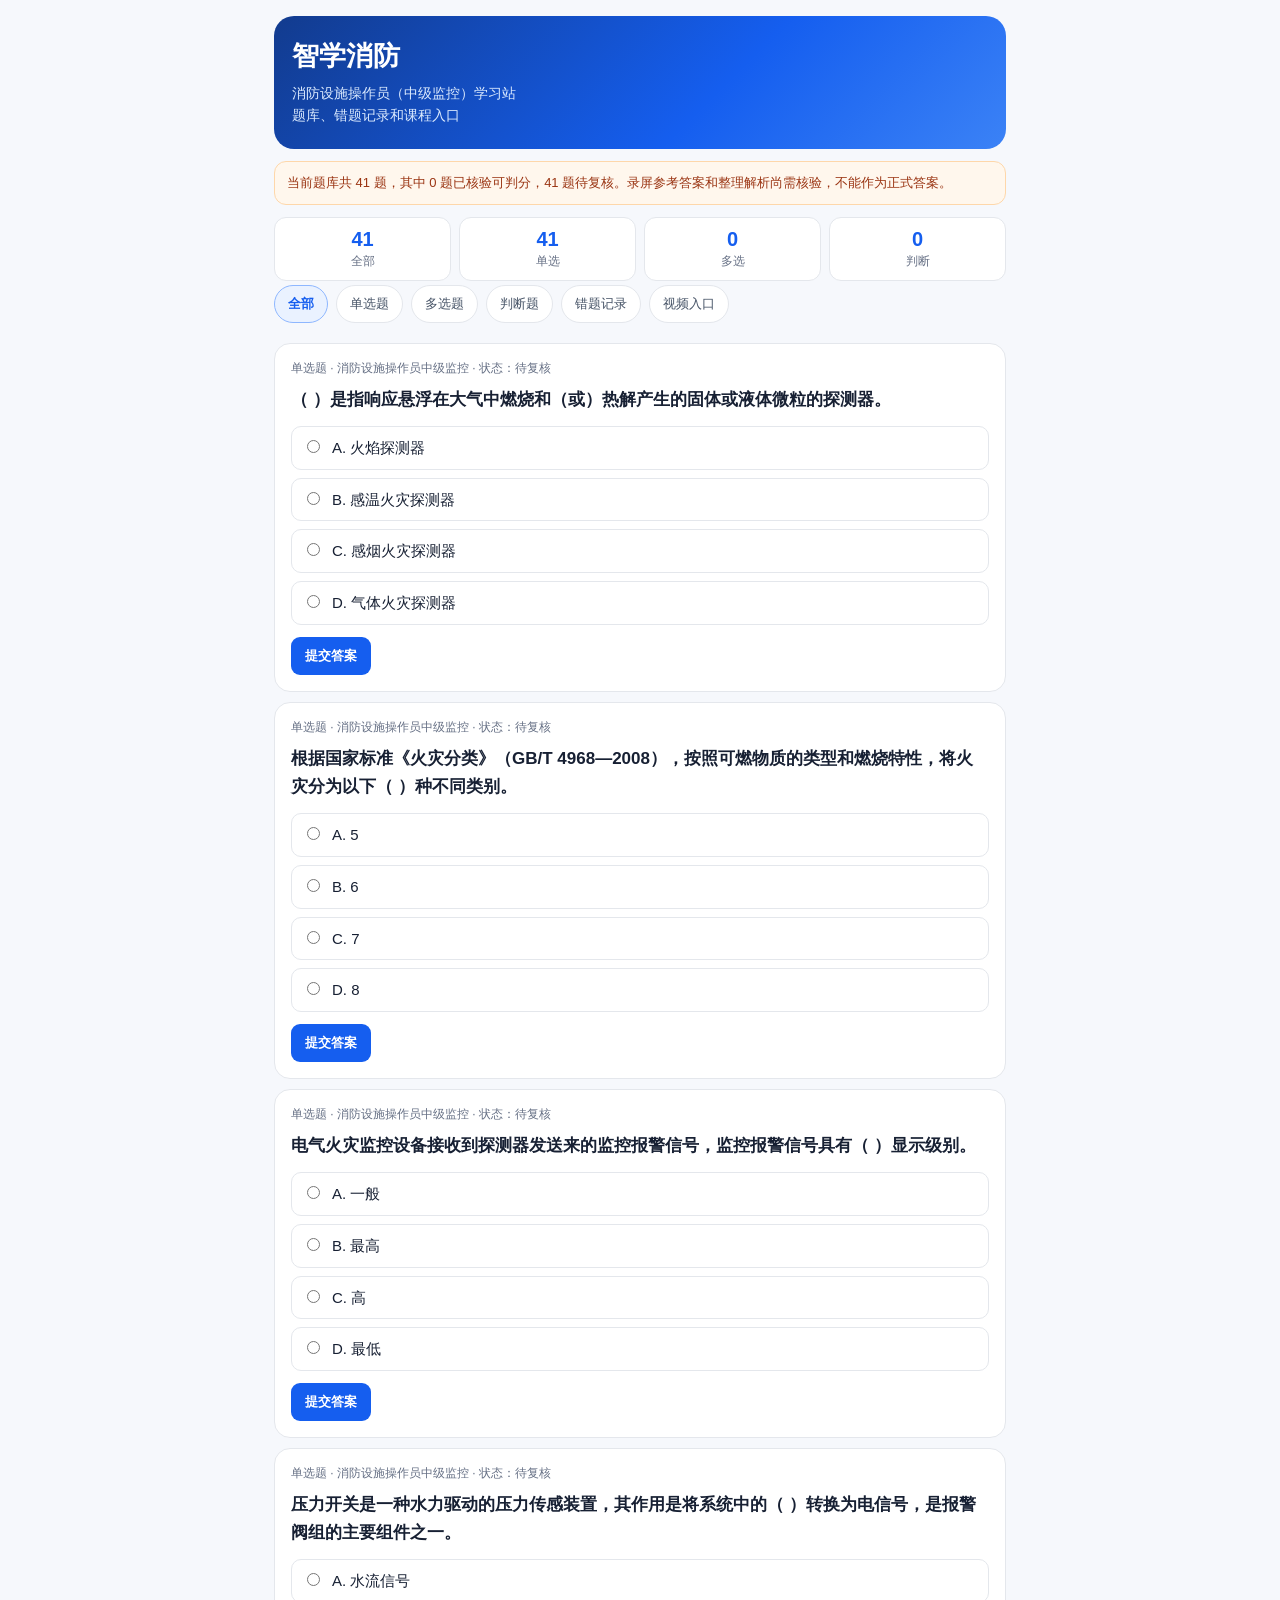
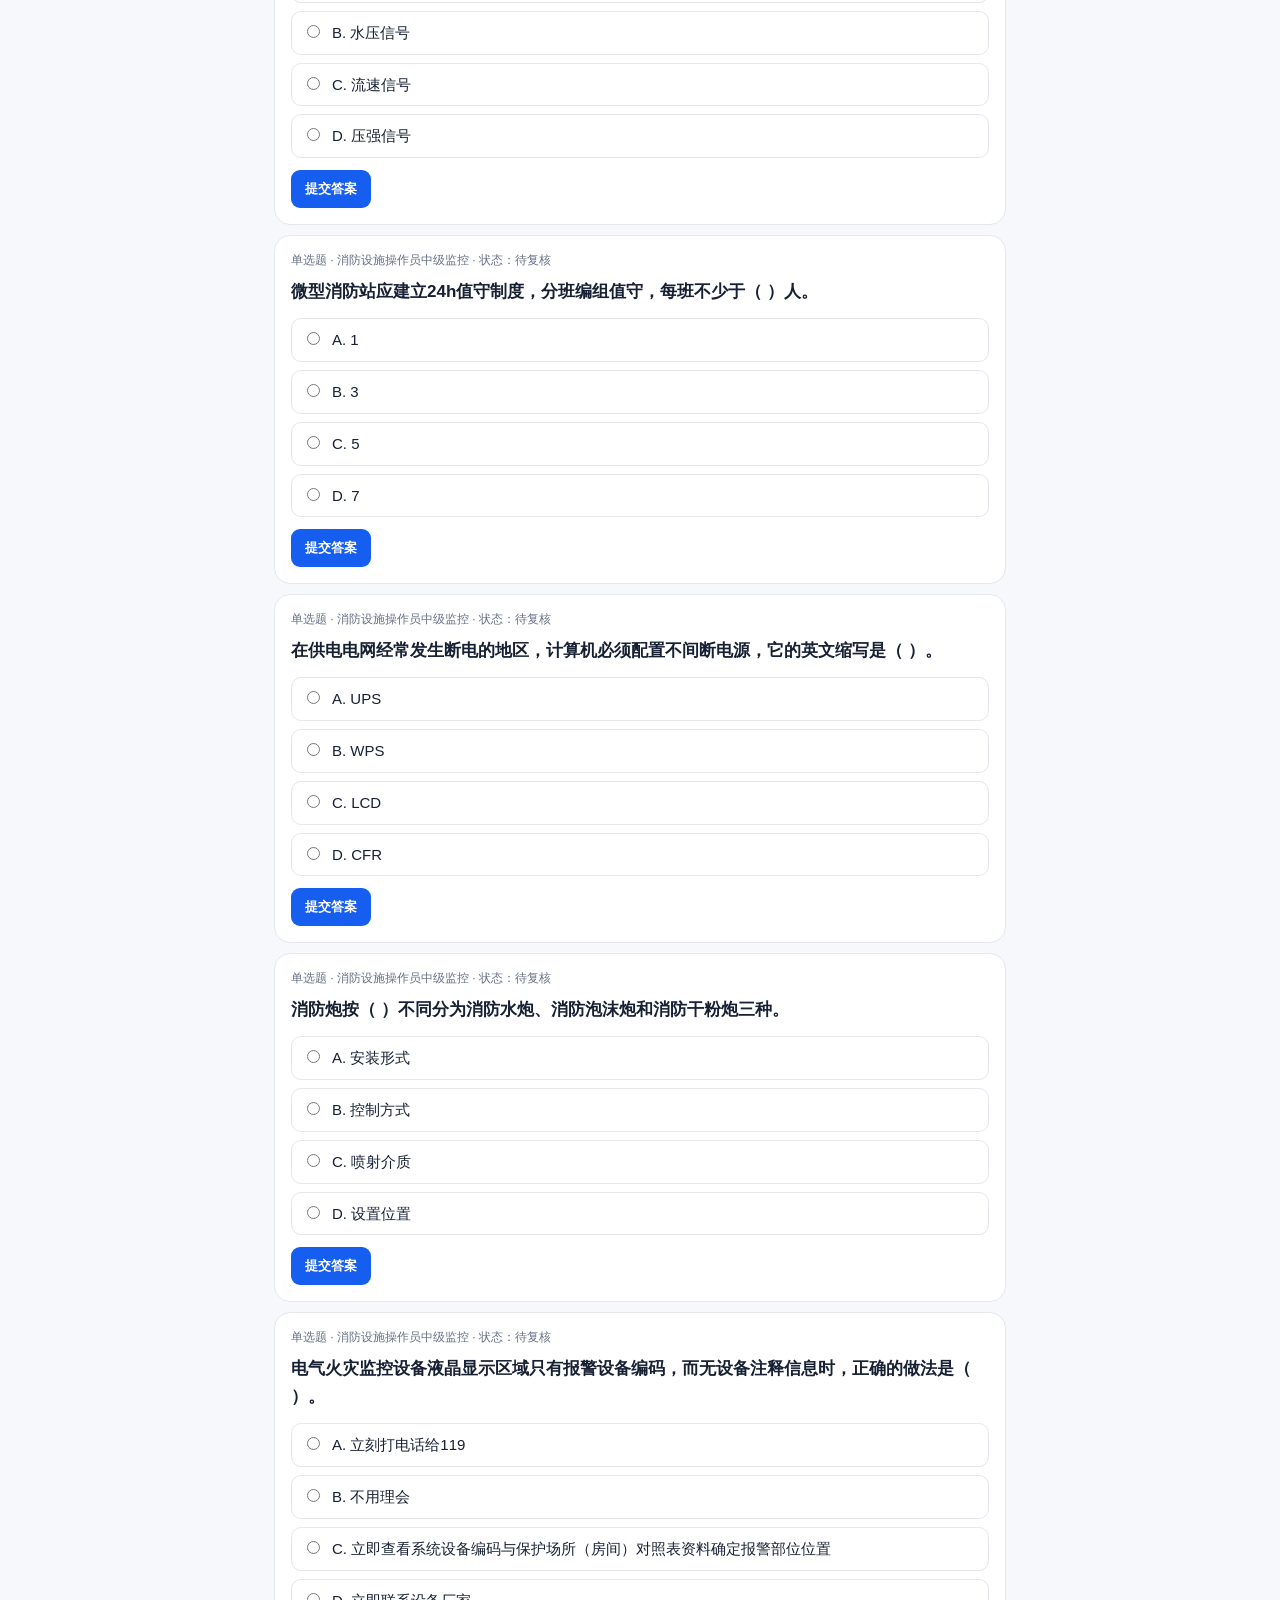
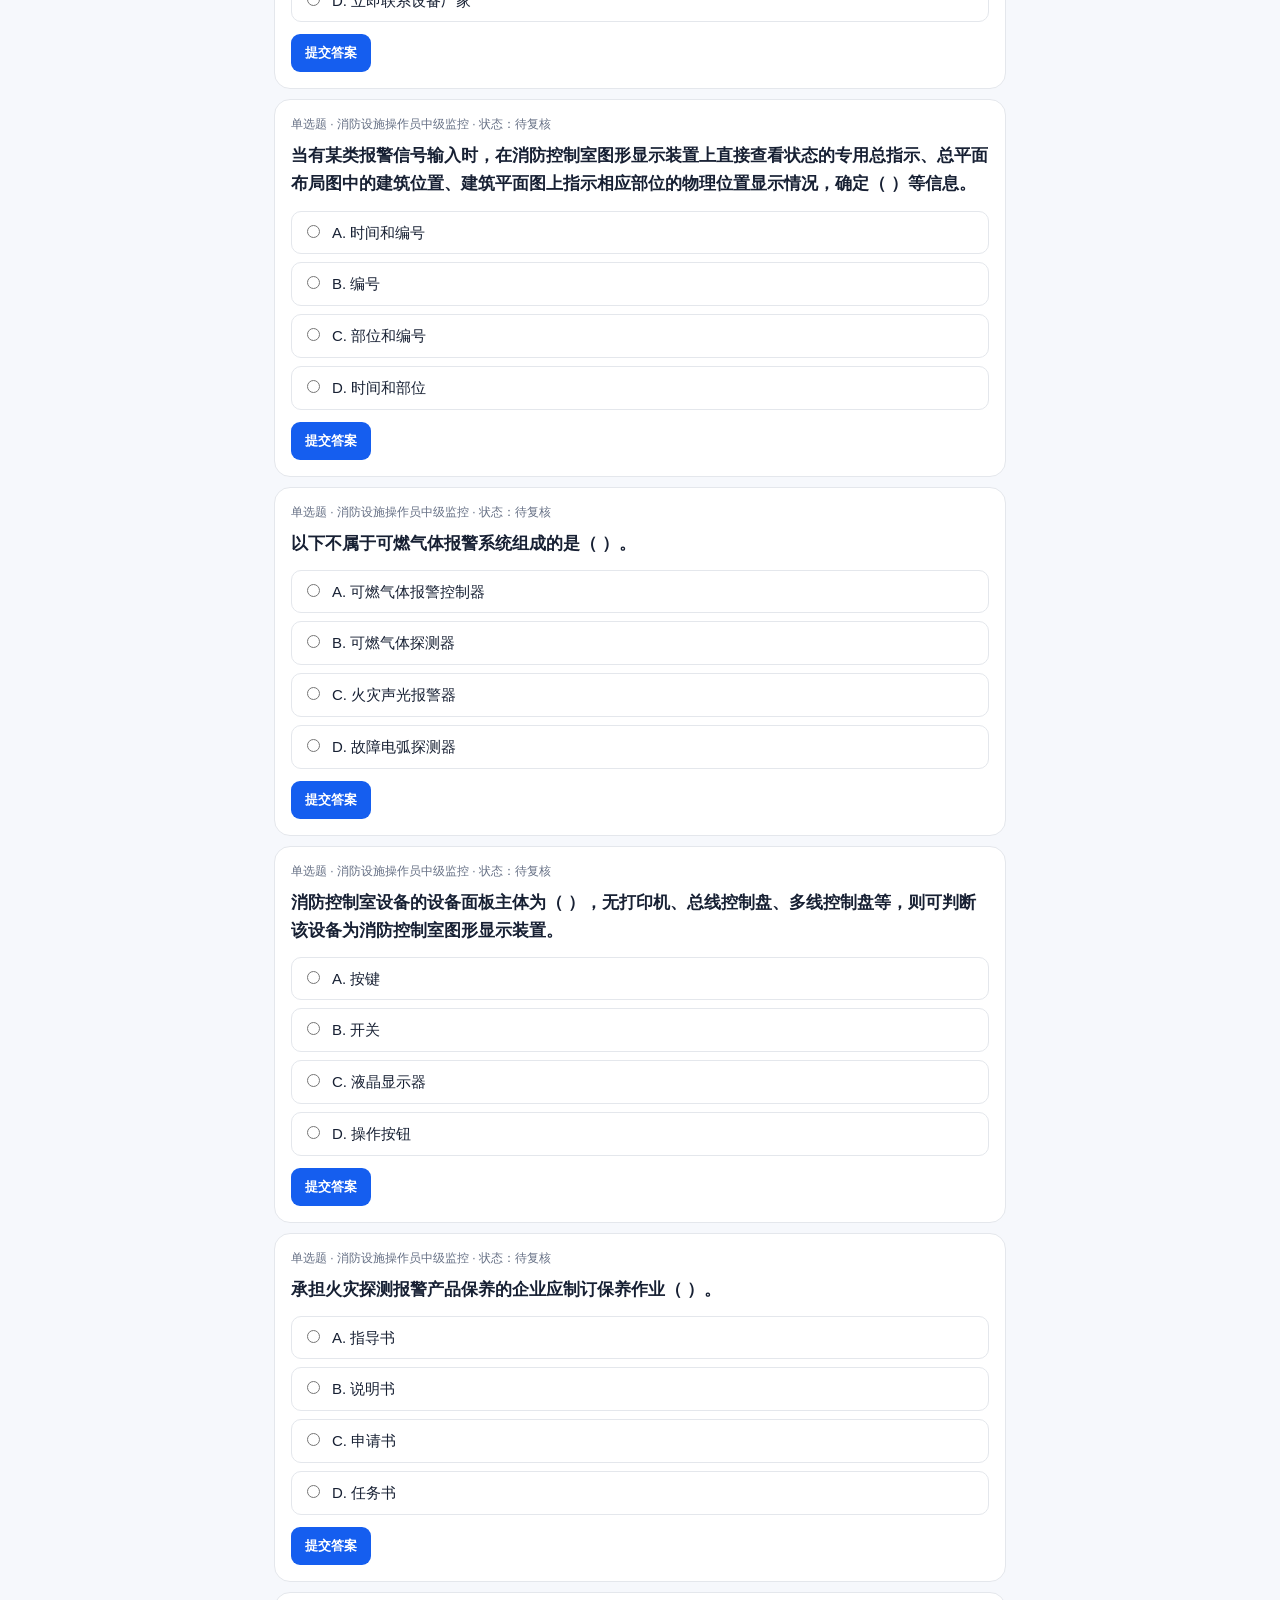
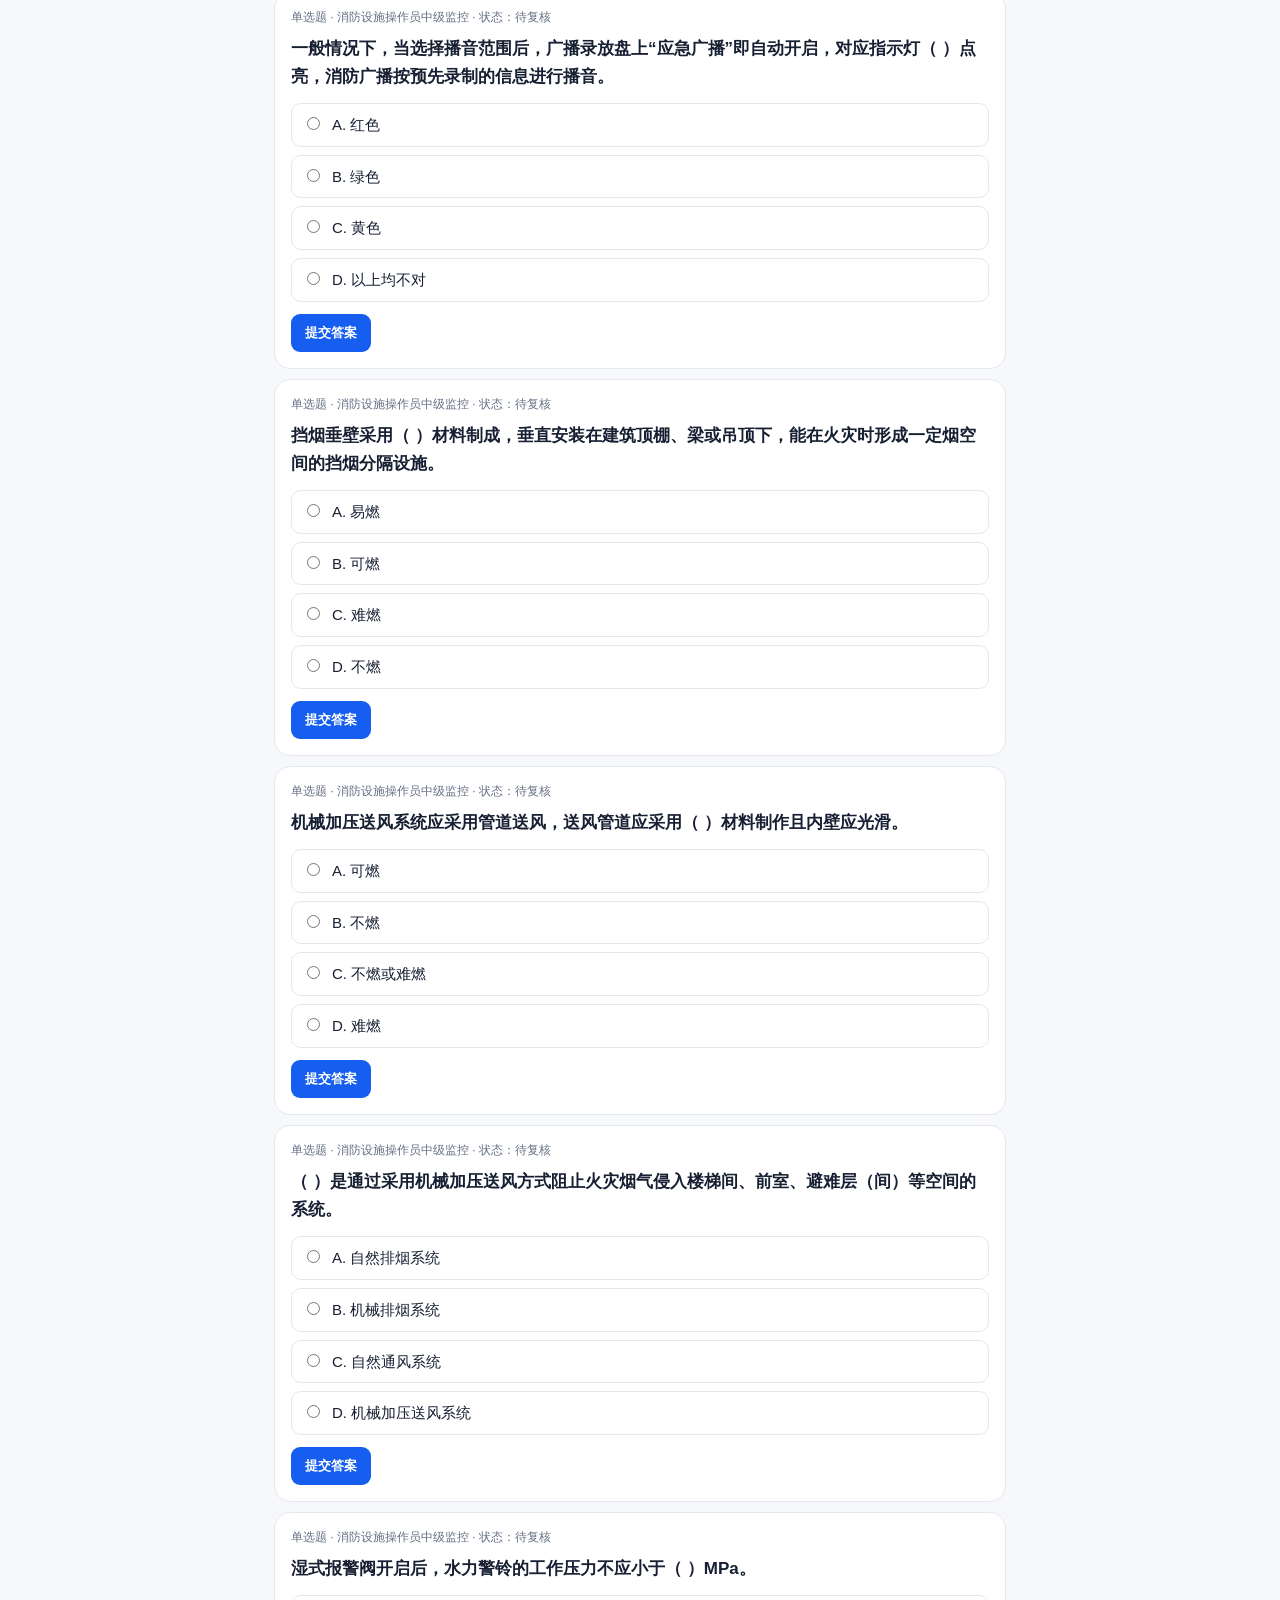
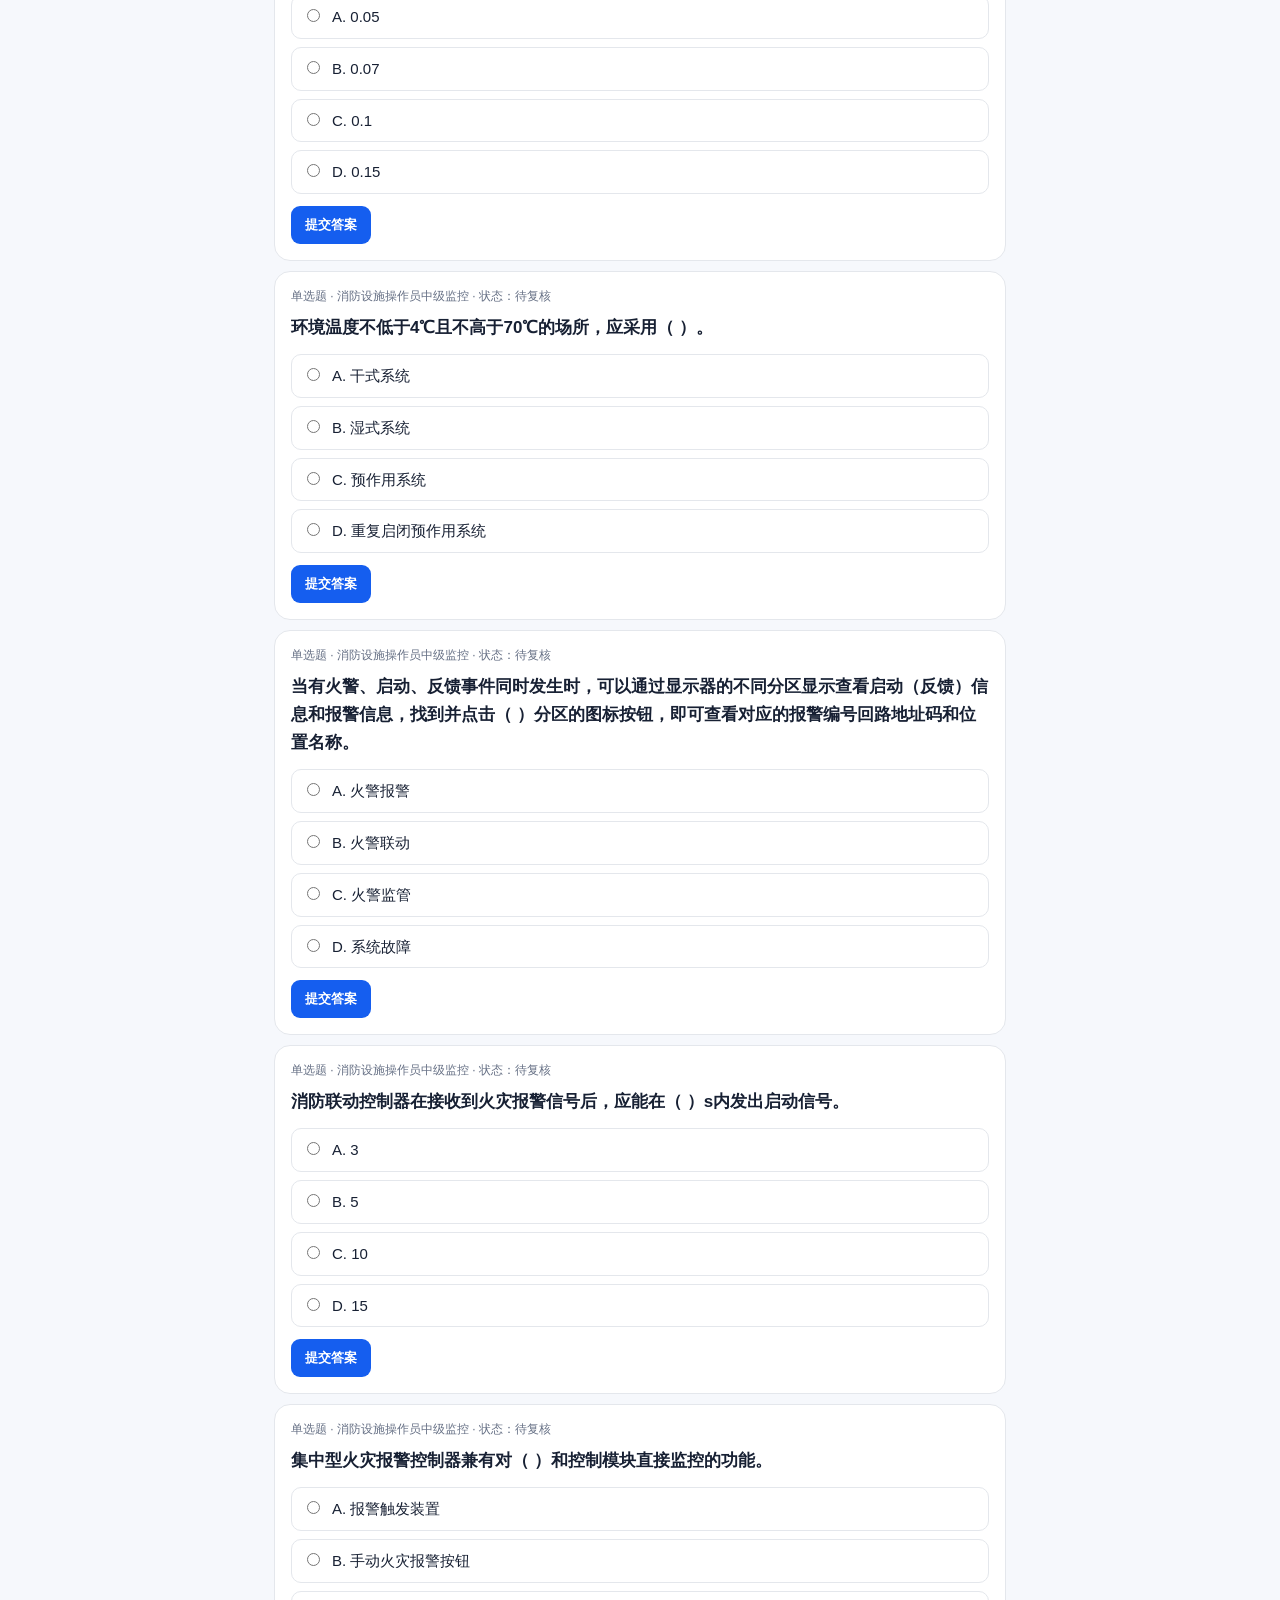
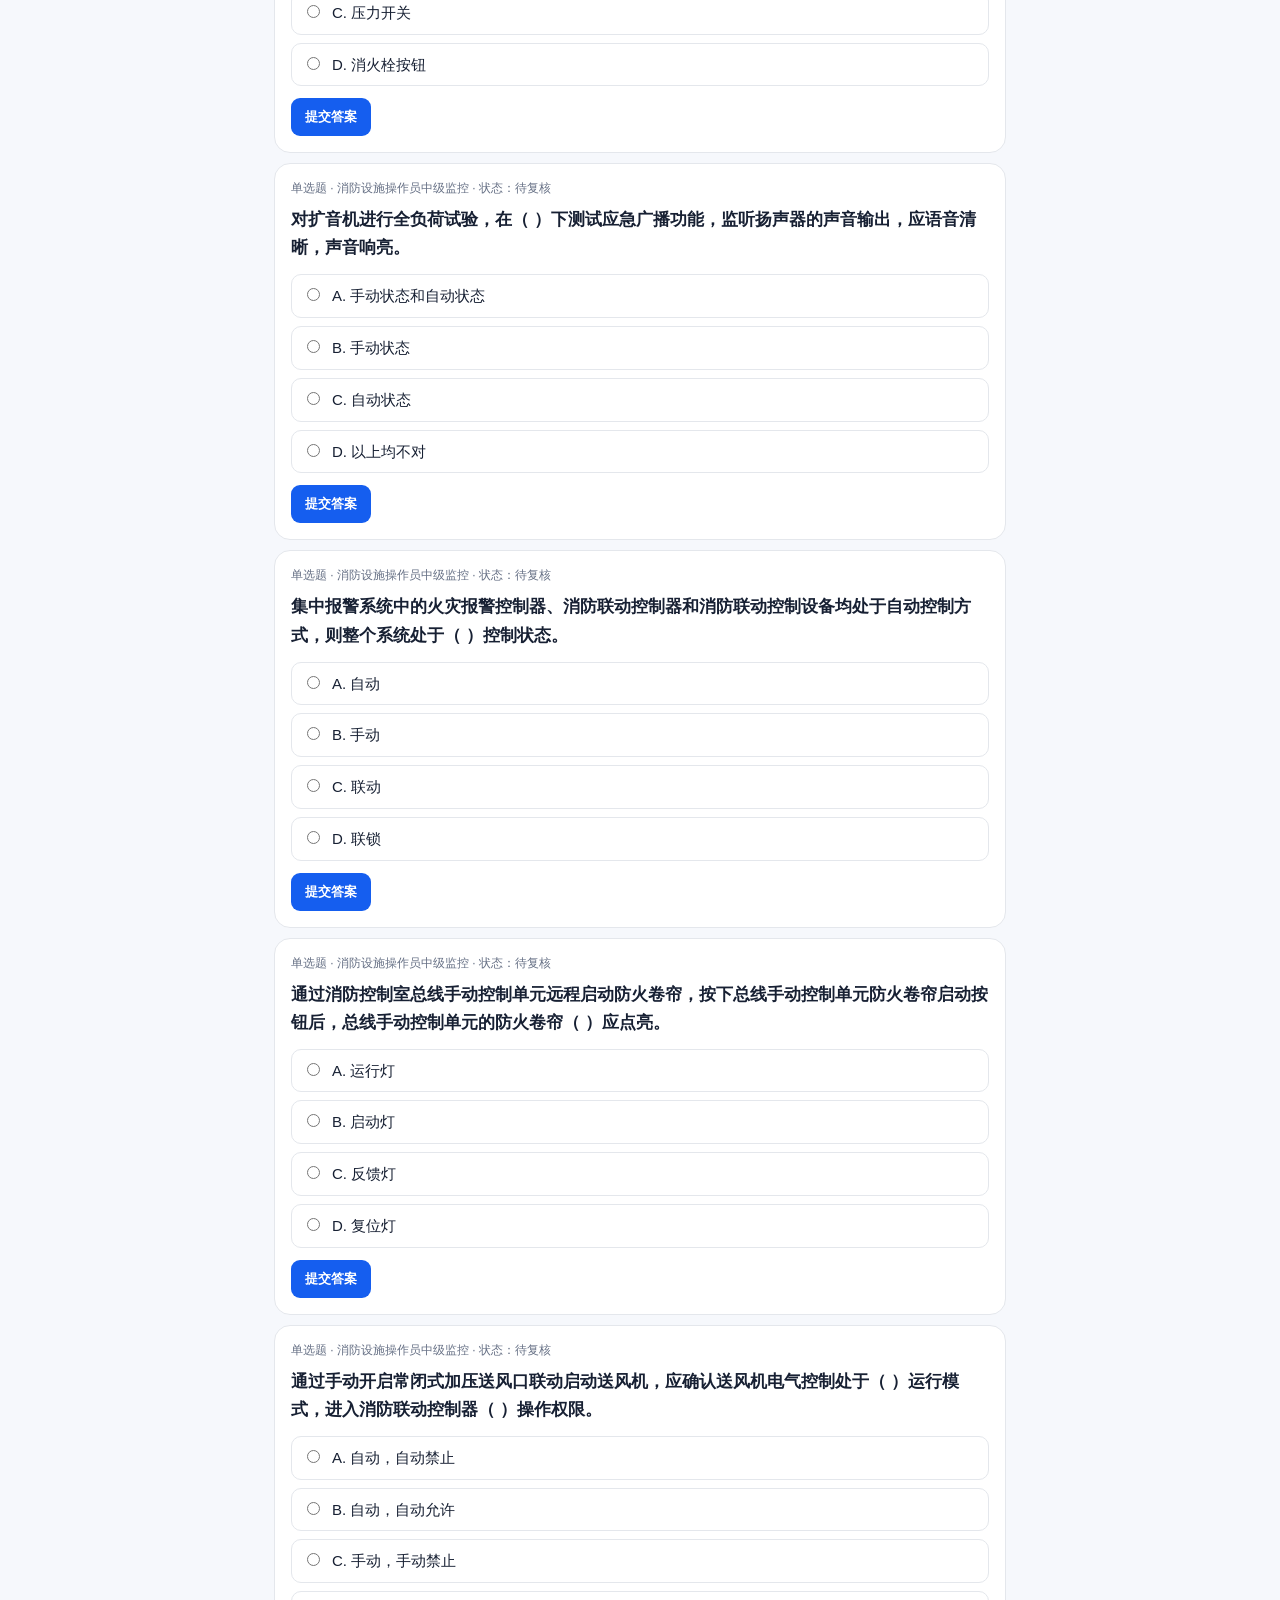
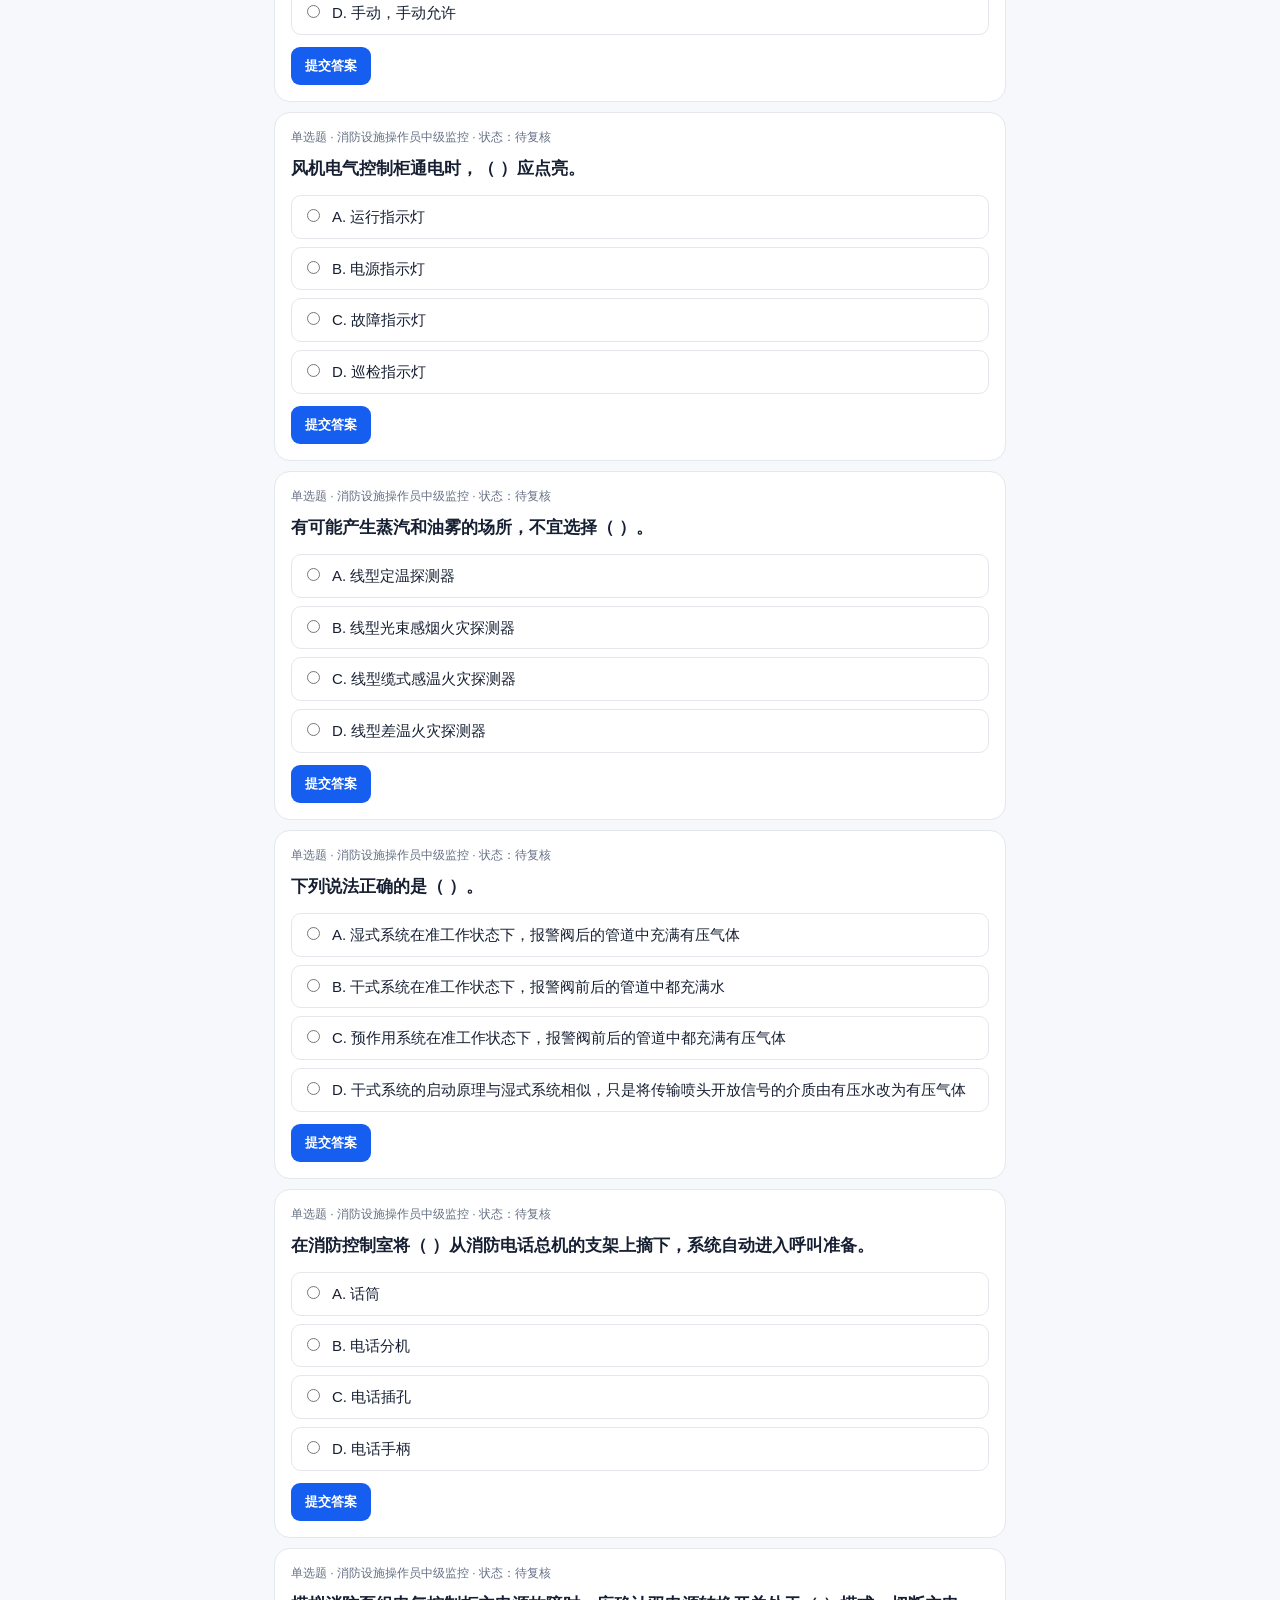
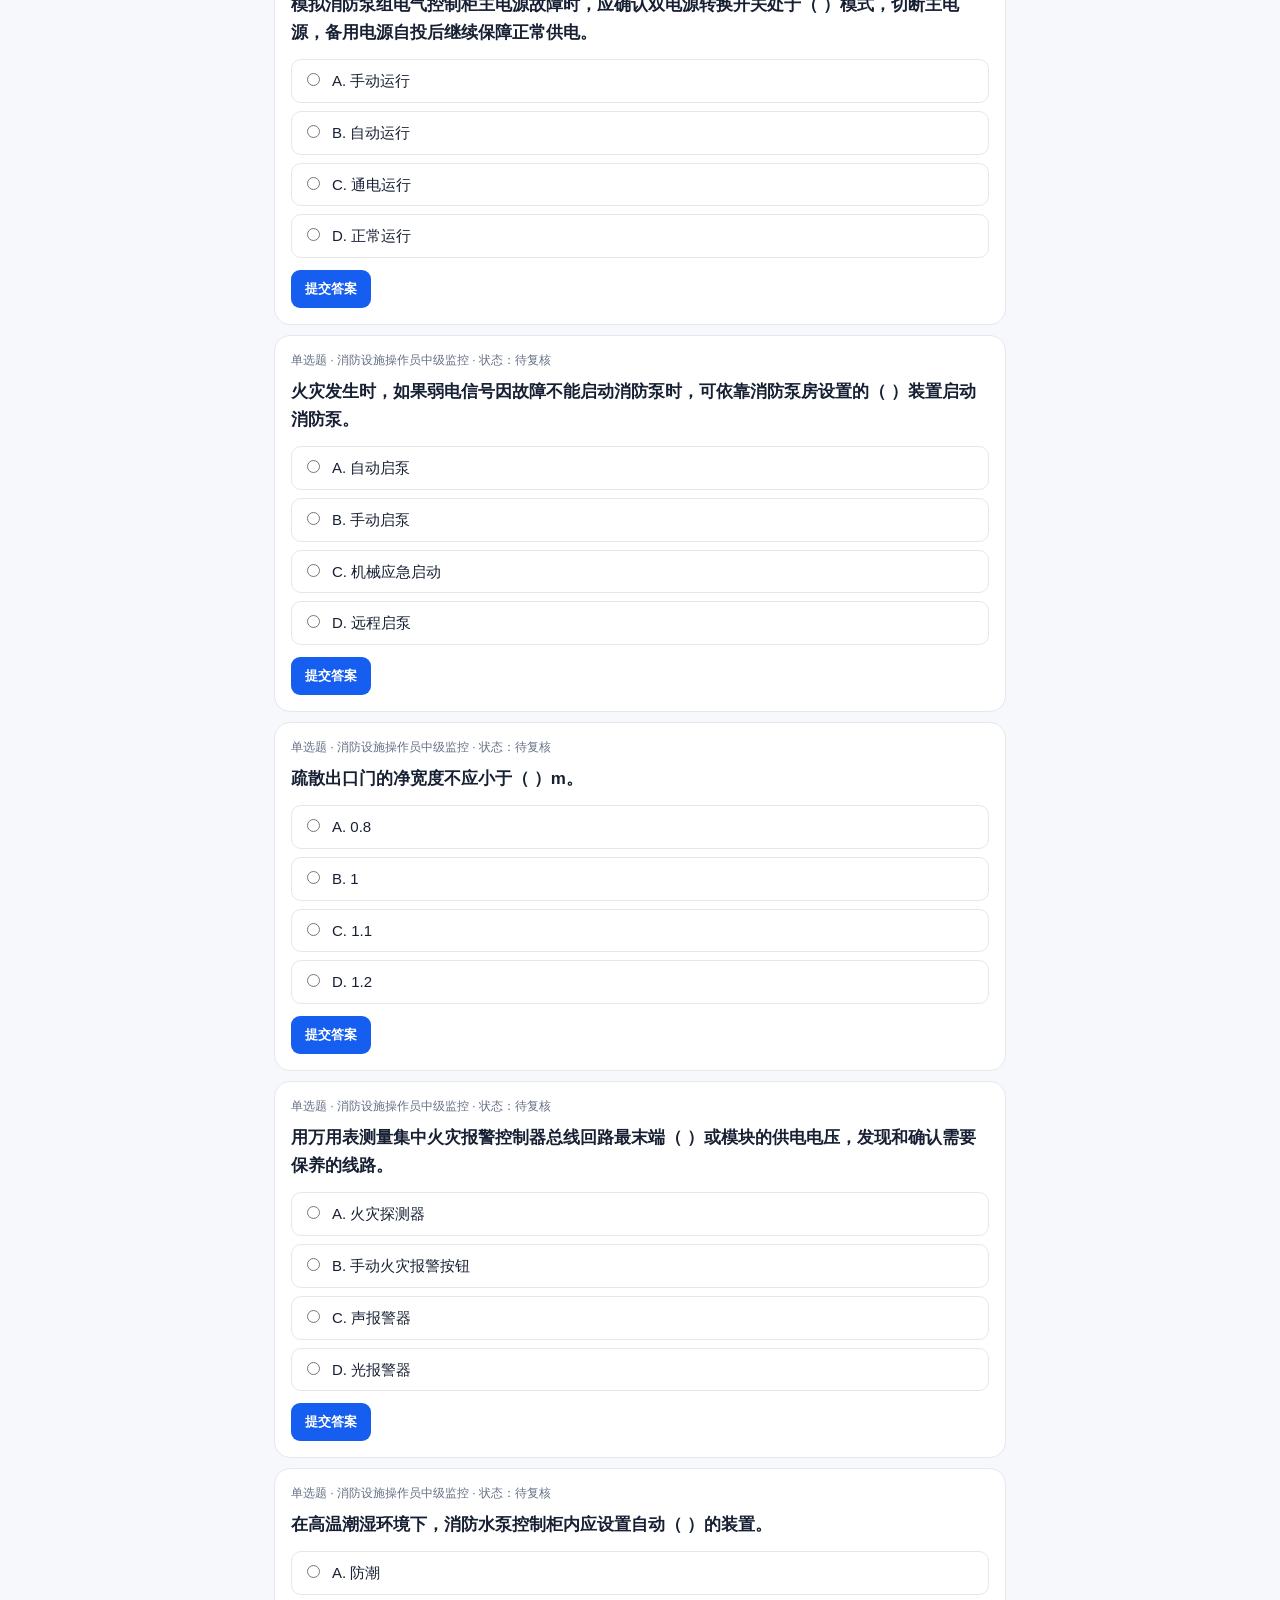
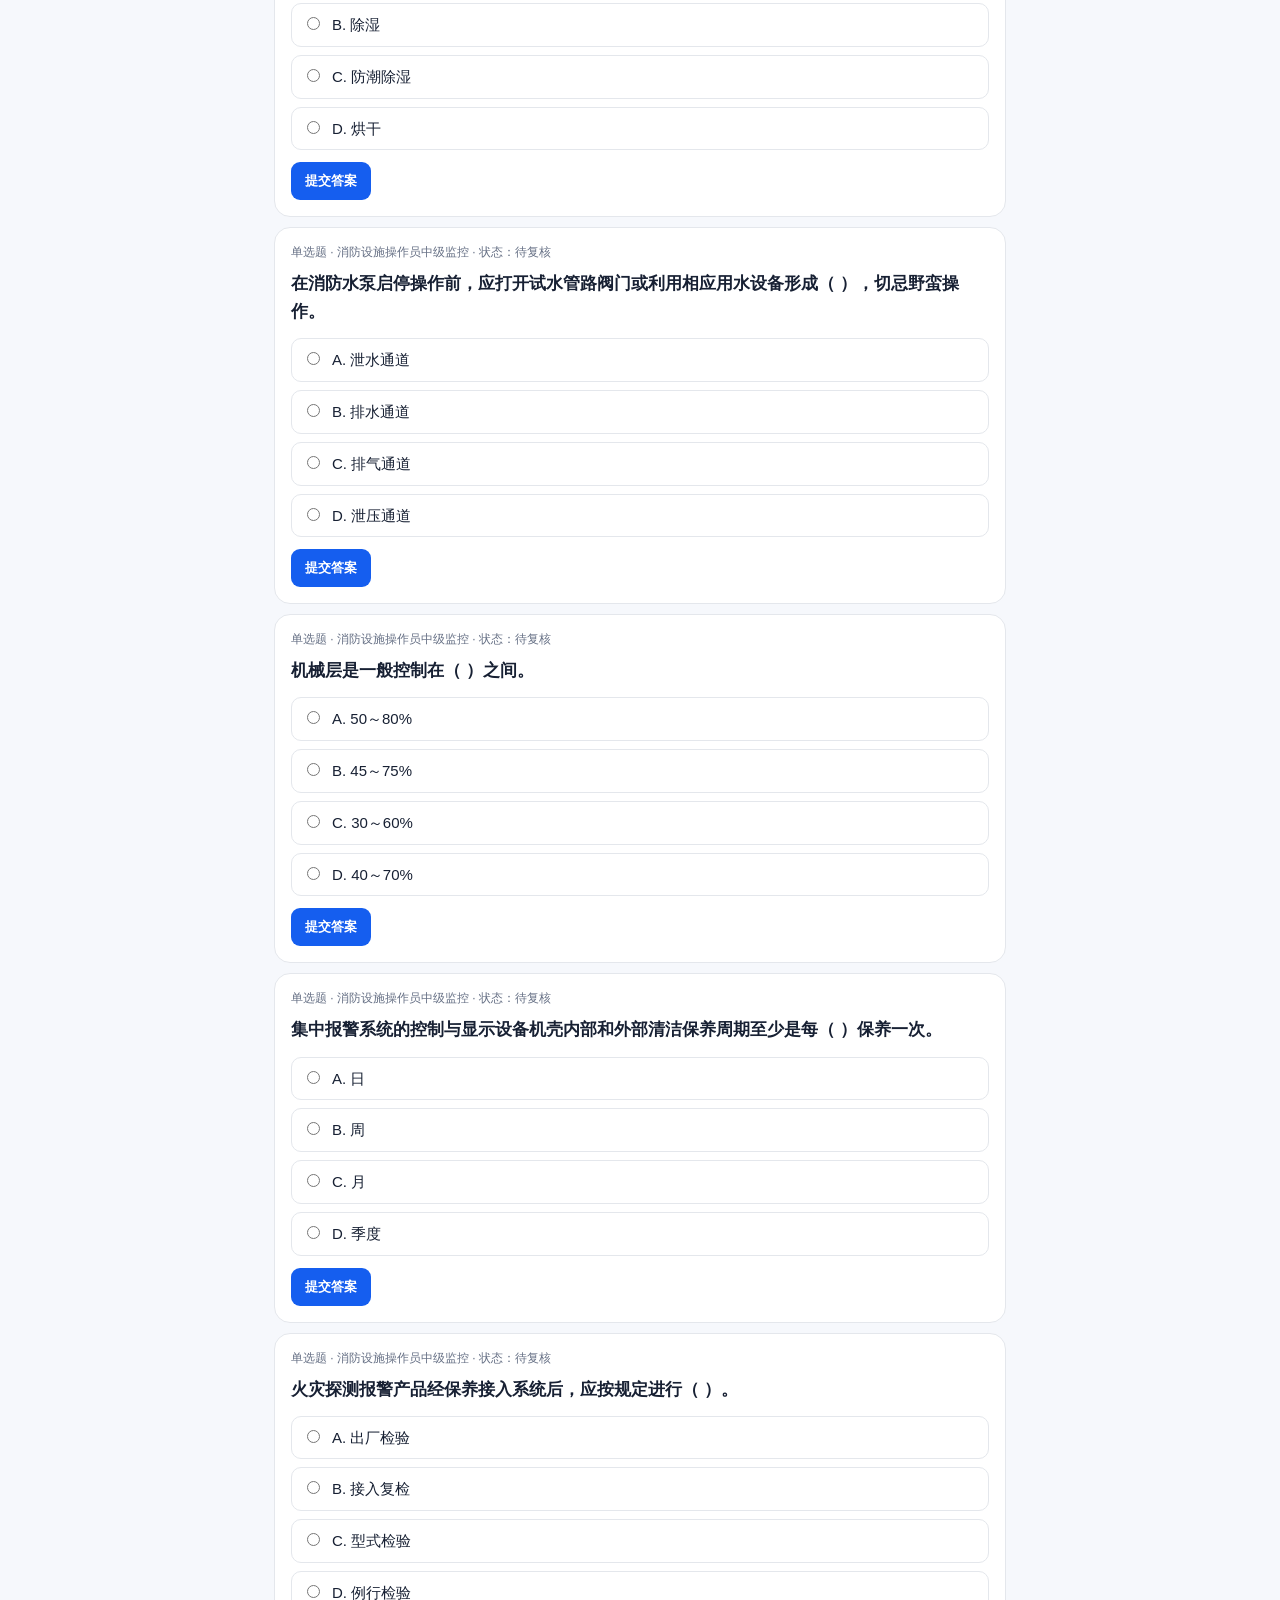
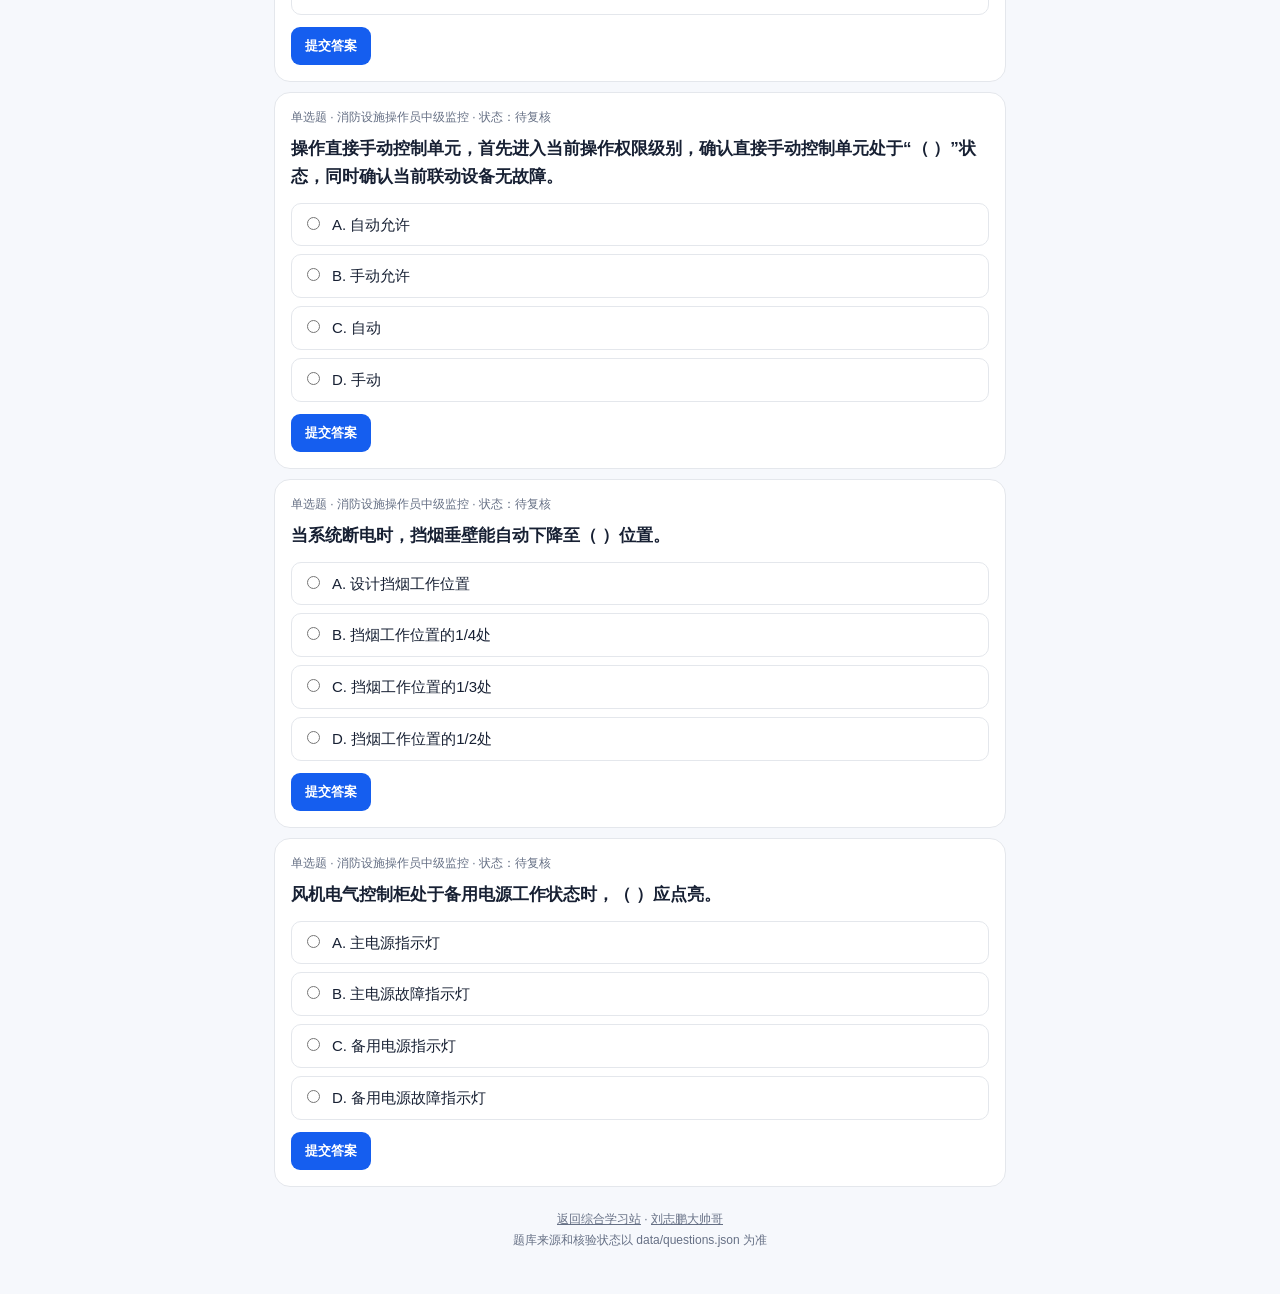
<file: index.html>
<!doctype html>
<html lang="zh-CN">
<head>
<meta charset="utf-8"><meta name="viewport" content="width=device-width,initial-scale=1,viewport-fit=cover">
<title>智学消防｜中级监控题库</title>
<style>
:root{--blue:#155eef;--ink:#172033;--muted:#667085;--line:#e4e7ec;--bg:#f6f8fc;--card:#fff;--warn:#b54708;--ok:#067647}
*{box-sizing:border-box}body{margin:0;background:var(--bg);color:var(--ink);font-family:-apple-system,BlinkMacSystemFont,"PingFang SC","Microsoft YaHei",sans-serif}a{color:inherit}.wrap{max-width:760px;margin:auto;padding:16px 14px 42px}.hero{background:linear-gradient(135deg,#123b8e,#155eef 60%,#3b82f6);color:#fff;border-radius:20px;padding:22px 18px;margin-bottom:12px}.hero h1{font-size:27px;margin:0 0 8px}.hero p{margin:0;color:#dbeafe;font-size:14px;line-height:1.6}.notice{background:#fff7ed;border:1px solid #fed7aa;color:#9a3412;border-radius:12px;padding:11px 12px;font-size:13px;line-height:1.55;margin:12px 0}.tabs{display:flex;gap:8px;overflow:auto;padding:4px 0 10px;position:sticky;top:0;background:var(--bg);z-index:2}.tabs button,.action{border:1px solid var(--line);background:#fff;border-radius:999px;padding:9px 13px;white-space:nowrap;color:#475467}.tabs button.active{background:#eaf2ff;border-color:#8eb7ff;color:#155eef;font-weight:700}.panel,.question,.video{background:var(--card);border:1px solid var(--line);border-radius:16px;padding:16px;margin:10px 0}.stats{display:grid;grid-template-columns:repeat(4,1fr);gap:8px}.stat{background:#fff;border:1px solid var(--line);border-radius:12px;padding:10px 6px;text-align:center}.stat b{display:block;font-size:20px;color:var(--blue)}.stat span{font-size:12px;color:var(--muted)}.meta{font-size:12px;color:var(--muted);margin-bottom:9px}.qtext{font-size:17px;line-height:1.65;font-weight:650;margin:0 0 12px}.options{display:grid;gap:8px}.option{display:flex;gap:9px;align-items:flex-start;border:1px solid var(--line);border-radius:10px;padding:10px;font-size:15px;line-height:1.45}.option input{margin-top:3px;accent-color:var(--blue)}.row{display:flex;gap:8px;flex-wrap:wrap;align-items:center}.primary{border:0;background:var(--blue);color:#fff;border-radius:9px;padding:10px 14px;font-weight:700}.ghost{border:1px solid var(--line);background:#fff;border-radius:9px;padding:9px 12px}.result{margin-top:12px;border-radius:10px;padding:10px;font-size:14px;line-height:1.6}.result.ok{background:#ecfdf3;color:var(--ok)}.result.bad{background:#fff1f2;color:#b42318}.result.pending{background:#fffaeb;color:var(--warn)}.empty{text-align:center;color:var(--muted);padding:26px 10px}.small{font-size:12px;color:var(--muted);line-height:1.6}.video strong{display:block;margin-bottom:6px}.video a{display:inline-block;margin-top:8px;color:var(--blue);font-size:14px}.footer{margin-top:22px;color:var(--muted);font-size:12px;text-align:center;line-height:1.8}
</style>
</head>
<body>
<div class="wrap">
<header class="hero"><h1>智学消防</h1><p>消防设施操作员（中级监控）学习站<br>题库、错题记录和课程入口</p></header>
<div class="notice" id="notice">正在加载题库。待复核内容只能用于整理，不能视为正式标准答案。</div>
<section class="stats" aria-label="题库统计"><div class="stat"><b id="allCount">0</b><span>全部</span></div><div class="stat"><b id="singleCount">0</b><span>单选</span></div><div class="stat"><b id="multipleCount">0</b><span>多选</span></div><div class="stat"><b id="judgeCount">0</b><span>判断</span></div></section>
<nav class="tabs" aria-label="题型导航"><button class="active" data-filter="all">全部</button><button data-filter="single">单选题</button><button data-filter="multiple">多选题</button><button data-filter="judge">判断题</button><button data-filter="wrong">错题记录</button><button data-filter="videos">视频入口</button></nav>
<main id="content"></main>
<footer class="footer"><a href="https://2010153875qq.github.io/zhixue/">返回综合学习站</a> · <a href="liuzhipeng/">刘志鹏大帅哥</a><br>题库来源和核验状态以 data/questions.json 为准</footer>
</div>
<script>
const wrongKey='zhixue-fire-wrong';let db={questions:[],videos:[]};let current='all';let wrong=new Set();
try{const saved=JSON.parse(localStorage.getItem(wrongKey)||'[]');if(Array.isArray(saved))wrong=new Set(saved.filter(id=>typeof id==='string'))}catch(e){/* 保留原有数据，不因损坏记录阻止题库加载 */}
const labels={single:'单选题',multiple:'多选题',judge:'判断题'};
function saveWrong(){try{localStorage.setItem(wrongKey,JSON.stringify([...wrong]));return true}catch(e){return false}}
function esc(v){return String(v??'').replace(/[&<>"']/g,m=>({'&':'&amp;','<':'&lt;','>':'&gt;','"':'&quot;',"'":'&#39;'}[m]))}
function answerText(q){return Array.isArray(q.answer)?q.answer.join('、'):String(q.answer??'')}
function optionsFor(q){return Array.isArray(q.options)&&q.options.length?q.options:q.type==='judge'?['A. 正确','B. 错误']:[]}
function answerFor(q){if(q.type==='multiple'&&!Array.isArray(q.answer))return [];const a=Array.isArray(q.answer)?q.answer:typeof q.answer==='string'?[q.answer]:[];return a.map(x=>typeof x==='string'?x.trim().toUpperCase():'')}
function scoreable(q){const opts=optionsFor(q),a=answerFor(q);return q.answerStatus==='verified'&&['single','multiple','judge'].includes(q.type)&&opts.length>=2&&opts.length<=26&&opts.every(o=>typeof o==='string'&&o.trim())&&a.length>=(q.type==='multiple'?2:1)&&(q.type==='multiple'||a.length===1)&&new Set(a).size===a.length&&a.every(x=>/^[A-Z]$/.test(x)&&x.charCodeAt(0)-65<opts.length)}
function renderStats(){for(const [id,n] of [['allCount',db.questions.length],['singleCount',db.questions.filter(q=>q.type==='single').length],['multipleCount',db.questions.filter(q=>q.type==='multiple').length],['judgeCount',db.questions.filter(q=>q.type==='judge').length]])document.getElementById(id).textContent=n;const verified=db.questions.filter(scoreable).length;document.getElementById('notice').textContent='当前题库共 '+db.questions.length+' 题，其中 '+verified+' 题已核验可判分，'+(db.questions.length-verified)+' 题待复核。录屏参考答案和整理解析尚需核验，不能作为正式答案。'}
function render(){if(current==='videos')return renderVideos();let qs=current==='wrong'?db.questions.filter(q=>wrong.has(q.id)&&scoreable(q)):current==='all'?db.questions:db.questions.filter(q=>q.type===current);const root=document.getElementById('content');if(!qs.length){root.innerHTML='<section class="panel empty"><strong>'+ (current==='wrong'?'暂无错题记录':'暂无可显示题目')+'</strong><p class="small">'+(current==='wrong'?'待复核题不判对错，不会自动加入错题。':'题库数据为空或当前分类还没有题目。导入后刷新页面即可读取。')+'</p></section>';return}root.innerHTML=qs.map(q=>card(q)).join('');root.querySelectorAll('.question').forEach(el=>{const q=db.questions.find(item=>item.id===el.dataset.id);el.querySelector('.submit').onclick=()=>check(el,q);const mark=el.querySelector('.mark');if(mark)mark.onclick=()=>{wrong.has(q.id)?wrong.delete(q.id):wrong.add(q.id);if(!saveWrong()){const box=el.querySelector('.result');box.hidden=false;box.className='result pending';box.textContent='浏览器未能保存错题记录，请检查浏览器设置。';return}if(current==='wrong')render();else mark.textContent=wrong.has(q.id)?'移出错题':'加入错题'}})}
function card(q){const opts=optionsFor(q).map((o,i)=>`<label class="option"><input type="${q.type==='multiple'?'checkbox':'radio'}" name="q-${esc(q.id)}" value="${esc(String.fromCharCode(65+i))}"><span>${esc(o)}</span></label>`).join('');const ready=scoreable(q);const state=ready?'已核验':q.answerStatus==='verified'?'待复核（答案格式异常）':'待复核';return `<article class="question" data-id="${esc(q.id)}"><div class="meta">${esc(labels[q.type]||q.type||'未分类')} · ${esc(q.category||'消防学习')} · 状态：${state}</div><p class="qtext">${esc(q.question||'未填写题干')}</p><div class="options">${opts||'<span class="small">暂无选项</span>'}</div><div class="row" style="margin-top:12px"><button class="primary submit">提交答案</button>${ready?`<button class="ghost mark">${wrong.has(q.id)?'移出错题':'加入错题'}</button>`:''}</div><div class="result" hidden></div></article>`}
function check(el,q){const picked=[...el.querySelectorAll('input:checked')].map(x=>x.value).sort();const box=el.querySelector('.result');box.hidden=false;if(!scoreable(q)){box.className='result pending';const recorded=Array.isArray(q.recordedAnswer)?q.recordedAnswer.join('、'):String(q.recordedAnswer??'');box.innerHTML='本题答案待复核，不能据此判定对错，也不会自动加入错题。'+(recorded?'<br>录屏记录的参考答案（待复核）：'+esc(recorded):'')+(q.reviewNote?'<br>'+esc(q.reviewNote):'')+(q.explanation?'<br>既有整理解析（待核验）：'+esc(q.explanation):'');return}if(!picked.length){box.className='result pending';box.textContent='请先选择答案。';return}const correct=answerFor(q).sort();const ok=JSON.stringify(picked)===JSON.stringify(correct);box.className='result '+(ok?'ok':'bad');box.innerHTML=(ok?'回答正确。':'回答不正确。')+' 已核验答案：'+esc(answerText(q))+(q.explanation?'<br>解析：'+esc(q.explanation):'');if(!ok){wrong.add(q.id);const mark=el.querySelector('.mark');if(mark)mark.textContent='移出错题';if(!saveWrong())box.innerHTML+='<br>浏览器未能保存错题记录，请检查浏览器设置。'}}
function renderVideos(){const root=document.getElementById('content');const vs=db.videos||[];if(!vs.length){root.innerHTML='<section class="panel empty"><strong>暂无视频课程</strong><p class="small">videos/ 目录当前没有 MP4。上传后在 data/questions.json 的 videos 数组填写路径。</p></section>';return}root.innerHTML=vs.map(v=>`<article class="video"><strong>${esc(v.title||'未命名视频')}</strong><span class="small">${v.status==='not_uploaded'?'尚未上传视频文件':'课程入口'}</span>${v.status==='not_uploaded'?'':'<a href="'+esc(v.path||'#')+'">打开视频</a>'}</article>`).join('')}
document.querySelectorAll('.tabs button').forEach(b=>b.onclick=()=>{document.querySelectorAll('.tabs button').forEach(x=>x.classList.remove('active'));b.classList.add('active');current=b.dataset.filter;render()});
fetch('data/questions.json',{cache:'no-store'}).then(r=>r.ok?r.json():Promise.reject()).then(x=>{db=x||{};db.questions=Array.isArray(db.questions)?db.questions:[];db.videos=Array.isArray(db.videos)?db.videos:[];renderStats();render()}).catch(()=>{document.getElementById('notice').textContent='题库文件加载失败，请检查网络和发布状态。';document.getElementById('content').innerHTML='<section class="panel empty"><strong>题库文件加载失败</strong><p class="small">请确认 GitHub Pages 已发布 main 分支根目录，且 data/questions.json 路径存在。</p></section>'});
</script>
</body></html>
</file>
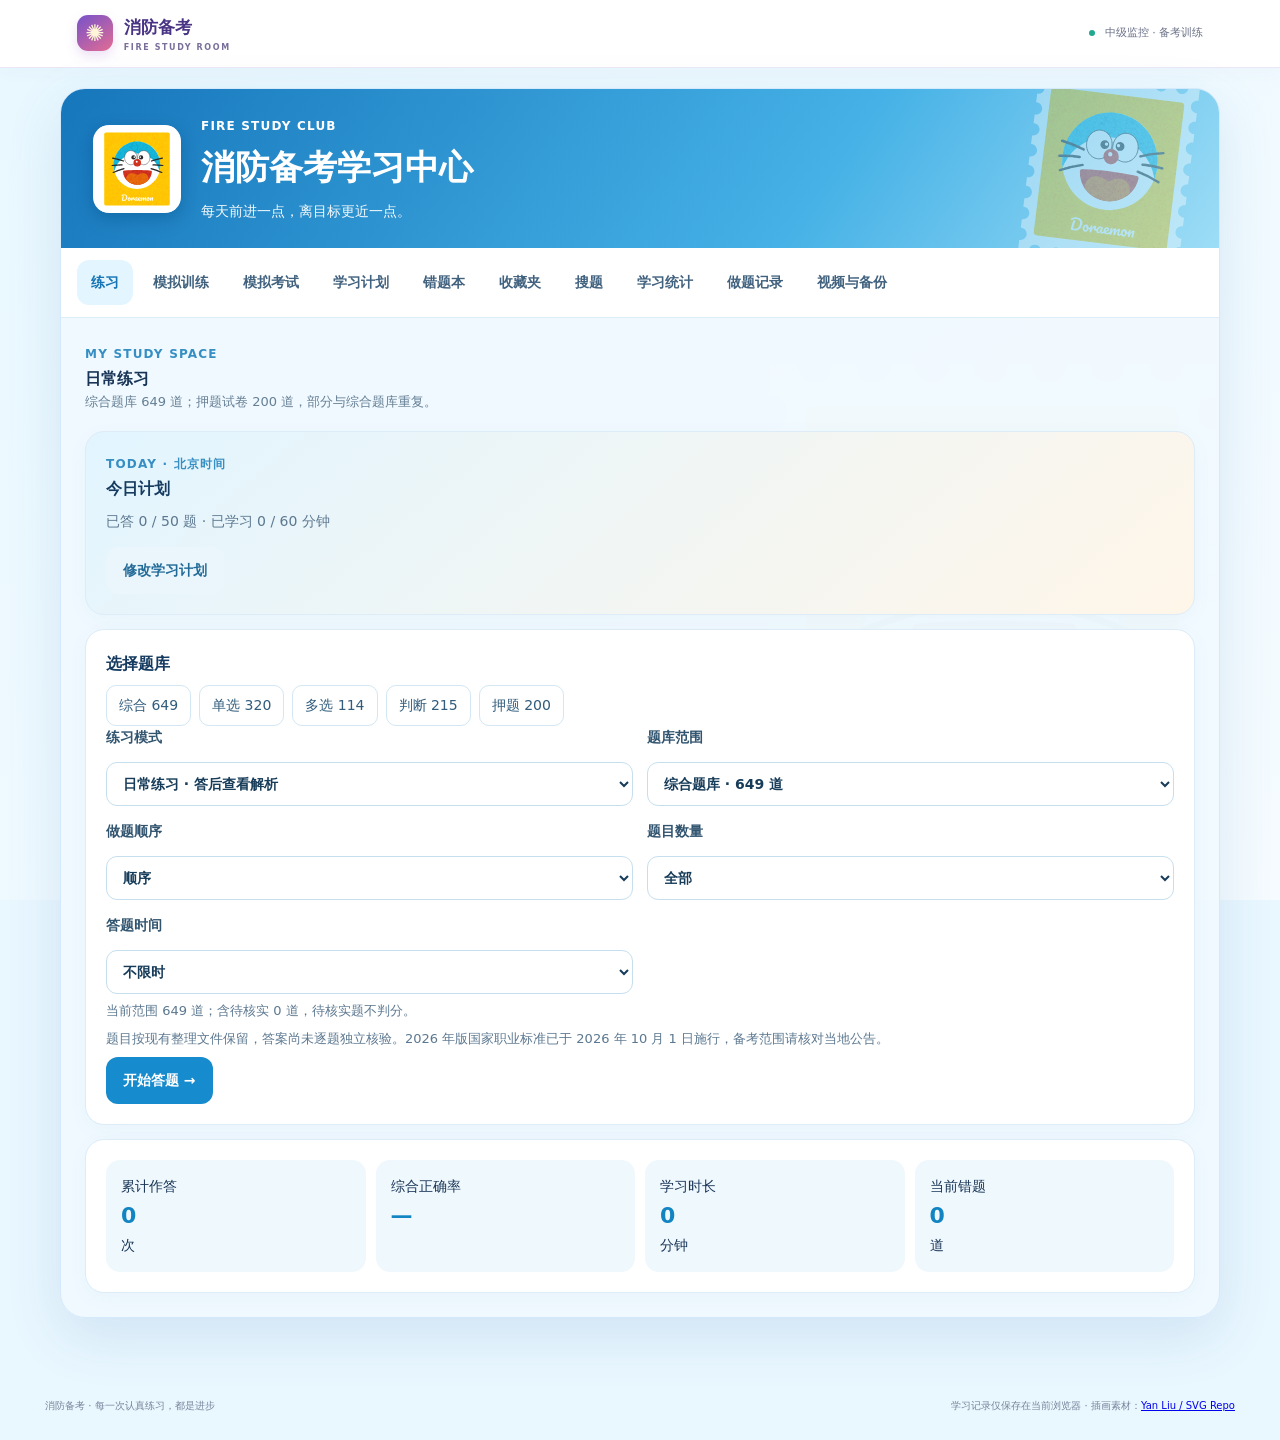
<file: exam/index.html>
<!doctype html><html lang="zh-CN"><head><meta charset="utf-8"><meta name="viewport" content="width=device-width,initial-scale=1"><meta name="theme-color" content="#34265f"><link rel="apple-touch-startup-image" media="(device-width: 428px) and (device-height: 926px) and (-webkit-device-pixel-ratio: 3) and (orientation: portrait) and (prefers-color-scheme: light)" href="startup/1284x2778-light.png"><link rel="apple-touch-startup-image" media="(device-width: 428px) and (device-height: 926px) and (-webkit-device-pixel-ratio: 3) and (orientation: portrait) and (prefers-color-scheme: dark)" href="startup/1284x2778-dark.png"><link rel="apple-touch-startup-image" media="(device-width: 430px) and (device-height: 932px) and (-webkit-device-pixel-ratio: 3) and (orientation: portrait) and (prefers-color-scheme: light)" href="startup/1290x2796-light.png"><link rel="apple-touch-startup-image" media="(device-width: 430px) and (device-height: 932px) and (-webkit-device-pixel-ratio: 3) and (orientation: portrait) and (prefers-color-scheme: dark)" href="startup/1290x2796-dark.png"><link rel="apple-touch-startup-image" media="(device-width: 440px) and (device-height: 956px) and (-webkit-device-pixel-ratio: 3) and (orientation: portrait) and (prefers-color-scheme: light)" href="startup/1320x2868-light.png"><link rel="apple-touch-startup-image" media="(device-width: 440px) and (device-height: 956px) and (-webkit-device-pixel-ratio: 3) and (orientation: portrait) and (prefers-color-scheme: dark)" href="startup/1320x2868-dark.png"><meta name="fire-exam-app" content="offline-v1"><meta name="fire-exam-release" content="study-20261117-v21"><meta name="description" content="消防设施操作员中级监控模拟训练，答题反馈与错题巩固。"><title>消防备考 · 模拟训练</title><style>
:root{--ink:#263b30;--muted:#829184;--green:#264e3d;--line:#e2e8dc;--cream:#f5f6f0;--orange:#c77947}*{box-sizing:border-box}html{scroll-behavior:smooth}body{margin:0;background:#f6f7f2;color:var(--ink);font:14px/1.65 system-ui,-apple-system,'PingFang SC','Microsoft YaHei',sans-serif}button,select{font:inherit}button{cursor:pointer}button:focus-visible,select:focus-visible,a:focus-visible{outline:3px solid #c9985c;outline-offset:3px}[hidden]{display:none!important}.top{height:76px;display:flex;justify-content:space-between;align-items:center;padding:0 max(6vw,calc((100vw - 1250px)/2));background:#fff;border-bottom:1px solid #e8ede5}.brand{display:flex;gap:11px;align-items:center;color:#244638;text-decoration:none;font-size:17px;font-weight:700}.brand-mark{width:39px;height:39px;display:grid;place-items:center;border-radius:11px;background:#234c3d;color:#edd6a5;font-size:27px}.brand small{display:block;font-size:8px;letter-spacing:1.6px;color:#a1ada0}.top-right{font-size:11px;color:#89988a}.online-dot{display:inline-block;width:6px;height:6px;background:#81aa81;border-radius:50%;margin-right:6px}main{max-width:1250px;padding:0 30px;margin:0 auto}.hero{position:relative;display:grid;grid-template-columns:1.15fr .85fr;overflow:hidden;isolation:isolate;background:#1e4639;color:white;border-radius:16px;margin-top:26px;min-height:373px;padding:43px 56px}.hero:before{content:'';position:absolute;inset:0;z-index:-1;background:radial-gradient(circle at 72% 40%,#537a52 0,transparent 35%),radial-gradient(circle at 10% 100%,#3e654b 0,transparent 42%)}.hero-copy{z-index:2;animation:rise .65s both}.kicker,.eyebrow,.micro{font-size:10px;letter-spacing:2px;font-weight:700;color:#9aaf93}.kicker{color:#d0dabd}.kicker span{color:#e8c987;font-size:15px;margin-right:6px}.hero h1{font-family:Georgia,'Songti SC',serif;font-weight:500;font-size:clamp(38px,4.4vw,56px);line-height:1.24;letter-spacing:2px;margin:17px 0}.hero h1 em{font-style:normal;color:#ead3a0}.hero-copy p{color:#c4d5c2;line-height:2;font-size:12px}.light-btn,.primary,.outline,.quiet,.back,.result-actions button,.resume button{border-radius:7px;padding:12px 18px}.light-btn{background:#e8d6af;border:1px solid #e8d6af;color:#284d3e;font-weight:600;margin-top:16px}.light-btn span,.primary span,.outline span{float:right;margin-left:30px}.hero-footer{font-size:10px;color:#aec4ae;margin-top:32px;letter-spacing:1px}.hero-art{position:relative;display:grid;place-items:center}.orbit{position:absolute;width:300px;height:300px;border:1px solid #d4dcb044;border-radius:50%}.orbit.two{width:246px;height:246px;border-style:dashed;animation:spin 38s linear infinite}.paper{width:175px;height:226px;background:#e6d5aa;color:#284f3d;padding:15px;border-radius:8px;transform:rotate(7deg);box-shadow:0 18px 35px #14271e80;animation:float 5s ease-in-out infinite}.paper-head{font-size:8px;letter-spacing:1px;display:flex;justify-content:space-between}.paper-sun{position:absolute;font-size:40px;color:#bb784e;right:18px;top:44px}.paper strong{display:block;font:30px/1.25 Georgia,'Songti SC',serif;letter-spacing:3px;margin-top:39px}.paper-line{margin:14px 0 7px;background:#5e7b60;height:1px}.paper small{font-size:7px;letter-spacing:1px}.art-sticker{position:absolute;right:13%;top:10%;width:76px;height:76px;border-radius:50%;display:grid;place-content:center;text-align:center;background:#edc17b;color:#315440;font-size:9px;line-height:1.1;transform:rotate(12deg)}.art-label{position:absolute;bottom:8%;left:4%;background:#fff8e7;color:#426149;border-radius:8px;padding:9px 12px;font-size:10px;box-shadow:0 7px 22px #17322766}.intro-heading{display:flex;justify-content:space-between;align-items:end;margin:37px 0 18px}.intro-heading h2{font-size:23px;margin:3px 0}.intro-heading p{font-size:12px;color:#9ba89b}.setup-grid{display:grid;grid-template-columns:1.25fr .75fr;gap:18px}.setup-card,.memory-card,.question-card,.quiz-aside,.result-card,.result-review,.resume{background:#fff;border:1px solid var(--line);border-radius:12px;padding:28px}.memory-card{background:#f1f3e8}.card-head{display:flex;align-items:center;gap:13px}.icon{display:grid;place-items:center;width:45px;height:45px;border-radius:12px;font-size:23px}.olive{background:#e7f0e3;color:#5d845c}.orange{background:#f6e8d8;color:#b9794f}.card-head h3{margin:1px 0;font-size:16px}.card-arrow{margin-left:auto;color:#a1b1a1}.setup-card>p,.memory-card>p{color:#8d9a8e;font-size:12px}.form-grid{display:grid;grid-template-columns:1fr 1fr;gap:13px;margin:21px 0 8px}label{font-size:11px;color:#718176;font-weight:600}select{display:block;width:100%;margin-top:6px;padding:11px;border:1px solid #dde5d9;border-radius:6px;background:#fbfcfa;color:#304a39}.helper{min-height:18px}.full{width:100%;text-align:left}.primary{border:1px solid #294f3e;background:#294f3e;color:white;font-weight:600}.primary:hover{background:#38664e}.outline{background:transparent;border:1px solid #a8bca5;color:#31583e;font-weight:600}.fine{color:#9ba99a!important;font-size:10px!important;line-height:1.8}.memory-number{display:flex;gap:10px;align-items:end;margin:18px 0}.memory-number strong{font-size:54px;font-weight:500;line-height:1}.memory-number span{font-size:10px;color:#90a08f}.memory-note{font-size:11px;color:#849681;padding:14px 0 19px;border-top:1px solid #dce5d9}.bottom-info{display:flex;justify-content:space-between;gap:12px;margin:24px 0;color:#9aa79b;font-size:10px}.resume{display:flex;align-items:center;gap:14px;margin:15px 0}.resume div{margin-right:auto}.resume p{font-size:11px;color:#91a093;margin:0}.resume button,.result-actions button{border:1px solid #d9e1d6;background:#fff;color:#315640}.quiet,.back{background:transparent;border:0;color:#748779}.quiz-top{display:flex;align-items:center;gap:12px;margin:28px 0}.quiz-tag,.pill{background:#e6f0e4;color:#527a54;border-radius:4px;padding:4px 9px;font-size:11px}.quiz-top #clock{margin-left:auto;font-variant-numeric:tabular-nums;font-size:13px;color:#6a806c}.quiz-layout{display:grid;grid-template-columns:minmax(0,1fr) 260px;gap:23px}.progress-heading{display:flex;justify-content:space-between;font-size:11px;color:#8b9a8e;margin-bottom:8px}.progress-track{height:5px;background:#e5ebe2;border-radius:4px;overflow:hidden;margin-bottom:18px}.progress-track>div{height:100%;background:#75956c;transition:width .25s}.q-meta{display:flex;gap:10px;align-items:center;color:#9aa89c;font-size:11px}.q-meta #q-counter{margin-left:auto}.question-card h1{font-size:21px;font-weight:600;line-height:1.9;margin:28px 0 8px;white-space:pre-wrap}.hint{font-size:11px;color:#9ba99c}.options{display:grid;gap:10px;margin:20px 0}.option{display:flex;align-items:center;text-align:left;gap:14px;border:1px solid #e1e9df;border-radius:7px;background:#fcfdfb;padding:13px 15px;color:#30463a;line-height:1.7}.option:hover{background:#f1f7ef;border-color:#aec5ac}.option.selected{border-color:#5e8b64;background:#edf5ed}.option.correct{border-color:#6b9c75;background:#edf7ed}.option.incorrect{border-color:#c88674;background:#fcf0ed}.letter{display:grid;place-items:center;flex-shrink:0;width:28px;height:28px;border:1px solid #dbe5d7;border-radius:5px;color:#809280;font-size:11px}.controls{display:flex;gap:12px;align-items:center;color:#b47657;font-size:12px}.controls button{padding:10px 18px}#explanation{margin-top:18px;padding:18px 20px;background:#f6f4e9;border-radius:8px;color:#6d785b}.explanation-title{font-weight:700;color:#a9774f;font-size:12px}#explanation p{font-size:12px}#answer{color:#315940;font-size:14px;margin-left:8px}#analysis{font-size:12px;line-height:1.9;white-space:pre-wrap;margin:14px 0}#next{padding:10px 17px}.quiz-aside{height:fit-content;background:#eff3e9}.quiz-aside h3{font-size:16px;margin:9px 0}.quiz-aside p{color:#92a18f;font-size:11px;line-height:1.9}.aside-line{height:1px;background:#dbe5d7;margin:20px 0}.quiz-aside>div:not(.aside-line){display:flex;justify-content:space-between;color:#819280;font-size:11px;margin:12px 0}.quiz-aside b{font-size:15px;color:#365b41}.result-card{text-align:center;margin-top:32px;padding:37px}.result-badge{display:grid;place-items:center;width:54px;height:54px;border-radius:50%;background:#edf3e8;color:#73936c;font-size:26px;margin:0 auto 14px}.result-card h1{font-family:Georgia,'Songti SC',serif;font-size:30px;font-weight:500;margin:5px 0}.result-card>p{color:#99a79b;font-size:12px}.result-score{display:flex;justify-content:center;align-items:center;gap:11px;margin:22px 0}.result-score strong{font-size:70px;line-height:1;color:#315b40;font-weight:500}.result-score span{font-size:12px;text-align:left;color:#849587}.result-score small{font-size:10px}.result-stats{display:grid;grid-template-columns:repeat(4,1fr);padding:20px 0;border-top:1px solid #edf0e9;border-bottom:1px solid #edf0e9}.result-stats span,.result-stats strong{display:block}.result-stats span{color:#95a497;font-size:11px}.result-stats strong{font-size:19px;font-weight:500}.result-actions{display:flex;justify-content:center;gap:10px;flex-wrap:wrap;margin:22px 0}.result-actions .primary{background:#294f3e;color:white}.result-review{margin-top:20px}.result-review h2{font-size:16px}.result-review h2 span{color:#96a697;font-size:11px}.review-item{border-top:1px solid #e9ede7;padding:12px 0}.review-item summary{cursor:pointer}.review-item p{font-size:12px;color:#748776;white-space:pre-wrap;line-height:1.8}#notice{color:#a55d47;font-size:12px}footer{max-width:1250px;margin:45px auto 25px;padding:0 30px;display:flex;justify-content:space-between;color:#9eaa9c;font-size:10px}@keyframes spin{to{transform:rotate(360deg)}}@keyframes float{0%,100%{transform:rotate(7deg) translateY(0)}50%{transform:rotate(5deg) translateY(-8px)}}@keyframes rise{from{opacity:0;transform:translateY(12px)}to{opacity:1;transform:translateY(0)}}@media(max-width:850px){.hero{padding:38px}.setup-grid{grid-template-columns:1fr 1fr}.quiz-layout{grid-template-columns:1fr}.quiz-aside{display:none}}@media(max-width:600px){.top{height:64px;padding:0 17px}.top-right{font-size:9px}main{padding:0 15px}.hero{margin-top:14px;padding:26px 22px;grid-template-columns:1fr}.hero h1{font-size:37px}.hero-footer{margin-top:20px}.hero-art{min-height:200px;margin-top:8px}.orbit{width:205px;height:205px}.orbit.two{width:170px;height:170px}.paper{width:130px;height:168px;padding:10px}.paper-head{font-size:6px}.paper strong{font-size:22px;margin-top:27px}.paper-sun{font-size:28px;top:30px}.paper-line{margin:8px 0 4px}.paper small{font-size:6px}.art-sticker{width:55px;height:55px;right:20%;font-size:7px}.art-label{bottom:0;left:9%;font-size:9px}.intro-heading{margin:27px 0 14px}.intro-heading h2{font-size:19px}.intro-heading p{display:none}.setup-grid{grid-template-columns:1fr}.setup-card,.memory-card,.question-card,.result-card,.result-review{padding:20px}.bottom-info{display:block}.bottom-info span{display:block;margin:5px 0}.resume{flex-wrap:wrap;padding:15px}.resume div{width:100%}.question-card h1{font-size:17px;margin-top:22px}.quiz-top{margin:16px 0}.result-card h1{font-size:25px}.result-stats span{font-size:10px}.result-stats strong{font-size:15px}.result-actions button{font-size:12px}.result-score strong{font-size:58px}footer{display:block;padding:0 17px}footer span{display:block;margin-top:5px}}@media(prefers-reduced-motion:reduce){*,*::before,*::after{animation-duration:.01ms!important;animation-iteration-count:1!important;scroll-behavior:auto!important;transition-duration:.01ms!important}}
.memory-card label{display:block}.memory-card select{background:#fbfcf7}.history-panel{background:#fff;border:1px solid var(--line);border-radius:12px;padding:23px 28px;margin-top:18px}.history-head{display:flex;align-items:center;justify-content:space-between;gap:12px}.history-head h3{margin:3px 0;font-size:16px}.backup-actions{display:flex;gap:8px;align-items:center}.backup-actions button,.upload-label{font-size:11px;color:#66806c}.upload-label{position:relative;cursor:pointer;padding:9px;overflow:hidden}.upload-label input{position:absolute;inset:0;opacity:0;width:100%;cursor:pointer}.upload-label:focus-within{outline:3px solid #c9985c;outline-offset:2px}.history-row{display:flex;align-items:center;gap:14px;padding:11px 0;border-top:1px solid #e9eee6;color:#94a194;font-size:11px}.history-row strong{color:#315a40;font-size:15px}.history-row span:last-child{margin-left:auto}@media(max-width:600px){.history-panel{padding:19px}.history-head{align-items:flex-start;flex-wrap:wrap}.history-row{flex-wrap:wrap}.history-row span:last-child{width:100%;margin-left:0}}
.result-stats{grid-template-columns:repeat(5,1fr)}@media(max-width:600px){.result-stats{grid-template-columns:repeat(3,1fr);gap:12px 0}.form-grid label:last-child{grid-column:1/-1}}
.diagnostics{border-top:1px solid #e9eee6;margin-top:12px;padding-top:13px}.diagnostics summary{cursor:pointer;color:#66806c;font-size:11px}.diagnostics button{padding:7px 11px;border:1px solid #d9e3d6;border-radius:6px;background:#fff;color:#31583e;font-size:11px}.diagnostics p{margin:8px 0}@media (display-mode:standalone){.hero-copy{animation:none}}
.feedback-timing{display:flex;align-items:center;gap:10px;flex-wrap:wrap;margin:10px 0;color:#899477;font-size:11px}.feedback-timing button{font-size:11px;padding:6px 9px;border:1px solid #dce5d7;border-radius:6px}.feedback-timing button:hover{background:#e9efe3}
.dragon-stage{position:fixed;inset:0;z-index:20;overflow:hidden;pointer-events:none}.dragon-fly{position:absolute;left:50%;top:28%;width:min(70vw,560px);height:auto;opacity:0;animation:dragon-flight 4.4s cubic-bezier(.2,.6,.4,1) both;filter:drop-shadow(0 6px 6px #173d2c33)}@keyframes dragon-flight{0%{opacity:0;transform:translate3d(calc(-50% - 82vw),calc(-50% + 16vh),0) rotate(-8deg)}10%{opacity:1}75%{opacity:1}100%{opacity:0;transform:translate3d(calc(-50% + 90vw),calc(-50% - 14vh),0) rotate(-13deg)}}@media(max-width:600px){.dragon-fly{width:86vw;top:34%}}@media(prefers-reduced-motion:reduce){.dragon-stage{display:none}}
.analysis-control{display:flex;align-items:center;justify-content:space-between;gap:12px;margin-top:14px;font-size:12px}.analysis-control button{font-size:11px;padding:6px 9px;border:1px solid #dce5d7;border-radius:6px}.analysis-control button:hover{background:#e9efe3}
/* Bright, readable colors for the study experience. */
:root{--ink:#26324f;--muted:#68748b;--green:#5146a2;--line:#e3e2f2;--cream:#faf8ff;--orange:#d36a55}
body{background:#f8f7fe;color:var(--ink)}
.top{background:#fff;border-bottom-color:#ece7f7;box-shadow:0 3px 18px #58498208}
.brand{color:#493384}.brand-mark{background:linear-gradient(145deg,#7652ca,#e36c93);color:#fff5d8;box-shadow:0 5px 12px #ae79d43b}.brand small{color:#796f99}.top-right{color:#6b7188}.online-dot{background:#20a990}
.hero{background:#34265f;box-shadow:0 14px 30px #69568b22}.hero:before{background:radial-gradient(circle at 79% 27%,#db718d 0,transparent 29%),radial-gradient(circle at 69% 80%,#5caeb0 0,transparent 30%),radial-gradient(circle at 12% 90%,#7b559b 0,transparent 43%),linear-gradient(120deg,#302554,#51417e 65%,#435e83)}
.kicker{color:#f5e7ff}.kicker span{color:#ffdc88}.hero h1{color:#fff}.hero h1 em{color:#ffe29b}.hero-copy p{color:#f0e9f8}.hero-footer{color:#e1d5ef}.light-btn{background:#ffdb8c;border-color:#ffdb8c;color:#392d56;box-shadow:0 5px 16px #15102a2a}.light-btn:hover{background:#ffe9b5}.orbit{border-color:#fff4d866}.orbit.two{border-color:#ffddac88}.paper{background:#fff0d1;color:#4d396d;box-shadow:0 18px 35px #24143e80}.paper-head,.paper small{color:#6a5383}.paper-sun{color:#db866b}.paper-line{background:#bd9ab5}.art-sticker{background:#ffca75;color:#563b69}.art-label{background:#e2faf5;color:#286c68}
.eyebrow,.micro{color:#7762ab}.intro-heading p{color:#69738c}.setup-card,.question-card,.result-card,.result-review,.history-panel{border-color:#e8e2f4;box-shadow:0 8px 24px #5849820b}.setup-card{background:linear-gradient(150deg,#fff 65%,#f5f2ff)}.memory-card{background:linear-gradient(145deg,#fff1e2,#ffe8ef);border-color:#f7d6cf;box-shadow:0 8px 24px #a55c620d}.olive{background:#eee9ff;color:#7350b6}.orange{background:#ffe0d4;color:#c65c48}.card-head h3{color:#34365d}.card-arrow{color:#a591bc}.setup-card>p,.memory-card>p{color:#66728a}.form-grid label,.memory-card label{color:#596782}select{border-color:#ddd9f0;background:#fff;color:#333c5b}.helper{color:#68748b!important}.fine{color:#68748b!important}
.primary{background:linear-gradient(110deg,#6850ba,#9457b1);border-color:#7250ae;color:#fff;box-shadow:0 5px 14px #7654b829}.primary:hover{background:linear-gradient(110deg,#57419f,#80459c)}.primary:disabled,.outline:disabled{opacity:.5;cursor:not-allowed;box-shadow:none}.outline{background:#fff8fa;border-color:#dea5a0;color:#a0444c}.outline:hover{background:#fff}.memory-number strong{color:#b95655}.memory-number span,.memory-note{color:#866b76}.memory-note{border-color:#efd4d1}.bottom-info{color:#767c94}.history-panel{background:#fff}.history-head h3,.history-row strong{color:#49407b}.backup-actions button,.upload-label{color:#6250a0}.history-row{border-color:#eeeaf6;color:#65718a}.diagnostics summary{color:#6250a0}.diagnostics button{border-color:#dfd8ef;color:#554487}
.quiz-tag,.pill{background:#ebe7ff;color:#594397}.quiz-top #clock,.back,.quiet{color:#62577f}.progress-heading{color:#6b738b}.progress-track{background:#e7e2f5}.progress-track>div{background:linear-gradient(90deg,#8d70db,#e77b99)}.q-meta{color:#737c95}.hint{color:#68748b}.option{border-color:#e4e1f1;background:#fcfbff;color:#26324f}.option:hover{background:#f2efff;border-color:#b7a7e6}.option.selected{border-color:#8267c8;background:#f0eaff}.option.correct{border-color:#5fa680;background:#e9f7ef}.option.incorrect{border-color:#d9807e;background:#fff0ef}.letter{border-color:#dcd7ed;color:#675d91}.option.selected .letter{background:#6b50ac;color:#fff;border-color:#6b50ac}.option.correct .letter{background:#2f8057;color:#fff;border-color:#2f8057}.option.incorrect .letter{background:#b75350;color:#fff;border-color:#b75350}
#explanation{background:linear-gradient(130deg,#f0ecff,#fff3e5);color:#4e5270}.explanation-title{color:#80507f}#answer{color:#4c3a88}.analysis-control button{border-color:#d6cbed;color:#5b498f}.quiz-aside{background:linear-gradient(150deg,#eeeaff,#e5f5f2);border-color:#e2def1}.quiz-aside p,.quiz-aside>div:not(.aside-line){color:#617586}.quiz-aside b{color:#554488}.aside-line{background:#d6dced}.result-badge{background:#f1e9ff;color:#8b5db8}.result-score strong{color:#6950ae}.result-score span,.result-stats span{color:#69758c}.result-card>p{color:#69758c}.result-actions .primary{background:linear-gradient(110deg,#6850ba,#9457b1);color:#fff}.result-review h2 span,.review-item p{color:#69758c}.resume{border-color:#e5d5f6;background:#fbf8ff}footer{color:#78849a}
/* Study dashboard and mobile-first practice refinements */
html{scroll-padding-top:14px}.top{height:68px}.brand-mark{width:36px;height:36px;font-size:23px}.hero{min-height:320px;padding:35px 46px;margin-top:22px}.hero h1{font-size:clamp(34px,4vw,48px);margin:12px 0}.hero-footer{margin-top:20px}.hero-art .orbit{width:265px;height:265px}.hero-art .orbit.two{width:215px;height:215px}.intro-heading{margin:28px 0 15px}.intro-heading h2{font-size:20px}.study-overview{margin-top:26px}.overview-heading{display:flex;align-items:end;justify-content:space-between;margin-bottom:13px}.overview-heading h2{font-size:18px;margin:2px 0}.overview-heading>span{font-size:10px;color:#7c849a}.overview-grid{display:grid;grid-template-columns:repeat(4,1fr);gap:10px}.overview-item{display:flex;align-items:center;gap:11px;min-width:0;padding:15px;background:#fff;border:1px solid #e8e2f4;border-radius:11px;box-shadow:0 8px 24px #5849820b}.overview-icon{display:grid;place-items:center;flex:none;width:38px;height:38px;border-radius:11px;font-size:18px}.overview-icon.violet{background:#eee8ff;color:#7450b8}.overview-icon.coral{background:#ffe9e2;color:#c65c48}.overview-icon.blue{background:#e8f1ff;color:#4978bb}.overview-icon.mint{background:#e3f5ee;color:#31836f}.overview-item small{display:block;color:#69748b;font-size:10px}.overview-item strong{font-size:21px;line-height:1.3;color:#333c5d}.overview-item em{font-style:normal;color:#78839a;font-size:10px;margin-left:4px}.resume{background:#f7f2ff;border-color:#ded1f4;box-shadow:0 8px 24px #5849820b}.resume b{color:#4f3d89}.resume button:not(.quiet){background:#674daa;color:#fff;border-color:#674daa}.quiz-mini{display:none}.mobile-tabbar{display:none}.quiz-top{background:#f8f7fe}.question-card{box-shadow:0 10px 28px #4f3d8110}.question-card h1{letter-spacing:.01em}.option{min-height:54px;transition:border-color .15s,background-color .15s}.option .letter{font-weight:650}.controls .primary,#next{min-height:44px}.result-card,.result-review{box-shadow:0 10px 28px #4f3d8110}
@media(max-width:600px){.top{height:58px}.top-right{font-size:10px}.hero{margin-top:12px;min-height:0;padding:23px 22px 20px}.hero h1{font-size:32px;margin:10px 0;line-height:1.3}.hero-copy p{font-size:11px;line-height:1.8}.hero-footer{margin-top:16px}.light-btn{margin-top:9px;padding:10px 15px}.hero-art{display:none}.study-overview{margin-top:23px}.overview-heading h2{font-size:16px}.overview-grid{grid-template-columns:repeat(2,1fr);gap:8px}.overview-item{padding:12px 10px;gap:8px}.overview-icon{width:32px;height:32px;font-size:15px}.overview-item strong{font-size:18px}.overview-item em{font-size:9px}.intro-heading{margin:24px 0 12px}.intro-heading h2{font-size:18px}.setup-grid{gap:12px}.setup-card,.memory-card{padding:18px}.card-head h3{font-size:15px}.form-grid{margin:15px 0 8px}.resume{margin:14px 0 0}.quiz-top{position:sticky;top:0;z-index:10;margin:0 -15px 15px;padding:10px 15px;background:#f8f7f2f2;backdrop-filter:blur(10px);border-bottom:1px solid #e9e8ef}.quiz-top .back{padding:7px 4px;font-size:12px}.quiz-top .quiz-tag{font-size:10px}.quiz-top #clock{font-size:11px}.quiz-mini{display:inline;color:#6b7189;font-size:10px;white-space:nowrap}.quiz-mini b{font-size:11px;color:#514195}.question-card{padding:20px 16px}.question-card h1{font-size:17px;line-height:1.8}.option{min-height:52px;padding:12px}.controls .primary,#next{min-height:46px}.mobile-tabbar{display:flex;position:fixed;z-index:12;bottom:0;left:0;right:0;background:#ffffffef;border-top:1px solid #e7e2f0;box-shadow:0 -5px 20px #312b4a0a;padding:6px 12px calc(6px + env(safe-area-inset-bottom));backdrop-filter:blur(10px)}.mobile-tabbar a{display:flex;flex:1;align-items:center;justify-content:center;flex-direction:column;gap:1px;padding:3px;color:#6f6690;text-decoration:none;font-size:10px}.mobile-tabbar a span{font-size:18px;line-height:1.2}.mobile-tabbar a:focus-visible{outline:2px solid #8064c4;border-radius:7px}#home{padding-bottom:60px}#setup-heading,#wrong-section,#history-section{scroll-margin-top:12px}.history-panel{margin-bottom:12px}}
@media(prefers-reduced-motion:reduce){.option{transition:none}}
.video-panel{background:#fff;border:1px solid #e8e2f4;border-radius:12px;padding:24px 28px;margin-top:18px;box-shadow:0 8px 24px #5849820b}.video-heading{display:flex;justify-content:space-between;gap:10px;align-items:start}.video-heading h3{font-size:16px;margin:3px 0}.video-heading p{font-size:12px;color:#68748b;margin:4px 0 16px}.video-count{background:#eee9ff;color:#60499d;border-radius:20px;padding:4px 10px;font-size:11px;white-space:nowrap}.video-panel>.outline{padding:9px 15px;font-size:12px}.video-player-wrap{margin:12px 0 20px}.video-player-wrap video{display:block;width:100%;max-height:540px;aspect-ratio:16/9;background:#18211f;border-radius:9px}.video-player-wrap h4{margin:10px 0 4px;font-size:14px}.video-player-wrap a{color:#6750aa;font-size:12px}.video-error{color:#a14b48;font-size:12px}.video-panel label{display:block;max-width:280px}.video-list{max-height:430px;overflow:auto;margin:12px 0}.video-list h4{font-size:12px;color:#78659e;margin:18px 0 8px}.video-lesson{display:flex;align-items:center;gap:12px;width:100%;padding:12px 13px;margin:6px 0;border:1px solid #e9e5f2;border-radius:8px;background:#fcfbff;color:#34405b;text-align:left;line-height:1.6}.video-lesson:hover,.video-lesson.active{background:#f1edff;border-color:#bba9e4}.video-number{display:grid;place-items:center;flex-shrink:0;width:28px;height:28px;background:#eee9ff;border-radius:7px;color:#6a50a3;font-size:11px}.video-arrow{margin-left:auto;color:#7c69ae}@media(max-width:600px){.video-panel{padding:19px}#video-section{scroll-margin-top:12px}.video-list{max-height:360px}}
.offline-panel{display:flex;align-items:center;justify-content:space-between;gap:15px;flex-wrap:wrap;background:linear-gradient(120deg,#f2eeff,#eaf7f5);border:1px solid #dfd9ef;border-radius:12px;padding:20px 25px;margin-top:18px}.offline-panel h3{margin:3px 0;font-size:16px}.offline-panel p{color:#68748b;font-size:11px;margin:4px 0}.offline-actions{text-align:right}.offline-actions button{font-size:12px;padding:9px 13px;background:#fff;border-color:#aa9bd5;color:#51418c}.offline-actions button:disabled{opacity:.6}.offline-foot{width:100%;margin-top:0!important}@media(max-width:600px){.offline-panel{padding:18px}.offline-actions{text-align:left;width:100%}}

#study-studio{max-width:1160px;margin:20px auto 80px;color:#183456}.studio-shell{background:#f1faff;border-radius:25px;overflow:hidden;box-shadow:0 18px 55px #2e6aa222;border:1px solid #d4e9fb}.studio-hero{display:flex;align-items:center;gap:20px;padding:25px 32px;background:linear-gradient(125deg,#1676bb,#45b1e6 65%,#9dddf6);color:white}.studio-hero h2{font-size:clamp(24px,4vw,34px);margin:2px 0 5px;color:white}.studio-hero p{margin:0;opacity:.95}.studio-mascot{width:88px;flex:none;filter:drop-shadow(0 5px 7px #02508035)}.studio-nav{display:flex;gap:6px;overflow:auto;padding:12px 16px;background:#fff;border-bottom:1px solid #dceef8;scrollbar-width:thin}.studio-nav button,.studio-back{border:0;border-radius:12px;background:transparent;color:#41627f;font-weight:700;padding:11px 14px;white-space:nowrap;cursor:pointer}.studio-nav button.active{background:#e3f5ff;color:#1474b4}.studio-body{padding:24px}.studio-grid{display:grid;grid-template-columns:repeat(3,minmax(0,1fr));gap:14px}.studio-card{background:#fff;border:1px solid #ddecf7;border-radius:19px;padding:20px;box-shadow:0 5px 20px #3070a30b}.studio-card h3{margin:0 0 8px;color:#163b60}.studio-card p{margin:7px 0;color:#5c7890;line-height:1.6}.studio-card.wide{grid-column:1/-1}.studio-card.accent{background:linear-gradient(140deg,#e2f5ff,#fff6e9)}.studio-tag{font-size:12px;letter-spacing:.1em;color:#368ec3;font-weight:800}.studio-big{font-size:30px;color:#147dbd;font-weight:800}.studio-btn,.studio-secondary{border:0;border-radius:12px;padding:12px 17px;font-weight:750;cursor:pointer}.studio-btn{background:#168bce;color:#fff}.studio-secondary{background:#eaf6fc;color:#226a98}.studio-btn:disabled,.studio-secondary:disabled{opacity:.5;cursor:not-allowed}.studio-actions{display:flex;gap:10px;flex-wrap:wrap;margin-top:14px}.studio-form{display:grid;grid-template-columns:repeat(2,minmax(0,1fr));gap:14px}.studio-form label,.studio-label{display:flex;flex-direction:column;gap:7px;font-size:14px;color:#31546f;font-weight:700}.studio-form input,.studio-form select,.studio-select,.studio-input{width:100%;padding:12px;border:1px solid #c6dfee;border-radius:11px;background:#fff;color:#173c59;font:inherit}.studio-heading{display:flex;align-items:center;justify-content:space-between;gap:12px;margin-bottom:18px}.studio-heading h3{margin:0}.studio-note{font-size:13px;color:#657f94;line-height:1.6}.studio-question{background:#fff;border:1px solid #dceaf4;border-radius:20px;padding:24px}.studio-question h2{font-size:20px;line-height:1.65;white-space:pre-wrap}.studio-option{display:flex;text-align:left;width:100%;gap:12px;align-items:flex-start;border:1px solid #d8e6ef;border-radius:13px;background:#fff;padding:14px;margin:9px 0;color:#28465d;cursor:pointer;font:inherit;line-height:1.5}.studio-option.chosen{border-color:#168bce;background:#e7f6ff}.studio-option.good{border-color:#4bae88;background:#e8f8ef}.studio-option.bad{border-color:#e68080;background:#fff0ef}.studio-option span:first-child{font-weight:800;color:#1584bd}.studio-feedback{padding:15px;background:#eef8ff;border-radius:14px;line-height:1.6;white-space:pre-wrap;margin-top:15px}.studio-progress{display:flex;justify-content:space-between;flex-wrap:wrap;gap:10px;color:#54758e;font-size:14px;margin-bottom:15px}.studio-answer-grid{display:grid;grid-template-columns:repeat(auto-fill,minmax(38px,1fr));gap:7px;margin-top:10px}.studio-answer-grid button{border:1px solid #cde1ee;background:#fff;border-radius:8px;padding:8px 0;color:#55738b;cursor:pointer}.studio-answer-grid button.answered{background:#d6f1ff;border-color:#72c7e9}.studio-answer-grid button.current{outline:2px solid #1788ca}.studio-list-row{padding:14px 0;border-bottom:1px solid #e5f0f6}.studio-list-row:last-child{border:0}.studio-list-row strong{display:block;line-height:1.6}.studio-list-row p{white-space:pre-wrap}.studio-alert{padding:12px 15px;background:#fff5df;border-radius:12px;color:#815822;font-size:13px;line-height:1.5}.studio-muted{color:#68859b;font-size:13px}.studio-filter{display:flex;gap:8px;flex-wrap:wrap}.studio-filter button{border:1px solid #d2e7f3;background:white;border-radius:10px;padding:8px 12px;color:#315c7c}.studio-filter button.active{background:#168bce;color:white;border-color:#168bce}.studio-cards-small{display:grid;grid-template-columns:repeat(4,1fr);gap:10px}.studio-cards-small>div{padding:15px;border-radius:14px;background:#eff8fd}.studio-cards-small b{display:block;color:#1284c2;font-size:22px}.studio-record{width:100%;text-align:left;cursor:pointer}.studio-title-row{display:flex;align-items:center;justify-content:space-between;gap:8px}.studio-title-row button{flex-shrink:0}@media(max-width:700px){.studio-hero{padding:20px}.studio-mascot{width:64px}.studio-body{padding:16px}.studio-grid{grid-template-columns:1fr 1fr}.studio-card.wide{grid-column:1/-1}.studio-form{grid-template-columns:1fr}.studio-cards-small{grid-template-columns:1fr 1fr}.studio-question{padding:18px}.studio-nav{padding:8px}.studio-hero h2{font-size:24px}}@media(max-width:400px){.studio-grid{grid-template-columns:1fr}.studio-card.wide{grid-column:auto}}
.studio-exam-grid{display:grid;grid-template-columns:minmax(0,1fr) minmax(230px,300px);gap:22px;align-items:start}.studio-exam-grid aside{border:1px solid #d9e8f2;border-radius:15px;padding:14px;background:#f8fcff}.studio-exam-grid summary{cursor:pointer;color:#315c7c;font-weight:700}.studio-exam-grid details[open] summary{margin-bottom:9px}.studio-alert a{color:#185c8c}@media(max-width:700px){.studio-exam-grid{grid-template-columns:1fr}.studio-exam-grid aside{order:2}.studio-title-row>div{display:flex;gap:5px}.studio-title-row button{font-size:13px;padding:8px}}
.study-cheer{position:fixed;inset:0;z-index:10000;display:flex;align-items:center;justify-content:center;min-height:100vh;min-height:100dvh;padding:calc(20px + env(safe-area-inset-top)) 20px calc(20px + env(safe-area-inset-bottom));overflow:auto;background:radial-gradient(circle at 25% 20%,#c6f3ff 0,transparent 35%),radial-gradient(circle at 80% 75%,#ffe8a3 0,transparent 32%),linear-gradient(145deg,#d7f5ff,#edfaff 55%,#fff6dc);color:#174a70;text-align:center}.study-cheer-card{position:relative;width:min(100%,460px);padding:45px 24px 32px;border-radius:30px;background:#ffffffeb;box-shadow:0 24px 65px #0878a92c;animation:cheer-pop .45s cubic-bezier(.2,.8,.2,1) both}.study-cheer-icon{display:grid;place-items:center;width:96px;height:96px;margin:0 auto 20px;border-radius:50%;background:linear-gradient(140deg,#24b5df,#4f8fe6);box-shadow:0 10px 25px #188dc748;color:white;font-size:58px;font-weight:800}.study-cheer-tag{margin:0;color:#1689bc;font-weight:800;letter-spacing:.15em;font-size:12px}.study-cheer-card h2{margin:8px 0;color:#176b9d;font-size:clamp(32px,8vw,48px)}.study-cheer-card p:not(.study-cheer-tag){color:#567b92;line-height:1.7}.study-cheer-close{width:min(100%,300px);margin-top:20px;padding:16px 20px;border:0;border-radius:15px;background:#158fcf;color:white;font-size:16px;font-weight:800;cursor:pointer}.study-cheer-close:focus-visible{outline:3px solid #114976;outline-offset:4px}.study-cheer-stars{position:absolute;inset:10% 10% auto;display:flex;justify-content:space-between;color:#f3bd43;font-size:30px;pointer-events:none;animation:cheer-twinkle 1.8s ease-in-out infinite alternate}.study-cheer-stars span{color:#64bde5;font-size:45px}@keyframes cheer-pop{from{opacity:0;transform:translateY(22px) scale(.92)}to{opacity:1;transform:translateY(0) scale(1)}}@keyframes cheer-twinkle{from{opacity:.5;transform:translateY(4px)}to{opacity:1;transform:translateY(-5px)}}@media(prefers-reduced-motion:reduce){.study-cheer-card,.study-cheer-stars{animation:none}}
/* 柔和的哆啦 A 梦主题：题目卡片保持不透明以便阅读。 */
body{background-color:#e9f7ff;background-image:linear-gradient(145deg,rgba(232,248,255,.82),rgba(247,252,255,.88)),url('assets/doraemon-v1.svg');background-repeat:no-repeat,no-repeat;background-size:cover,min(72vw,500px);background-position:center,right 3vw bottom 4vh;background-attachment:fixed,fixed}.studio-shell{background-color:rgba(241,250,255,.91)}.studio-hero{position:relative;isolation:isolate;overflow:hidden}.studio-hero::after{content:'';position:absolute;z-index:-1;right:20px;top:50%;width:180px;height:180px;transform:translateY(-50%) rotate(7deg);background:url('assets/doraemon-v1.svg') center/contain no-repeat;opacity:.38;pointer-events:none}.studio-hero .studio-mascot{border-radius:16px;object-fit:contain;background:#fff;box-shadow:0 5px 18px #06477d30}.studio-question,.studio-card{background-color:#fff}@media(max-width:700px){body{background-size:cover,65vw;background-position:center,right -8vw bottom 5vh}.studio-hero::after{right:-18px;width:115px;height:115px;opacity:.25}.studio-hero .studio-mascot{width:64px;height:64px}.studio-hero h2{font-size:22px}}

</style></head>
<body><div class="dragon-stage" aria-hidden="true"><svg class="dragon-fly" viewBox="0 0 640 260" xmlns="http://www.w3.org/2000/svg" focusable="false"><defs><linearGradient id="dragon-gold" x1="0" y1="0" x2="1" y2="1"><stop stop-color="#f8dfa1"/><stop offset=".52" stop-color="#d99b42"/><stop offset="1" stop-color="#f6d98d"/></linearGradient></defs><g fill="none" stroke-linecap="round" stroke-linejoin="round"><path d="M28 163 C74 209 134 209 165 157 C196 105 231 71 274 99 C314 125 286 180 333 184 C382 189 384 130 423 110 C449 96 475 96 493 103" stroke="#174737" stroke-width="34"/><path d="M28 163 C74 209 134 209 165 157 C196 105 231 71 274 99 C314 125 286 180 333 184 C382 189 384 130 423 110 C449 96 475 96 493 103" stroke="url(#dragon-gold)" stroke-width="25"/><path d="M31 160 C76 206 132 206 163 155 C195 102 232 68 276 96 C316 122 289 177 334 181 C381 184 384 127 424 107 C449 94 475 94 493 100" stroke="#fff0bd" stroke-width="3" stroke-dasharray="4 14"/><path d="M28 162 Q13 142 8 126 M28 162 Q4 161 2 178 M30 166 Q21 187 7 192" stroke="#d49a43" stroke-width="6"/><path d="M166 154 Q158 174 146 188 L134 188 M151 177 L159 192 M241 87 Q234 70 223 63 M349 183 Q345 208 331 216 L318 213 M337 206 L347 220 M414 112 Q407 93 394 88" stroke="#244c38" stroke-width="9"/><path d="M166 154 Q158 174 146 188 L134 188 M151 177 L159 192 M241 87 Q234 70 223 63 M349 183 Q345 208 331 216 L318 213 M337 206 L347 220 M414 112 Q407 93 394 88" stroke="#e5b75e" stroke-width="5"/><path d="M487 82 Q481 59 460 50 M495 76 Q500 51 516 42 M489 66 L481 48 M507 58 L524 54" stroke="#244c38" stroke-width="10"/><path d="M487 82 Q481 59 460 50 M495 76 Q500 51 516 42 M489 66 L481 48 M507 58 L524 54" stroke="#e4b969" stroke-width="5"/><path d="M538 120 Q570 110 598 123 M541 126 Q574 130 586 151 M522 139 Q520 159 505 166" stroke="#325746" stroke-width="4"/><path d="M554 126 Q593 101 620 103 M554 135 Q596 132 626 154" stroke="#dca858" stroke-width="3"/><path d="M73 58 C83 44 104 47 108 58 C114 45 137 47 140 60 M69 64 H142 M350 42 C359 30 377 32 380 42 C388 30 408 33 411 44 M348 48 H413 M202 221 C209 211 224 212 229 222 M196 227 H237" stroke="#8cab92" stroke-width="3" opacity=".72"/></g><path d="M481 103 Q478 80 492 75 Q501 63 518 75 Q535 72 544 85 L563 91 Q575 94 574 105 Q572 112 562 116 L546 117 Q543 132 531 139 Q514 149 499 135 Q487 128 481 115 Z" fill="url(#dragon-gold)" stroke="#204b38" stroke-width="6" stroke-linejoin="round"/><path d="M495 80 Q497 64 507 62 L513 76 M519 78 Q525 63 537 66 L535 85 M491 119 Q477 123 477 136 Q493 134 498 130" fill="#e3b663" stroke="#204b38" stroke-width="5" stroke-linejoin="round"/><path d="M534 103 Q545 99 551 105 M547 118 Q557 121 563 115" fill="none" stroke="#31523e" stroke-width="3.5" stroke-linecap="round"/><circle cx="534" cy="96" r="3.5" fill="#183e30"/><circle cx="559" cy="100" r="2.2" fill="#183e30"/><path d="M189 88 L194 76 L200 88 L212 93 L200 98 L194 110 L189 98 L177 93 Z M446 35 L449 28 L452 35 L459 38 L452 41 L449 48 L446 41 L439 38 Z" fill="#e1b764" opacity=".85"/></svg></div><header class="top"><a class="brand" href="./"><span class="brand-mark">✺</span><span>消防备考<small>FIRE STUDY ROOM</small></span></a><div class="top-right"><span class="online-dot"></span> 中级监控 · 备考训练</div></header><main><section id="study-studio" hidden></section><section id="home"><div class="hero"><div class="hero-copy"><button id="open-studio" class="light-btn" type="button">← 返回学习中心</button><div class="kicker"><span>✦</span> YOUR NEXT STEP</div><h1>每一次练习，<br><em>都算数。</em></h1><p>一题一题认真做，把不会的变成会的。<br>现在开始，为考试多积累一份底气。</p><button class="light-btn" id="start-scroll">开始一套训练 <span>↗</span></button><div class="hero-footer">消防设施操作员　/　中级监控方向</div></div><div class="hero-art" aria-hidden="true"><div class="orbit one"></div><div class="orbit two"></div><div class="paper"><div class="paper-head">STUDY NOTES <span>✷</span></div><div class="paper-sun">✺</div><strong>温故<br>而知新</strong><div class="paper-line"></div><small>ONE QUESTION AT A TIME.</small></div><div class="art-sticker">✓<br><b>KEEP</b><br>GOING</div><div class="art-label">✦ 每一点进步都值得记录</div></div></div><div class="resume" id="resume" hidden><div><b>继续上次训练</b><p id="resume-info"></p></div><button id="resume-button">继续作答 →</button><button id="discard" class="quiet">放弃</button></div><section class="study-overview" aria-label="学习概览"><div class="overview-heading"><div><span class="eyebrow">STUDY OVERVIEW</span><h2>你的学习概览</h2></div><span>记录保存在本机</span></div><div class="overview-grid"><div class="overview-item"><span class="overview-icon violet">▦</span><span><small>题库收录</small><strong id="overview-total">—</strong><em>条目</em></span></div><div class="overview-item"><span class="overview-icon coral">↺</span><span><small>待巩固错题</small><strong id="overview-wrong">0</strong><em>道</em></span></div><div class="overview-item"><span class="overview-icon blue">◎</span><span><small>最近一次成绩</small><strong id="overview-score">—</strong><em id="overview-score-unit"></em></span></div><div class="overview-item"><span class="overview-icon mint">◷</span><span><small>已保存记录</small><strong id="overview-history">0</strong><em>次 · 最多10次</em></span></div></div></section><div class="intro-heading" id="setup-heading"><div><span class="eyebrow">PRACTICE YOUR WAY</span><h2>今天，想怎么练？</h2></div><p>选择训练范围，准备好了就出发。</p></div><div class="setup-grid"><section class="setup-card"><div class="card-head"><span class="icon olive">✳</span><div><span class="micro">MOCK PRACTICE</span><h3>开始模拟训练</h3></div><span class="card-arrow">↗</span></div><p>随机抽题，每题作答后停留查看答案，你可以自己决定何时继续。</p><div class="form-grid"><label>训练范围<select id="bank"><option value="">全部题库</option><option>单选题库</option><option>多选题库</option><option>判断题库</option><option>押题试卷</option></select></label><label>每套题量<select id="count"><option value="20">20 题</option><option value="50">50 题</option><option value="100" selected>100 题</option><option value="all">所选题库全部题目</option></select></label><label>训练时间<select id="duration"><option value="0">不限时</option><option value="30">30 分钟</option><option value="60">60 分钟</option><option value="90">90 分钟</option><option value="120">120 分钟</option></select></label></div><p class="helper" id="bank-info"></p><button class="primary full" id="start">开始答题 <span>→</span></button><p class="fine">按本题库随机组卷，每题等分，不代表官方考试规则。限时训练离开页面仍计时，到时或返回时自动交卷。</p></section><section class="memory-card" id="wrong-section"><div class="card-head"><span class="icon orange">↺</span><div><span class="micro">MISTAKE MEMORY</span><h3>错题记忆</h3></div><span class="card-arrow">↗</span></div><p>把每个难点再看一遍，下一次就更有把握。</p><div class="memory-number"><strong id="wrong-count">0</strong><span>道题<br>待巩固</span></div><div class="memory-note" id="wrong-rule-info">错题记录保存在当前浏览器。</div><label>错题移出规则<select id="wrong-rule"><option value="1">连续答对 1 次后移出</option><option value="2">连续答对 2 次后移出</option><option value="3">连续答对 3 次后移出</option><option value="4">连续答对 4 次后移出</option><option value="5">连续答对 5 次后移出</option><option value="10">连续答对 10 次后移出</option><option value="keep">一直保留在错题本</option></select></label><p class="fine">答错会重新计算连续答对次数；修改规则不会立即移出已有错题。</p><label>按题型巩固<select id="wrong-type"><option value="">全部错题</option><option>单选题</option><option>多选题</option><option>判断题</option></select></label><p id="wrong-type-info" class="fine"></p><button id="wrong-start" class="outline full">练习错题 <span>↗</span></button></section></div><section class="video-panel" id="video-section" aria-labelledby="video-heading"><div class="video-heading"><div><span class="micro">PRACTICAL TRAINING</span><h3 id="video-heading">实操视频</h3><p>必考与抽考操作讲解，边看边练。</p></div><span class="video-count">33 个视频</span></div><button id="video-load" class="outline" type="button">查看实操视频 →</button><p id="video-status" class="fine" role="status"></p><div id="video-library" hidden><div class="video-player-wrap" id="video-player-wrap" hidden><video id="video-player" controls playsinline preload="none"></video><h4 id="video-current"></h4><p id="video-error" class="video-error" role="status" hidden>视频暂时无法播放，请检查网络或前往原题库观看。</p><a id="video-original" target="_blank" rel="noopener noreferrer">在原题库打开 ↗</a></div><label>视频分类<select id="video-group"><option value="">全部视频</option><option value="必考视频">必考视频 · 12 个</option><option value="抽考视频">抽考视频 · 21 个</option></select></label><div id="video-list" class="video-list"></div><p class="fine">视频由原题库提供，播放需要网络；如无法播放，可通过原题库链接观看。</p></div></section><section class="offline-panel" aria-labelledby="offline-title"><div><span class="micro">STUDY OFFLINE</span><h3 id="offline-title">离线题库</h3><p>联网时下载题库，此后可在当前浏览器无网络打开并练题。视频仍需联网。</p></div><div class="offline-actions"><button id="offline-download" class="outline" type="button">下载离线题库 ↓</button><p id="offline-status" class="fine" role="status">尚未下载</p></div><p class="fine offline-foot">下载到当前浏览器；清理浏览器数据或系统回收缓存后需重新下载。请用实际离线方式测试。</p></section><section class="history-panel" id="history-section"><div class="history-head"><div><span class="micro">YOUR PROGRESS</span><h3>最近训练记录</h3></div><div class="backup-actions"><button id="export-records" class="quiet">导出备份 ↓</button><label class="upload-label">导入备份 ↑<input id="import-records" type="file" accept="application/json,.json"></label></div></div><p id="history-empty" class="fine">完成训练后，这里会显示最近的成绩。</p><div id="history-list"></div><p class="fine">成绩、错题和未完成的训练只保存在当前浏览器；更换设备前请导出备份。</p><details class="diagnostics"><summary>打开速度检测（仅本机）</summary><p class="fine">检测网页开始加载后的耗时；点击图标至网页开始加载前的黑屏时间不包含在内。不会上传信息。</p><button id="measure-startup" type="button">查看本次加载耗时</button><p id="startup-metrics" class="fine" role="status"></p></details></section><div class="bottom-info"><span>✦　答后看解析 · 错题记忆 · 一步步进步</span><span>题目来源：湘安中级监控班　·　题库可能含重复题目</span></div><nav class="mobile-tabbar" aria-label="学习导航"><a href="#setup-heading"><span aria-hidden="true">▦</span>练习</a><a href="#wrong-section"><span aria-hidden="true">↺</span>错题</a><a href="#video-section"><span aria-hidden="true">▷</span>视频</a><a href="#history-section"><span aria-hidden="true">◷</span>记录</a></nav></section>
<section id="quiz" hidden><div class="quiz-top"><button id="exit" class="back">← 返回首页</button><span id="quiz-mode" class="quiz-tag"></span><span class="quiz-mini" aria-label="本次答题情况">对 <b id="mini-correct">0</b> · 错 <b id="mini-wrong">0</b></span><span id="clock">00:00</span></div><div class="quiz-layout"><div><div class="progress-heading"><span>当前进度 <b id="progress-text"></b></span><span id="progress-percent"></span></div><div class="progress-track"><div id="progress-bar"></div></div><div id="question-loading" class="question-card" hidden role="status"><p id="question-loading-text">正在加载题目…</p><button id="question-retry" class="primary" hidden>重新加载</button></div><article class="question-card" id="question-card"><div class="q-meta"><span id="q-type" class="pill"></span><span id="q-source"></span><span id="q-counter"></span></div><h1 id="question"></h1><p class="hint" id="hint"></p><div id="options" class="options"></div><div class="controls"><button id="submit" class="primary" hidden>确认答案 →</button><span id="feedback" role="status"></span></div><section id="explanation" hidden><div class="explanation-title" id="outcome-title">✦　答案与解析</div><p>正确答案 <strong id="answer"></strong></p><div class="analysis-control"><strong>答案解析</strong><button id="analysis-toggle" class="quiet" type="button" aria-expanded="true" aria-controls="analysis">收起解析</button></div><div id="analysis"></div><button id="next" class="primary">继续下一题 →</button></section></article></div><aside class="quiz-aside"><span class="eyebrow">KEEP GOING</span><h3>一次专注一题</h3><p>作答后显示正确答案和解析，由你决定什么时候进入下一题。</p><div class="aside-line"></div><div><span>已答对</span><b id="right-count">0</b></div><div><span>已答错</span><b id="incorrect-count">0</b></div><div><span>错题待巩固</span><b id="quiz-wrong-count">0</b></div></aside></div></section>
<section id="result" hidden><div class="result-card"><div class="result-badge">✦</div><span class="eyebrow">PRACTICE COMPLETE</span><h1>这一套，完成了。</h1><p id="result-message">每一次练习，都是下一次进步的起点。</p><div class="result-score"><strong id="score">0</strong><span>分<br><small>满分 100</small></span></div><div class="result-stats"><div><span>本套题量</span><strong id="result-total"></strong></div><div><span>回答正确</span><strong id="result-correct"></strong></div><div><span>回答错误</span><strong id="result-wrong"></strong></div><div><span>未作答</span><strong id="result-unanswered"></strong></div><div><span>用时</span><strong id="result-time"></strong></div></div><div class="result-actions"><button id="result-again" class="primary">再练一套 →</button><button id="result-memory">巩固错题 ↗</button><button id="result-home" class="quiet">返回首页</button></div><p class="fine">每题等分；错题与进度保存在当前浏览器。计时包含离开页面的时间。</p></div><div class="result-review"><h2>本次错题回顾 <span id="review-count"></span></h2><div id="review-list"></div></div></section><p id="notice" role="status"></p></main><footer>消防备考 · 每一次认真练习，都是进步 <span>学习记录仅保存在当前浏览器 · 插画素材：<a href="https://www.svgrepo.com/svg/436017/doraemon" target="_blank" rel="noopener noreferrer">Yan Liu / SVG Repo</a></span></footer><script>
window.QUESTION_INDEX={"sources":["单选题库","多选题库","判断题库","押题试卷"],"types":["单选题","多选题","判断题"],"rows":[["single-1",0,0,4,0,0],["single-2",0,0,4,1,0],["single-3",0,0,4,2,0],["single-4",0,0,4,3,0],["single-5",0,0,4,4,0],["single-6",0,0,4,5,0],["single-7",0,0,4,6,0],["single-8",0,0,4,7,0],["single-9",0,0,4,8,0],["single-10",0,0,4,9,0],["single-11",0,0,4,10,0],["single-12",0,0,4,11,0],["single-13",0,0,4,12,0],["single-14",0,0,4,13,0],["single-15",0,0,4,14,0],["single-16",0,0,4,15,0],["single-17",0,0,4,16,0],["single-18",0,0,4,17,0],["single-19",0,0,4,18,0],["single-20",0,0,4,19,0],["single-21",0,0,4,20,0],["single-22",0,0,4,21,0],["single-23",0,0,4,22,0],["single-24",0,0,4,23,0],["single-25",0,0,4,24,0],["single-26",0,0,4,25,1],["single-27",0,0,4,26,1],["single-28",0,0,4,27,1],["single-29",0,0,4,28,1],["single-30",0,0,4,29,1],["single-31",0,0,4,30,1],["single-32",0,0,4,31,1],["single-33",0,0,4,32,1],["single-34",0,0,4,33,1],["single-35",0,0,4,34,1],["single-36",0,0,4,35,1],["single-37",0,0,4,36,1],["single-38",0,0,4,37,1],["single-39",0,0,4,38,1],["single-40",0,0,4,39,1],["single-41",0,0,4,40,1],["single-42",0,0,4,41,1],["single-43",0,0,4,42,1],["single-44",0,0,4,43,1],["single-45",0,0,4,44,1],["single-46",0,0,4,45,1],["single-47",0,0,4,46,1],["single-48",0,0,4,47,1],["single-49",0,0,4,48,1],["single-50",0,0,4,49,1],["single-51",0,0,4,50,2],["single-52",0,0,4,51,2],["single-53",0,0,4,52,2],["single-54",0,0,4,53,2],["single-55",0,0,4,54,2],["single-56",0,0,4,55,2],["single-57",0,0,4,56,2],["single-58",0,0,4,57,2],["single-59",0,0,4,58,2],["single-60",0,0,4,59,2],["single-61",0,0,4,60,2],["single-62",0,0,4,61,2],["single-63",0,0,4,62,2],["single-64",0,0,4,63,2],["single-65",0,0,4,64,2],["single-66",0,0,4,65,2],["single-67",0,0,4,66,2],["single-68",0,0,4,67,2],["single-69",0,0,4,68,2],["single-70",0,0,4,69,2],["single-71",0,0,4,70,2],["single-72",0,0,4,71,2],["single-73",0,0,4,72,2],["single-74",0,0,4,73,2],["single-75",0,0,4,74,2],["single-76",0,0,4,75,3],["single-77",0,0,4,76,3],["single-78",0,0,4,77,3],["single-79",0,0,4,78,3],["single-80",0,0,4,79,3],["single-81",0,0,4,80,3],["single-82",0,0,4,81,3],["single-83",0,0,4,82,3],["single-84",0,0,4,83,3],["single-85",0,0,4,84,3],["single-86",0,0,4,85,3],["single-87",0,0,4,86,3],["single-88",0,0,4,87,3],["single-89",0,0,4,88,3],["single-90",0,0,4,89,3],["single-91",0,0,4,90,3],["single-92",0,0,4,91,3],["single-93",0,0,4,92,3],["single-94",0,0,4,93,3],["single-95",0,0,4,94,3],["single-96",0,0,4,95,3],["single-97",0,0,4,96,3],["single-98",0,0,4,97,3],["single-99",0,0,4,98,3],["single-100",0,0,4,99,3],["single-101",0,0,4,100,4],["single-102",0,0,4,101,4],["single-103",0,0,4,102,4],["single-104",0,0,4,103,4],["single-105",0,0,4,104,4],["single-106",0,0,4,105,4],["single-107",0,0,4,106,4],["single-108",0,0,4,107,4],["single-109",0,0,4,108,4],["single-110",0,0,4,109,4],["single-111",0,0,4,110,4],["single-112",0,0,4,111,4],["single-113",0,0,4,112,4],["single-114",0,0,4,113,4],["single-115",0,0,4,114,4],["single-116",0,0,4,115,4],["single-117",0,0,4,116,4],["single-118",0,0,4,117,4],["single-119",0,0,4,118,4],["single-120",0,0,4,119,4],["single-121",0,0,4,120,4],["single-122",0,0,4,121,4],["single-123",0,0,4,122,4],["single-124",0,0,4,123,4],["single-125",0,0,4,124,4],["single-126",0,0,4,125,5],["single-127",0,0,4,126,5],["single-128",0,0,4,127,5],["single-129",0,0,4,128,5],["single-130",0,0,4,129,5],["single-131",0,0,4,130,5],["single-132",0,0,4,131,5],["single-133",0,0,4,132,5],["single-134",0,0,4,133,5],["single-135",0,0,4,134,5],["single-136",0,0,4,135,5],["single-137",0,0,4,136,5],["single-138",0,0,4,137,5],["single-139",0,0,4,138,5],["single-140",0,0,4,139,5],["single-141",0,0,4,140,5],["single-142",0,0,4,141,5],["single-143",0,0,4,142,5],["single-144",0,0,4,143,5],["single-145",0,0,4,144,5],["single-146",0,0,4,145,5],["single-147",0,0,4,146,5],["single-148",0,0,4,147,5],["single-149",0,0,4,148,5],["single-150",0,0,4,149,5],["single-151",0,0,4,150,6],["single-152",0,0,4,151,6],["single-153",0,0,4,152,6],["single-154",0,0,4,153,6],["single-155",0,0,4,154,6],["single-156",0,0,4,155,6],["single-157",0,0,4,156,6],["single-158",0,0,4,157,6],["single-159",0,0,4,158,6],["single-160",0,0,4,159,6],["single-161",0,0,4,160,6],["single-162",0,0,4,161,6],["single-163",0,0,4,162,6],["single-164",0,0,4,163,6],["single-165",0,0,4,164,6],["single-166",0,0,4,165,6],["single-167",0,0,4,166,6],["single-168",0,0,4,167,6],["single-169",0,0,4,168,6],["single-170",0,0,4,169,6],["single-171",0,0,4,170,6],["single-172",0,0,4,171,6],["single-173",0,0,4,172,6],["single-174",0,0,4,173,6],["single-175",0,0,4,174,6],["single-176",0,0,4,175,7],["single-177",0,0,4,176,7],["single-178",0,0,4,177,7],["single-179",0,0,4,178,7],["single-180",0,0,4,179,7],["single-181",0,0,4,180,7],["single-182",0,0,4,181,7],["single-183",0,0,4,182,7],["single-184",0,0,4,183,7],["single-185",0,0,4,184,7],["single-186",0,0,4,185,7],["single-187",0,0,4,186,7],["single-188",0,0,4,187,7],["single-189",0,0,4,188,7],["single-190",0,0,4,189,7],["single-191",0,0,4,190,7],["single-192",0,0,4,191,7],["single-193",0,0,4,192,7],["single-194",0,0,4,193,7],["single-195",0,0,4,194,7],["single-196",0,0,4,195,7],["single-197",0,0,4,196,7],["single-198",0,0,4,197,7],["single-199",0,0,4,198,7],["single-200",0,0,4,199,7],["single-201",0,0,4,200,8],["single-202",0,0,4,201,8],["single-203",0,0,4,202,8],["single-204",0,0,4,203,8],["single-205",0,0,4,204,8],["single-206",0,0,4,205,8],["single-207",0,0,4,206,8],["single-208",0,0,4,207,8],["single-209",0,0,4,208,8],["single-210",0,0,4,209,8],["single-211",0,0,4,210,8],["single-212",0,0,4,211,8],["single-213",0,0,4,212,8],["single-214",0,0,4,213,8],["single-215",0,0,4,214,8],["single-216",0,0,4,215,8],["single-217",0,0,4,216,8],["single-218",0,0,4,217,8],["single-219",0,0,4,218,8],["single-220",0,0,4,219,8],["single-221",0,0,4,220,8],["single-222",0,0,4,221,8],["single-223",0,0,4,222,8],["single-224",0,0,4,223,8],["single-225",0,0,4,224,8],["single-226",0,0,4,225,9],["single-227",0,0,4,226,9],["single-228",0,0,4,227,9],["single-229",0,0,4,228,9],["single-230",0,0,4,229,9],["single-231",0,0,4,230,9],["single-232",0,0,4,231,9],["single-233",0,0,4,232,9],["single-234",0,0,4,233,9],["single-235",0,0,4,234,9],["single-236",0,0,4,235,9],["single-237",0,0,4,236,9],["single-238",0,0,4,237,9],["single-239",0,0,4,238,9],["single-240",0,0,4,239,9],["single-241",0,0,4,240,9],["single-242",0,0,4,241,9],["single-243",0,0,4,242,9],["single-244",0,0,4,243,9],["single-245",0,0,4,244,9],["single-246",0,0,4,245,9],["single-247",0,0,4,246,9],["single-248",0,0,4,247,9],["single-249",0,0,4,248,9],["single-250",0,0,4,249,9],["single-251",0,0,4,250,10],["single-252",0,0,4,251,10],["single-253",0,0,4,252,10],["single-254",0,0,4,253,10],["single-255",0,0,4,254,10],["single-256",0,0,4,255,10],["single-257",0,0,4,256,10],["single-258",0,0,4,257,10],["single-259",0,0,4,258,10],["single-260",0,0,4,259,10],["single-261",0,0,4,260,10],["single-262",0,0,4,261,10],["single-263",0,0,4,262,10],["single-264",0,0,4,263,10],["single-265",0,0,4,264,10],["single-266",0,0,4,265,10],["single-267",0,0,4,266,10],["single-268",0,0,4,267,10],["single-269",0,0,4,268,10],["single-270",0,0,4,269,10],["single-271",0,0,4,270,10],["single-272",0,0,4,271,10],["single-273",0,0,4,272,10],["single-274",0,0,4,273,10],["single-275",0,0,4,274,10],["single-276",0,0,4,275,11],["single-277",0,0,4,276,11],["single-278",0,0,4,277,11],["single-279",0,0,4,278,11],["single-280",0,0,4,279,11],["single-281",0,0,4,280,11],["single-282",0,0,4,281,11],["single-283",0,0,4,282,11],["single-284",0,0,4,283,11],["single-285",0,0,4,284,11],["single-286",0,0,4,285,11],["single-287",0,0,4,286,11],["single-288",0,0,4,287,11],["single-289",0,0,4,288,11],["single-290",0,0,4,289,11],["single-291",0,0,4,290,11],["single-292",0,0,4,291,11],["single-293",0,0,4,292,11],["single-294",0,0,4,293,11],["single-295",0,0,4,294,11],["single-296",0,0,4,295,11],["single-297",0,0,4,296,11],["single-298",0,0,4,297,11],["single-299",0,0,4,298,11],["single-300",0,0,4,299,11],["single-301",0,0,4,300,12],["single-302",0,0,4,301,12],["single-303",0,0,4,302,12],["single-304",0,0,4,303,12],["single-305",0,0,4,304,12],["single-306",0,0,4,305,12],["single-307",0,0,4,306,12],["single-308",0,0,4,307,12],["single-309",0,0,4,308,12],["single-310",0,0,4,309,12],["single-311",0,0,4,310,12],["single-312",0,0,4,311,12],["single-313",0,0,4,312,12],["single-314",0,0,4,313,12],["single-315",0,0,4,314,12],["single-316",0,0,4,315,12],["single-317",0,0,4,316,12],["single-318",0,0,4,317,12],["single-319",0,0,4,318,12],["single-320",0,0,4,319,12],["multi-1",1,1,5,320,12],["multi-2",1,1,5,321,12],["multi-3",1,1,5,322,12],["multi-4",1,1,5,323,12],["multi-5",1,1,5,324,12],["multi-6",1,1,5,325,13],["multi-7",1,1,5,326,13],["multi-8",1,1,6,327,13],["multi-9",1,1,5,328,13],["multi-10",1,1,5,329,13],["multi-11",1,1,5,330,13],["multi-12",1,1,5,331,13],["multi-13",1,1,5,332,13],["multi-14",1,1,5,333,13],["multi-15",1,1,5,334,13],["multi-16",1,1,5,335,13],["multi-17",1,1,5,336,13],["multi-18",1,1,5,337,13],["multi-19",1,1,5,338,13],["multi-20",1,1,5,339,13],["multi-21",1,1,5,340,13],["multi-22",1,1,5,341,13],["multi-23",1,1,5,342,13],["multi-24",1,1,5,343,13],["multi-25",1,1,5,344,13],["multi-26",1,1,4,345,13],["multi-27",1,1,5,346,13],["multi-28",1,1,5,347,13],["multi-29",1,1,5,348,13],["multi-30",1,1,5,349,13],["multi-31",1,1,5,350,14],["multi-32",1,1,5,351,14],["multi-33",1,1,5,352,14],["multi-34",1,1,5,353,14],["multi-35",1,1,5,354,14],["multi-36",1,1,5,355,14],["multi-37",1,1,5,356,14],["multi-38",1,1,5,357,14],["multi-39",1,1,5,358,14],["multi-40",1,1,5,359,14],["multi-41",1,1,5,360,14],["multi-42",1,1,5,361,14],["multi-43",1,1,5,362,14],["multi-44",1,1,5,363,14],["multi-45",1,1,5,364,14],["multi-46",1,1,5,365,14],["multi-47",1,1,5,366,14],["multi-48",1,1,5,367,14],["multi-49",1,1,5,368,14],["multi-50",1,1,5,369,14],["multi-51",1,1,4,370,14],["multi-52",1,1,5,371,14],["multi-53",1,1,5,372,14],["multi-54",1,1,5,373,14],["multi-55",1,1,4,374,14],["multi-56",1,1,5,375,15],["multi-57",1,1,5,376,15],["multi-58",1,1,5,377,15],["multi-59",1,1,5,378,15],["multi-60",1,1,5,379,15],["multi-61",1,1,5,380,15],["multi-62",1,1,5,381,15],["multi-63",1,1,5,382,15],["multi-64",1,1,5,383,15],["multi-65",1,1,5,384,15],["multi-66",1,1,5,385,15],["multi-67",1,1,6,386,15],["multi-68",1,1,5,387,15],["multi-69",1,1,5,388,15],["multi-70",1,1,5,389,15],["multi-71",1,1,5,390,15],["multi-72",1,1,5,391,15],["multi-73",1,1,5,392,15],["multi-74",1,1,5,393,15],["multi-75",1,1,5,394,15],["multi-76",1,1,4,395,15],["multi-77",1,1,5,396,15],["multi-78",1,1,4,397,15],["multi-79",1,1,5,398,15],["multi-80",1,1,5,399,15],["multi-81",1,1,5,400,16],["multi-82",1,1,4,401,16],["multi-83",1,1,5,402,16],["multi-84",1,1,4,403,16],["multi-85",1,1,5,404,16],["multi-86",1,1,5,405,16],["multi-87",1,1,5,406,16],["multi-88",1,1,5,407,16],["multi-89",1,1,5,408,16],["multi-90",1,1,5,409,16],["multi-91",1,1,4,410,16],["multi-92",1,1,5,411,16],["multi-93",1,1,5,412,16],["multi-94",1,1,5,413,16],["multi-95",1,1,5,414,16],["multi-96",1,1,4,415,16],["multi-97",1,1,5,416,16],["multi-98",1,1,5,417,16],["multi-99",1,1,5,418,16],["multi-100",1,1,5,419,16],["multi-101",1,1,5,420,16],["multi-102",1,1,5,421,16],["multi-103",1,1,4,422,16],["multi-104",1,1,5,423,16],["multi-105",1,1,5,424,16],["multi-106",1,1,5,425,17],["multi-107",1,1,5,426,17],["multi-108",1,1,5,427,17],["multi-109",1,1,5,428,17],["multi-110",1,1,5,429,17],["multi-111",1,1,5,430,17],["multi-112",1,1,5,431,17],["multi-113",1,1,5,432,17],["multi-114",1,1,5,433,17],["judge-1",2,2,2,434,17],["judge-2",2,2,2,435,17],["judge-3",2,2,2,436,17],["judge-4",2,2,2,437,17],["judge-5",2,2,2,438,17],["judge-6",2,2,2,439,17],["judge-7",2,2,2,440,17],["judge-8",2,2,2,441,17],["judge-9",2,2,2,442,17],["judge-10",2,2,2,443,17],["judge-11",2,2,2,444,17],["judge-12",2,2,2,445,17],["judge-13",2,2,2,446,17],["judge-14",2,2,2,447,17],["judge-15",2,2,2,448,17],["judge-16",2,2,2,449,17],["judge-17",2,2,2,450,18],["judge-18",2,2,2,451,18],["judge-19",2,2,2,452,18],["judge-20",2,2,2,453,18],["judge-21",2,2,2,454,18],["judge-22",2,2,2,455,18],["judge-23",2,2,2,456,18],["judge-24",2,2,2,457,18],["judge-25",2,2,2,458,18],["judge-26",2,2,2,459,18],["judge-27",2,2,2,460,18],["judge-28",2,2,2,461,18],["judge-29",2,2,2,462,18],["judge-30",2,2,2,463,18],["judge-31",2,2,2,464,18],["judge-32",2,2,2,465,18],["judge-33",2,2,2,466,18],["judge-34",2,2,2,467,18],["judge-35",2,2,2,468,18],["judge-36",2,2,2,469,18],["judge-37",2,2,2,470,18],["judge-38",2,2,2,471,18],["judge-39",2,2,2,472,18],["judge-40",2,2,2,473,18],["judge-41",2,2,2,474,18],["judge-42",2,2,2,475,19],["judge-43",2,2,2,476,19],["judge-44",2,2,2,477,19],["judge-45",2,2,2,478,19],["judge-46",2,2,2,479,19],["judge-47",2,2,2,480,19],["judge-48",2,2,2,481,19],["judge-49",2,2,2,482,19],["judge-50",2,2,2,483,19],["judge-51",2,2,2,484,19],["judge-52",2,2,2,485,19],["judge-53",2,2,2,486,19],["judge-54",2,2,2,487,19],["judge-55",2,2,2,488,19],["judge-56",2,2,2,489,19],["judge-57",2,2,2,490,19],["judge-58",2,2,2,491,19],["judge-59",2,2,2,492,19],["judge-60",2,2,2,493,19],["judge-61",2,2,2,494,19],["judge-62",2,2,2,495,19],["judge-63",2,2,2,496,19],["judge-64",2,2,2,497,19],["judge-65",2,2,2,498,19],["judge-66",2,2,2,499,19],["judge-67",2,2,2,500,20],["judge-68",2,2,2,501,20],["judge-69",2,2,2,502,20],["judge-70",2,2,2,503,20],["judge-71",2,2,2,504,20],["judge-72",2,2,2,505,20],["judge-73",2,2,2,506,20],["judge-74",2,2,2,507,20],["judge-75",2,2,2,508,20],["judge-76",2,2,2,509,20],["judge-77",2,2,2,510,20],["judge-78",2,2,2,511,20],["judge-79",2,2,2,512,20],["judge-80",2,2,2,513,20],["judge-81",2,2,2,514,20],["judge-82",2,2,2,515,20],["judge-83",2,2,2,516,20],["judge-84",2,2,2,517,20],["judge-85",2,2,2,518,20],["judge-86",2,2,2,519,20],["judge-87",2,2,2,520,20],["judge-88",2,2,2,521,20],["judge-89",2,2,2,522,20],["judge-90",2,2,2,523,20],["judge-91",2,2,2,524,20],["judge-92",2,2,2,525,21],["judge-93",2,2,2,526,21],["judge-94",2,2,2,527,21],["judge-95",2,2,2,528,21],["judge-96",2,2,2,529,21],["judge-97",2,2,2,530,21],["judge-98",2,2,2,531,21],["judge-99",2,2,2,532,21],["judge-100",2,2,2,533,21],["judge-101",2,2,2,534,21],["judge-102",2,2,2,535,21],["judge-103",2,2,2,536,21],["judge-104",2,2,2,537,21],["judge-105",2,2,2,538,21],["judge-106",2,2,2,539,21],["judge-107",2,2,2,540,21],["judge-108",2,2,2,541,21],["judge-109",2,2,2,542,21],["judge-110",2,2,2,543,21],["judge-111",2,2,2,544,21],["judge-112",2,2,2,545,21],["judge-113",2,2,2,546,21],["judge-114",2,2,2,547,21],["judge-115",2,2,2,548,21],["judge-116",2,2,2,549,21],["judge-117",2,2,2,550,22],["judge-118",2,2,2,551,22],["judge-119",2,2,2,552,22],["judge-120",2,2,2,553,22],["judge-121",2,2,2,554,22],["judge-122",2,2,2,555,22],["judge-123",2,2,2,556,22],["judge-124",2,2,2,557,22],["judge-125",2,2,2,558,22],["judge-126",2,2,2,559,22],["judge-127",2,2,2,560,22],["judge-128",2,2,2,561,22],["judge-129",2,2,2,562,22],["judge-130",2,2,2,563,22],["judge-131",2,2,2,564,22],["judge-132",2,2,2,565,22],["judge-133",2,2,2,566,22],["judge-134",2,2,2,567,22],["judge-135",2,2,2,568,22],["judge-136",2,2,2,569,22],["judge-137",2,2,2,570,22],["judge-138",2,2,2,571,22],["judge-139",2,2,2,572,22],["judge-140",2,2,2,573,22],["judge-141",2,2,2,574,22],["judge-142",2,2,2,575,23],["judge-143",2,2,2,576,23],["judge-144",2,2,2,577,23],["judge-145",2,2,2,578,23],["judge-146",2,2,2,579,23],["judge-147",2,2,2,580,23],["judge-148",2,2,2,581,23],["judge-149",2,2,2,582,23],["judge-150",2,2,2,583,23],["judge-151",2,2,2,584,23],["judge-152",2,2,2,585,23],["judge-153",2,2,2,586,23],["judge-154",2,2,2,587,23],["judge-155",2,2,2,588,23],["judge-156",2,2,2,589,23],["judge-157",2,2,2,590,23],["judge-158",2,2,2,591,23],["judge-159",2,2,2,592,23],["judge-160",2,2,2,593,23],["judge-161",2,2,2,594,23],["judge-162",2,2,2,595,23],["judge-163",2,2,2,596,23],["judge-164",2,2,2,597,23],["judge-165",2,2,2,598,23],["judge-166",2,2,2,599,23],["judge-167",2,2,2,600,24],["judge-168",2,2,2,601,24],["judge-169",2,2,2,602,24],["judge-170",2,2,2,603,24],["judge-171",2,2,2,604,24],["judge-172",2,2,2,605,24],["judge-173",2,2,2,606,24],["judge-174",2,2,2,607,24],["judge-175",2,2,2,608,24],["judge-176",2,2,2,609,24],["judge-177",2,2,2,610,24],["judge-178",2,2,2,611,24],["judge-179",2,2,2,612,24],["judge-180",2,2,2,613,24],["judge-181",2,2,2,614,24],["judge-182",2,2,2,615,24],["judge-183",2,2,2,616,24],["judge-184",2,2,2,617,24],["judge-185",2,2,2,618,24],["judge-186",2,2,2,619,24],["judge-187",2,2,2,620,24],["judge-188",2,2,2,621,24],["judge-189",2,2,2,622,24],["judge-190",2,2,2,623,24],["judge-191",2,2,2,624,24],["judge-192",2,2,2,625,25],["judge-193",2,2,2,626,25],["judge-194",2,2,2,627,25],["judge-195",2,2,2,628,25],["judge-196",2,2,2,629,25],["judge-197",2,2,2,630,25],["judge-198",2,2,2,631,25],["judge-199",2,2,2,632,25],["judge-200",2,2,2,633,25],["judge-201",2,2,2,634,25],["judge-202",2,2,2,635,25],["judge-203",2,2,2,636,25],["judge-204",2,2,2,637,25],["judge-205",2,2,2,638,25],["judge-206",2,2,2,639,25],["judge-207",2,2,2,640,25],["judge-208",2,2,2,641,25],["judge-209",2,2,2,642,25],["judge-210",2,2,2,643,25],["judge-211",2,2,2,644,25],["judge-212",2,2,2,645,25],["judge-213",2,2,2,646,25],["judge-214",2,2,2,647,25],["judge-215",2,2,2,648,25],["predict-1",3,0,4,649,25],["predict-2",3,0,4,2,26],["predict-3",3,0,4,650,26],["predict-4",3,0,4,651,26],["predict-5",3,0,4,248,26],["predict-6",3,0,4,296,26],["predict-7",3,0,4,104,26],["predict-8",3,0,4,105,26],["predict-9",3,0,4,14,26],["predict-10",3,0,4,254,26],["predict-11",3,0,4,652,26],["predict-12",3,0,4,18,26],["predict-13",3,0,4,23,26],["predict-14",3,0,4,109,26],["predict-15",3,0,4,182,26],["predict-16",3,0,4,653,26],["predict-17",3,0,4,27,26],["predict-18",3,0,4,654,26],["predict-19",3,0,4,655,26],["predict-20",3,0,4,28,26],["predict-21",3,0,4,116,26],["predict-22",3,0,4,656,26],["predict-23",3,0,4,301,26],["predict-24",3,0,4,657,26],["predict-25",3,0,4,658,26],["predict-26",3,0,4,263,26],["predict-27",3,0,4,264,27],["predict-28",3,0,4,121,27],["predict-29",3,0,4,659,27],["predict-30",3,0,4,660,27],["predict-31",3,0,4,36,27],["predict-32",3,0,4,124,27],["predict-33",3,0,4,661,27],["predict-34",3,0,4,662,27],["predict-35",3,0,4,189,27],["predict-36",3,0,4,191,27],["predict-37",3,0,4,663,27],["predict-38",3,0,4,132,27],["predict-39",3,0,4,664,27],["predict-40",3,0,4,58,27],["predict-41",3,0,4,57,27],["predict-42",3,0,4,46,27],["predict-43",3,0,4,273,27],["predict-44",3,0,4,48,27],["predict-45",3,0,4,49,27],["predict-46",3,0,4,665,27],["predict-47",3,0,4,666,27],["predict-48",3,0,4,667,27],["predict-49",3,0,4,137,27],["predict-50",3,0,4,668,27],["predict-51",3,0,4,669,27],["predict-52",3,0,4,195,28],["predict-53",3,0,4,60,28],["predict-54",3,0,4,208,28],["predict-55",3,0,4,670,28],["predict-56",3,0,4,671,28],["predict-57",3,0,4,210,28],["predict-58",3,0,4,62,28],["predict-59",3,0,4,45,28],["predict-60",3,0,4,305,28],["predict-61",3,0,4,672,28],["predict-62",3,0,4,144,28],["predict-63",3,0,4,673,28],["predict-64",3,0,4,76,28],["predict-65",3,0,4,74,28],["predict-66",3,0,4,77,28],["predict-67",3,0,4,227,28],["predict-68",3,0,4,149,28],["predict-69",3,0,4,674,28],["predict-70",3,0,4,284,28],["predict-71",3,0,4,287,28],["predict-72",3,0,4,216,28],["predict-73",3,0,4,150,28],["predict-74",3,0,4,152,28],["predict-75",3,0,4,218,28],["predict-76",3,0,4,82,28],["predict-77",3,0,4,67,29],["predict-78",3,0,4,157,29],["predict-79",3,0,4,225,29],["predict-80",3,0,4,228,29],["predict-81",3,0,4,289,29],["predict-82",3,0,4,675,29],["predict-83",3,0,4,85,29],["predict-84",3,0,4,676,29],["predict-85",3,0,4,87,29],["predict-86",3,0,4,316,29],["predict-87",3,0,4,677,29],["predict-88",3,0,4,235,29],["predict-89",3,0,4,317,29],["predict-90",3,0,4,238,29],["predict-91",3,0,4,678,29],["predict-92",3,0,4,679,29],["predict-93",3,0,4,680,29],["predict-94",3,0,4,290,29],["predict-95",3,0,4,169,29],["predict-96",3,0,4,681,29],["predict-97",3,0,4,94,29],["predict-98",3,0,4,243,29],["predict-99",3,0,4,682,29],["predict-100",3,0,4,683,29],["predict-101",3,1,5,378,29],["predict-102",3,1,5,379,30],["predict-103",3,1,5,405,30],["predict-104",3,1,5,355,30],["predict-105",3,1,5,428,30],["predict-106",3,1,5,382,30],["predict-107",3,1,5,684,30],["predict-108",3,1,5,384,30],["predict-109",3,1,5,358,30],["predict-110",3,1,5,357,30],["predict-111",3,1,5,685,30],["predict-112",3,1,5,686,30],["predict-113",3,1,5,361,30],["predict-114",3,1,5,392,30],["predict-115",3,1,5,365,30],["predict-116",3,1,5,332,30],["predict-117",3,1,5,687,30],["predict-118",3,1,5,418,30],["predict-119",3,1,5,336,30],["predict-120",3,1,5,337,30],["predict-121",3,1,5,688,30],["predict-122",3,1,4,689,30],["predict-123",3,1,5,690,30],["predict-124",3,1,5,368,30],["predict-125",3,1,5,342,30],["predict-126",3,1,5,691,30],["predict-127",3,1,5,692,31],["predict-128",3,1,5,340,31],["predict-129",3,1,5,693,31],["predict-130",3,1,5,376,31],["predict-131",3,1,5,351,31],["predict-132",3,1,5,344,31],["predict-133",3,1,5,694,31],["predict-134",3,1,5,377,31],["predict-135",3,1,5,353,31],["predict-136",3,1,5,409,31],["predict-137",3,1,5,350,31],["predict-138",3,1,5,425,31],["predict-139",3,1,5,386,31],["predict-140",3,1,5,411,31],["predict-141",3,0,2,695,31],["predict-142",3,0,2,696,31],["predict-143",3,0,2,697,31],["predict-144",3,0,2,698,31],["predict-145",3,0,2,699,31],["predict-146",3,0,2,700,31],["predict-147",3,0,2,701,31],["predict-148",3,0,2,702,31],["predict-149",3,0,2,640,31],["predict-150",3,0,2,570,31],["predict-151",3,0,2,703,31],["predict-152",3,0,2,544,32],["predict-153",3,0,2,577,32],["predict-154",3,0,2,704,32],["predict-155",3,0,2,646,32],["predict-156",3,0,2,488,32],["predict-157",3,0,2,705,32],["predict-158",3,0,2,486,32],["predict-159",3,0,2,487,32],["predict-160",3,0,2,706,32],["predict-161",3,0,2,707,32],["predict-162",3,0,2,708,32],["predict-163",3,0,2,496,32],["predict-164",3,0,2,709,32],["predict-165",3,0,2,619,32],["predict-166",3,0,2,710,32],["predict-167",3,0,2,711,32],["predict-168",3,0,2,712,32],["predict-169",3,0,2,622,32],["predict-170",3,0,2,713,32],["predict-171",3,0,2,553,32],["predict-172",3,0,2,499,32],["predict-173",3,0,2,625,32],["predict-174",3,0,2,627,32],["predict-175",3,0,2,628,32],["predict-176",3,0,2,596,32],["predict-177",3,0,2,714,33],["predict-178",3,0,2,715,33],["predict-179",3,0,2,558,33],["predict-180",3,0,2,716,33],["predict-181",3,0,2,717,33],["predict-182",3,0,2,562,33],["predict-183",3,0,2,718,33],["predict-184",3,0,2,719,33],["predict-185",3,0,2,720,33],["predict-186",3,0,2,721,33],["predict-187",3,0,2,722,33],["predict-188",3,0,2,723,33],["predict-189",3,0,2,724,33],["predict-190",3,0,2,725,33],["predict-191",3,0,2,576,33],["predict-192",3,0,2,537,33],["predict-193",3,0,2,726,33],["predict-194",3,0,2,727,33],["predict-195",3,0,2,728,33],["predict-196",3,0,2,729,33],["predict-197",3,0,2,535,33],["predict-198",3,0,2,582,33],["predict-199",3,0,2,730,33],["predict-200",3,0,2,731,33]]};
</script><script>
window.QUESTION_META={"single-1":{"c":"single-1","p":false},"single-2":{"c":"single-2","p":false},"single-3":{"c":"single-3","p":false},"single-4":{"c":"single-4","p":false},"single-5":{"c":"single-5","p":false},"single-6":{"c":"single-6","p":false},"single-7":{"c":"single-7","p":false},"single-8":{"c":"single-8","p":false},"single-9":{"c":"single-9","p":false},"single-10":{"c":"single-10","p":false},"single-11":{"c":"single-11","p":false},"single-12":{"c":"single-12","p":false},"single-13":{"c":"single-13","p":false},"single-14":{"c":"single-14","p":false},"single-15":{"c":"single-15","p":false},"single-16":{"c":"single-16","p":false},"single-17":{"c":"single-17","p":false},"single-18":{"c":"single-18","p":false},"single-19":{"c":"single-19","p":false},"single-20":{"c":"single-20","p":false},"single-21":{"c":"single-21","p":false},"single-22":{"c":"single-22","p":false},"single-23":{"c":"single-23","p":false},"single-24":{"c":"single-24","p":false},"single-25":{"c":"single-25","p":false},"single-26":{"c":"single-26","p":false},"single-27":{"c":"single-27","p":false},"single-28":{"c":"single-28","p":false},"single-29":{"c":"single-29","p":false},"single-30":{"c":"single-30","p":false},"single-31":{"c":"single-31","p":false},"single-32":{"c":"single-32","p":false},"single-33":{"c":"single-33","p":false},"single-34":{"c":"single-34","p":false},"single-35":{"c":"single-35","p":false},"single-36":{"c":"single-36","p":false},"single-37":{"c":"single-37","p":false},"single-38":{"c":"single-38","p":false},"single-39":{"c":"single-39","p":false},"single-40":{"c":"single-40","p":false},"single-41":{"c":"single-41","p":false},"single-42":{"c":"single-42","p":false},"single-43":{"c":"single-43","p":false},"single-44":{"c":"single-44","p":false},"single-45":{"c":"single-45","p":false},"single-46":{"c":"single-46","p":false},"single-47":{"c":"single-47","p":false},"single-48":{"c":"single-48","p":false},"single-49":{"c":"single-49","p":false},"single-50":{"c":"single-50","p":false},"single-51":{"c":"single-51","p":false},"single-52":{"c":"single-52","p":false},"single-53":{"c":"single-53","p":false},"single-54":{"c":"single-54","p":false},"single-55":{"c":"single-55","p":false},"single-56":{"c":"single-56","p":false},"single-57":{"c":"single-57","p":false},"single-58":{"c":"single-58","p":false},"single-59":{"c":"single-59","p":false},"single-60":{"c":"single-60","p":false},"single-61":{"c":"single-61","p":false},"single-62":{"c":"single-62","p":false},"single-63":{"c":"single-63","p":false},"single-64":{"c":"single-64","p":false},"single-65":{"c":"single-65","p":false},"single-66":{"c":"single-66","p":false},"single-67":{"c":"single-67","p":false},"single-68":{"c":"single-68","p":false},"single-69":{"c":"single-69","p":false},"single-70":{"c":"single-70","p":false},"single-71":{"c":"single-71","p":false},"single-72":{"c":"single-72","p":false},"single-73":{"c":"single-73","p":false},"single-74":{"c":"single-74","p":false},"single-75":{"c":"single-75","p":false},"single-76":{"c":"single-76","p":false},"single-77":{"c":"single-77","p":false},"single-78":{"c":"single-78","p":false},"single-79":{"c":"single-79","p":false},"single-80":{"c":"single-80","p":false},"single-81":{"c":"single-81","p":false},"single-82":{"c":"single-82","p":false},"single-83":{"c":"single-83","p":false},"single-84":{"c":"single-84","p":false},"single-85":{"c":"single-85","p":false},"single-86":{"c":"single-86","p":false},"single-87":{"c":"single-87","p":false},"single-88":{"c":"single-88","p":false},"single-89":{"c":"single-89","p":false},"single-90":{"c":"single-90","p":false},"single-91":{"c":"single-91","p":false},"single-92":{"c":"single-92","p":false},"single-93":{"c":"single-93","p":false},"single-94":{"c":"single-94","p":false},"single-95":{"c":"single-95","p":false},"single-96":{"c":"single-96","p":false},"single-97":{"c":"single-97","p":false},"single-98":{"c":"single-98","p":false},"single-99":{"c":"single-99","p":false},"single-100":{"c":"single-100","p":false},"single-101":{"c":"single-101","p":false},"single-102":{"c":"single-102","p":false},"single-103":{"c":"single-103","p":false},"single-104":{"c":"single-104","p":false},"single-105":{"c":"single-105","p":false},"single-106":{"c":"single-106","p":false},"single-107":{"c":"single-107","p":false},"single-108":{"c":"single-108","p":false},"single-109":{"c":"single-109","p":false},"single-110":{"c":"single-110","p":false},"single-111":{"c":"single-111","p":false},"single-112":{"c":"single-112","p":false},"single-113":{"c":"single-113","p":false},"single-114":{"c":"single-114","p":false},"single-115":{"c":"single-115","p":false},"single-116":{"c":"single-116","p":false},"single-117":{"c":"single-117","p":false},"single-118":{"c":"single-118","p":false},"single-119":{"c":"single-119","p":false},"single-120":{"c":"single-120","p":false},"single-121":{"c":"single-121","p":false},"single-122":{"c":"single-122","p":false},"single-123":{"c":"single-123","p":false},"single-124":{"c":"single-124","p":false},"single-125":{"c":"single-125","p":false},"single-126":{"c":"single-126","p":false},"single-127":{"c":"single-127","p":false},"single-128":{"c":"single-128","p":false},"single-129":{"c":"single-129","p":false},"single-130":{"c":"single-130","p":false},"single-131":{"c":"single-131","p":false},"single-132":{"c":"single-132","p":false},"single-133":{"c":"single-133","p":false},"single-134":{"c":"single-134","p":false},"single-135":{"c":"single-135","p":false},"single-136":{"c":"single-136","p":false},"single-137":{"c":"single-137","p":false},"single-138":{"c":"single-138","p":false},"single-139":{"c":"single-139","p":false},"single-140":{"c":"single-140","p":false},"single-141":{"c":"single-141","p":false},"single-142":{"c":"single-142","p":false},"single-143":{"c":"single-143","p":false},"single-144":{"c":"single-144","p":false},"single-145":{"c":"single-145","p":false},"single-146":{"c":"single-146","p":false},"single-147":{"c":"single-147","p":false},"single-148":{"c":"single-148","p":false},"single-149":{"c":"single-149","p":false},"single-150":{"c":"single-150","p":false},"single-151":{"c":"single-151","p":false},"single-152":{"c":"single-152","p":false},"single-153":{"c":"single-153","p":false},"single-154":{"c":"single-154","p":false},"single-155":{"c":"single-155","p":false},"single-156":{"c":"single-156","p":false},"single-157":{"c":"single-157","p":false},"single-158":{"c":"single-158","p":false},"single-159":{"c":"single-159","p":false},"single-160":{"c":"single-160","p":false},"single-161":{"c":"single-161","p":false},"single-162":{"c":"single-162","p":false},"single-163":{"c":"single-163","p":false},"single-164":{"c":"single-164","p":false},"single-165":{"c":"single-165","p":false},"single-166":{"c":"single-166","p":false},"single-167":{"c":"single-167","p":false},"single-168":{"c":"single-168","p":false},"single-169":{"c":"single-169","p":false},"single-170":{"c":"single-170","p":false},"single-171":{"c":"single-171","p":false},"single-172":{"c":"single-172","p":false},"single-173":{"c":"single-173","p":false},"single-174":{"c":"single-174","p":false},"single-175":{"c":"single-175","p":false},"single-176":{"c":"single-176","p":false},"single-177":{"c":"single-177","p":false},"single-178":{"c":"single-178","p":false},"single-179":{"c":"single-179","p":false},"single-180":{"c":"single-180","p":false},"single-181":{"c":"single-181","p":false},"single-182":{"c":"single-182","p":false},"single-183":{"c":"single-183","p":false},"single-184":{"c":"single-184","p":false},"single-185":{"c":"single-185","p":false},"single-186":{"c":"single-186","p":false},"single-187":{"c":"single-187","p":false},"single-188":{"c":"single-188","p":false},"single-189":{"c":"single-189","p":false},"single-190":{"c":"single-190","p":false},"single-191":{"c":"single-191","p":false},"single-192":{"c":"single-192","p":false},"single-193":{"c":"single-193","p":false},"single-194":{"c":"single-194","p":false},"single-195":{"c":"single-195","p":false},"single-196":{"c":"single-196","p":false},"single-197":{"c":"single-197","p":false},"single-198":{"c":"single-198","p":false},"single-199":{"c":"single-199","p":false},"single-200":{"c":"single-200","p":false},"single-201":{"c":"single-201","p":false},"single-202":{"c":"single-202","p":false},"single-203":{"c":"single-203","p":false},"single-204":{"c":"single-204","p":false},"single-205":{"c":"single-205","p":false},"single-206":{"c":"single-206","p":false},"single-207":{"c":"single-207","p":false},"single-208":{"c":"single-208","p":false},"single-209":{"c":"single-209","p":false},"single-210":{"c":"single-210","p":false},"single-211":{"c":"single-211","p":false},"single-212":{"c":"single-212","p":false},"single-213":{"c":"single-213","p":false},"single-214":{"c":"single-214","p":false},"single-215":{"c":"single-215","p":false},"single-216":{"c":"single-216","p":false},"single-217":{"c":"single-217","p":false},"single-218":{"c":"single-218","p":false},"single-219":{"c":"single-219","p":false},"single-220":{"c":"single-220","p":false},"single-221":{"c":"single-221","p":false},"single-222":{"c":"single-222","p":false},"single-223":{"c":"single-223","p":false},"single-224":{"c":"single-224","p":false},"single-225":{"c":"single-225","p":false},"single-226":{"c":"single-226","p":false},"single-227":{"c":"single-227","p":false},"single-228":{"c":"single-228","p":false},"single-229":{"c":"single-229","p":false},"single-230":{"c":"single-230","p":false},"single-231":{"c":"single-231","p":false},"single-232":{"c":"single-232","p":false},"single-233":{"c":"single-233","p":false},"single-234":{"c":"single-234","p":false},"single-235":{"c":"single-235","p":false},"single-236":{"c":"single-236","p":false},"single-237":{"c":"single-237","p":false},"single-238":{"c":"single-238","p":false},"single-239":{"c":"single-239","p":false},"single-240":{"c":"single-240","p":false},"single-241":{"c":"single-241","p":false},"single-242":{"c":"single-242","p":false},"single-243":{"c":"single-243","p":false},"single-244":{"c":"single-244","p":false},"single-245":{"c":"single-245","p":false},"single-246":{"c":"single-246","p":false},"single-247":{"c":"single-247","p":false},"single-248":{"c":"single-248","p":false},"single-249":{"c":"single-249","p":false},"single-250":{"c":"single-250","p":false},"single-251":{"c":"single-251","p":false},"single-252":{"c":"single-252","p":false},"single-253":{"c":"single-253","p":false},"single-254":{"c":"single-254","p":false},"single-255":{"c":"single-255","p":false},"single-256":{"c":"single-256","p":false},"single-257":{"c":"single-257","p":false},"single-258":{"c":"single-258","p":false},"single-259":{"c":"single-259","p":false},"single-260":{"c":"single-260","p":false},"single-261":{"c":"single-261","p":false},"single-262":{"c":"single-262","p":false},"single-263":{"c":"single-263","p":false},"single-264":{"c":"single-264","p":false},"single-265":{"c":"single-265","p":false},"single-266":{"c":"single-266","p":false},"single-267":{"c":"single-267","p":false},"single-268":{"c":"single-268","p":false},"single-269":{"c":"single-269","p":false},"single-270":{"c":"single-270","p":false},"single-271":{"c":"single-271","p":false},"single-272":{"c":"single-272","p":false},"single-273":{"c":"single-273","p":false},"single-274":{"c":"single-274","p":false},"single-275":{"c":"single-275","p":false},"single-276":{"c":"single-276","p":false},"single-277":{"c":"single-277","p":false},"single-278":{"c":"single-278","p":false},"single-279":{"c":"single-279","p":false},"single-280":{"c":"single-280","p":false},"single-281":{"c":"single-281","p":false},"single-282":{"c":"single-282","p":false},"single-283":{"c":"single-283","p":false},"single-284":{"c":"single-284","p":false},"single-285":{"c":"single-285","p":false},"single-286":{"c":"single-286","p":false},"single-287":{"c":"single-287","p":false},"single-288":{"c":"single-288","p":false},"single-289":{"c":"single-289","p":false},"single-290":{"c":"single-290","p":false},"single-291":{"c":"single-291","p":false},"single-292":{"c":"single-292","p":false},"single-293":{"c":"single-293","p":false},"single-294":{"c":"single-294","p":false},"single-295":{"c":"single-295","p":false},"single-296":{"c":"single-296","p":false},"single-297":{"c":"single-297","p":false},"single-298":{"c":"single-298","p":false},"single-299":{"c":"single-299","p":false},"single-300":{"c":"single-300","p":false},"single-301":{"c":"single-301","p":false},"single-302":{"c":"single-302","p":false},"single-303":{"c":"single-303","p":false},"single-304":{"c":"single-304","p":false},"single-305":{"c":"single-305","p":false},"single-306":{"c":"single-306","p":false},"single-307":{"c":"single-307","p":false},"single-308":{"c":"single-308","p":false},"single-309":{"c":"single-309","p":false},"single-310":{"c":"single-310","p":false},"single-311":{"c":"single-311","p":false},"single-312":{"c":"single-312","p":false},"single-313":{"c":"single-313","p":false},"single-314":{"c":"single-314","p":false},"single-315":{"c":"single-315","p":false},"single-316":{"c":"single-316","p":false},"single-317":{"c":"single-317","p":false},"single-318":{"c":"single-318","p":false},"single-319":{"c":"single-319","p":false},"single-320":{"c":"single-320","p":false},"multi-1":{"c":"multi-1","p":false},"multi-2":{"c":"multi-2","p":false},"multi-3":{"c":"multi-3","p":false},"multi-4":{"c":"multi-4","p":false},"multi-5":{"c":"multi-5","p":false},"multi-6":{"c":"multi-6","p":false},"multi-7":{"c":"multi-7","p":false},"multi-8":{"c":"multi-8","p":false},"multi-9":{"c":"multi-9","p":false},"multi-10":{"c":"multi-10","p":false},"multi-11":{"c":"multi-11","p":false},"multi-12":{"c":"multi-12","p":false},"multi-13":{"c":"multi-13","p":false},"multi-14":{"c":"multi-14","p":false},"multi-15":{"c":"multi-15","p":false},"multi-16":{"c":"multi-16","p":false},"multi-17":{"c":"multi-17","p":false},"multi-18":{"c":"multi-18","p":false},"multi-19":{"c":"multi-19","p":false},"multi-20":{"c":"multi-20","p":false},"multi-21":{"c":"multi-21","p":false},"multi-22":{"c":"multi-22","p":false},"multi-23":{"c":"multi-23","p":false},"multi-24":{"c":"multi-24","p":false},"multi-25":{"c":"multi-25","p":false},"multi-26":{"c":"multi-26","p":false},"multi-27":{"c":"multi-27","p":false},"multi-28":{"c":"multi-28","p":false},"multi-29":{"c":"multi-29","p":false},"multi-30":{"c":"multi-30","p":false},"multi-31":{"c":"multi-31","p":false},"multi-32":{"c":"multi-32","p":false},"multi-33":{"c":"multi-33","p":false},"multi-34":{"c":"multi-34","p":false},"multi-35":{"c":"multi-35","p":false},"multi-36":{"c":"multi-36","p":false},"multi-37":{"c":"multi-37","p":false},"multi-38":{"c":"multi-38","p":false},"multi-39":{"c":"multi-39","p":false},"multi-40":{"c":"multi-40","p":false},"multi-41":{"c":"multi-41","p":false},"multi-42":{"c":"multi-42","p":false},"multi-43":{"c":"multi-43","p":false},"multi-44":{"c":"multi-44","p":false},"multi-45":{"c":"multi-45","p":false},"multi-46":{"c":"multi-46","p":false},"multi-47":{"c":"multi-47","p":false},"multi-48":{"c":"multi-48","p":false},"multi-49":{"c":"multi-49","p":false},"multi-50":{"c":"multi-50","p":false},"multi-51":{"c":"multi-51","p":false},"multi-52":{"c":"multi-52","p":false},"multi-53":{"c":"multi-53","p":false},"multi-54":{"c":"multi-54","p":false},"multi-55":{"c":"multi-55","p":false},"multi-56":{"c":"multi-56","p":false},"multi-57":{"c":"multi-57","p":false},"multi-58":{"c":"multi-58","p":false},"multi-59":{"c":"multi-59","p":false},"multi-60":{"c":"multi-60","p":false},"multi-61":{"c":"multi-61","p":false},"multi-62":{"c":"multi-62","p":false},"multi-63":{"c":"multi-63","p":false},"multi-64":{"c":"multi-64","p":false},"multi-65":{"c":"multi-65","p":false},"multi-66":{"c":"multi-66","p":false},"multi-67":{"c":"multi-67","p":false},"multi-68":{"c":"multi-68","p":false},"multi-69":{"c":"multi-69","p":false},"multi-70":{"c":"multi-70","p":false},"multi-71":{"c":"multi-71","p":false},"multi-72":{"c":"multi-72","p":false},"multi-73":{"c":"multi-73","p":false},"multi-74":{"c":"multi-74","p":false},"multi-75":{"c":"multi-75","p":false},"multi-76":{"c":"multi-76","p":false},"multi-77":{"c":"multi-77","p":false},"multi-78":{"c":"multi-78","p":false},"multi-79":{"c":"multi-79","p":false},"multi-80":{"c":"multi-80","p":false},"multi-81":{"c":"multi-81","p":false},"multi-82":{"c":"multi-82","p":false},"multi-83":{"c":"multi-83","p":false},"multi-84":{"c":"multi-84","p":false},"multi-85":{"c":"multi-85","p":false},"multi-86":{"c":"multi-86","p":false},"multi-87":{"c":"multi-87","p":false},"multi-88":{"c":"multi-88","p":false},"multi-89":{"c":"multi-89","p":false},"multi-90":{"c":"multi-90","p":false},"multi-91":{"c":"multi-91","p":false},"multi-92":{"c":"multi-92","p":false},"multi-93":{"c":"multi-93","p":false},"multi-94":{"c":"multi-94","p":false},"multi-95":{"c":"multi-95","p":false},"multi-96":{"c":"multi-96","p":false},"multi-97":{"c":"multi-97","p":false},"multi-98":{"c":"multi-98","p":false},"multi-99":{"c":"multi-99","p":false},"multi-100":{"c":"multi-100","p":false},"multi-101":{"c":"multi-101","p":false},"multi-102":{"c":"multi-102","p":false},"multi-103":{"c":"multi-103","p":false},"multi-104":{"c":"multi-104","p":false},"multi-105":{"c":"multi-105","p":false},"multi-106":{"c":"multi-106","p":false},"multi-107":{"c":"multi-107","p":false},"multi-108":{"c":"multi-108","p":false},"multi-109":{"c":"multi-109","p":false},"multi-110":{"c":"multi-110","p":false},"multi-111":{"c":"multi-111","p":false},"multi-112":{"c":"multi-112","p":false},"multi-113":{"c":"multi-113","p":false},"multi-114":{"c":"multi-114","p":false},"judge-1":{"c":"judge-1","p":false},"judge-2":{"c":"judge-2","p":false},"judge-3":{"c":"judge-3","p":false},"judge-4":{"c":"judge-4","p":false},"judge-5":{"c":"judge-5","p":false},"judge-6":{"c":"judge-6","p":false},"judge-7":{"c":"judge-7","p":false},"judge-8":{"c":"judge-8","p":false},"judge-9":{"c":"judge-9","p":false},"judge-10":{"c":"judge-10","p":false},"judge-11":{"c":"judge-11","p":false},"judge-12":{"c":"judge-12","p":false},"judge-13":{"c":"judge-13","p":false},"judge-14":{"c":"judge-14","p":false},"judge-15":{"c":"judge-15","p":false},"judge-16":{"c":"judge-16","p":false},"judge-17":{"c":"judge-17","p":false},"judge-18":{"c":"judge-18","p":false},"judge-19":{"c":"judge-19","p":false},"judge-20":{"c":"judge-20","p":false},"judge-21":{"c":"judge-21","p":false},"judge-22":{"c":"judge-22","p":false},"judge-23":{"c":"judge-23","p":false},"judge-24":{"c":"judge-24","p":false},"judge-25":{"c":"judge-25","p":false},"judge-26":{"c":"judge-26","p":false},"judge-27":{"c":"judge-27","p":false},"judge-28":{"c":"judge-28","p":false},"judge-29":{"c":"judge-29","p":false},"judge-30":{"c":"judge-30","p":false},"judge-31":{"c":"judge-31","p":false},"judge-32":{"c":"judge-32","p":false},"judge-33":{"c":"judge-33","p":false},"judge-34":{"c":"judge-34","p":false},"judge-35":{"c":"judge-35","p":false},"judge-36":{"c":"judge-36","p":false},"judge-37":{"c":"judge-37","p":false},"judge-38":{"c":"judge-38","p":false},"judge-39":{"c":"judge-39","p":false},"judge-40":{"c":"judge-40","p":false},"judge-41":{"c":"judge-41","p":false},"judge-42":{"c":"judge-42","p":false},"judge-43":{"c":"judge-43","p":false},"judge-44":{"c":"judge-44","p":false},"judge-45":{"c":"judge-45","p":false},"judge-46":{"c":"judge-46","p":false},"judge-47":{"c":"judge-47","p":false},"judge-48":{"c":"judge-48","p":false},"judge-49":{"c":"judge-49","p":false},"judge-50":{"c":"judge-50","p":false},"judge-51":{"c":"judge-51","p":false},"judge-52":{"c":"judge-52","p":false},"judge-53":{"c":"judge-53","p":false},"judge-54":{"c":"judge-54","p":false},"judge-55":{"c":"judge-55","p":false},"judge-56":{"c":"judge-56","p":false},"judge-57":{"c":"judge-57","p":false},"judge-58":{"c":"judge-58","p":false},"judge-59":{"c":"judge-59","p":false},"judge-60":{"c":"judge-60","p":false},"judge-61":{"c":"judge-61","p":false},"judge-62":{"c":"judge-62","p":false},"judge-63":{"c":"judge-63","p":false},"judge-64":{"c":"judge-64","p":false},"judge-65":{"c":"judge-65","p":false},"judge-66":{"c":"judge-66","p":false},"judge-67":{"c":"judge-67","p":false},"judge-68":{"c":"judge-68","p":false},"judge-69":{"c":"judge-69","p":false},"judge-70":{"c":"judge-70","p":false},"judge-71":{"c":"judge-71","p":false},"judge-72":{"c":"judge-72","p":false},"judge-73":{"c":"judge-73","p":false},"judge-74":{"c":"judge-74","p":false},"judge-75":{"c":"judge-75","p":false},"judge-76":{"c":"judge-76","p":false},"judge-77":{"c":"judge-77","p":false},"judge-78":{"c":"judge-78","p":false},"judge-79":{"c":"judge-79","p":false},"judge-80":{"c":"judge-80","p":false},"judge-81":{"c":"judge-81","p":false},"judge-82":{"c":"judge-82","p":false},"judge-83":{"c":"judge-83","p":false},"judge-84":{"c":"judge-84","p":false},"judge-85":{"c":"judge-85","p":false},"judge-86":{"c":"judge-86","p":false},"judge-87":{"c":"judge-87","p":false},"judge-88":{"c":"judge-88","p":false},"judge-89":{"c":"judge-89","p":false},"judge-90":{"c":"judge-90","p":false},"judge-91":{"c":"judge-91","p":false},"judge-92":{"c":"judge-92","p":false},"judge-93":{"c":"judge-93","p":false},"judge-94":{"c":"judge-94","p":false},"judge-95":{"c":"judge-95","p":false},"judge-96":{"c":"judge-96","p":false},"judge-97":{"c":"judge-97","p":false},"judge-98":{"c":"judge-98","p":false},"judge-99":{"c":"judge-99","p":false},"judge-100":{"c":"judge-100","p":false},"judge-101":{"c":"judge-101","p":false},"judge-102":{"c":"judge-102","p":false},"judge-103":{"c":"judge-103","p":false},"judge-104":{"c":"judge-104","p":false},"judge-105":{"c":"judge-105","p":false},"judge-106":{"c":"judge-106","p":false},"judge-107":{"c":"judge-107","p":false},"judge-108":{"c":"judge-108","p":false},"judge-109":{"c":"judge-109","p":false},"judge-110":{"c":"judge-110","p":false},"judge-111":{"c":"judge-111","p":false},"judge-112":{"c":"judge-112","p":false},"judge-113":{"c":"judge-113","p":false},"judge-114":{"c":"judge-114","p":false},"judge-115":{"c":"judge-115","p":false},"judge-116":{"c":"judge-116","p":false},"judge-117":{"c":"judge-117","p":false},"judge-118":{"c":"judge-118","p":false},"judge-119":{"c":"judge-119","p":false},"judge-120":{"c":"judge-120","p":false},"judge-121":{"c":"judge-121","p":false},"judge-122":{"c":"judge-122","p":false},"judge-123":{"c":"judge-123","p":false},"judge-124":{"c":"judge-124","p":false},"judge-125":{"c":"judge-125","p":false},"judge-126":{"c":"judge-126","p":false},"judge-127":{"c":"judge-127","p":false},"judge-128":{"c":"judge-128","p":false},"judge-129":{"c":"judge-129","p":false},"judge-130":{"c":"judge-130","p":false},"judge-131":{"c":"judge-131","p":false},"judge-132":{"c":"judge-132","p":false},"judge-133":{"c":"judge-133","p":false},"judge-134":{"c":"judge-134","p":false},"judge-135":{"c":"judge-135","p":false},"judge-136":{"c":"judge-136","p":false},"judge-137":{"c":"judge-137","p":false},"judge-138":{"c":"judge-138","p":false},"judge-139":{"c":"judge-139","p":false},"judge-140":{"c":"judge-140","p":false},"judge-141":{"c":"judge-141","p":false},"judge-142":{"c":"judge-142","p":false},"judge-143":{"c":"judge-143","p":false},"judge-144":{"c":"judge-144","p":false},"judge-145":{"c":"judge-145","p":false},"judge-146":{"c":"judge-146","p":false},"judge-147":{"c":"judge-147","p":false},"judge-148":{"c":"judge-148","p":false},"judge-149":{"c":"judge-149","p":false},"judge-150":{"c":"judge-150","p":false},"judge-151":{"c":"judge-151","p":false},"judge-152":{"c":"judge-152","p":false},"judge-153":{"c":"judge-153","p":false},"judge-154":{"c":"judge-154","p":false},"judge-155":{"c":"judge-155","p":false},"judge-156":{"c":"judge-156","p":false},"judge-157":{"c":"judge-157","p":false},"judge-158":{"c":"judge-158","p":false},"judge-159":{"c":"judge-159","p":false},"judge-160":{"c":"judge-160","p":false},"judge-161":{"c":"judge-161","p":false},"judge-162":{"c":"judge-162","p":false},"judge-163":{"c":"judge-163","p":false},"judge-164":{"c":"judge-164","p":false},"judge-165":{"c":"judge-165","p":false},"judge-166":{"c":"judge-166","p":false},"judge-167":{"c":"judge-167","p":false},"judge-168":{"c":"judge-168","p":false},"judge-169":{"c":"judge-169","p":false},"judge-170":{"c":"judge-170","p":false},"judge-171":{"c":"judge-171","p":false},"judge-172":{"c":"judge-172","p":false},"judge-173":{"c":"judge-173","p":false},"judge-174":{"c":"judge-174","p":false},"judge-175":{"c":"judge-175","p":false},"judge-176":{"c":"judge-176","p":false},"judge-177":{"c":"judge-177","p":false},"judge-178":{"c":"judge-178","p":false},"judge-179":{"c":"judge-179","p":false},"judge-180":{"c":"judge-180","p":false},"judge-181":{"c":"judge-181","p":false},"judge-182":{"c":"judge-182","p":false},"judge-183":{"c":"judge-183","p":false},"judge-184":{"c":"judge-184","p":false},"judge-185":{"c":"judge-185","p":false},"judge-186":{"c":"judge-186","p":false},"judge-187":{"c":"judge-187","p":false},"judge-188":{"c":"judge-188","p":false},"judge-189":{"c":"judge-189","p":false},"judge-190":{"c":"judge-190","p":false},"judge-191":{"c":"judge-191","p":false},"judge-192":{"c":"judge-192","p":false},"judge-193":{"c":"judge-193","p":false},"judge-194":{"c":"judge-194","p":false},"judge-195":{"c":"judge-195","p":false},"judge-196":{"c":"judge-196","p":false},"judge-197":{"c":"judge-197","p":false},"judge-198":{"c":"judge-198","p":false},"judge-199":{"c":"judge-199","p":false},"judge-200":{"c":"judge-200","p":false},"judge-201":{"c":"judge-201","p":false},"judge-202":{"c":"judge-202","p":false},"judge-203":{"c":"judge-203","p":false},"judge-204":{"c":"judge-204","p":false},"judge-205":{"c":"judge-205","p":false},"judge-206":{"c":"judge-206","p":false},"judge-207":{"c":"judge-207","p":false},"judge-208":{"c":"judge-208","p":false},"judge-209":{"c":"judge-209","p":false},"judge-210":{"c":"judge-210","p":false},"judge-211":{"c":"judge-211","p":false},"judge-212":{"c":"judge-212","p":false},"judge-213":{"c":"judge-213","p":false},"judge-214":{"c":"judge-214","p":false},"judge-215":{"c":"judge-215","p":false},"predict-1":{"c":"single-98","p":false},"predict-2":{"c":"single-3","p":false},"predict-3":{"c":"predict-3","p":false},"predict-4":{"c":"predict-4","p":false},"predict-5":{"c":"single-249","p":false},"predict-6":{"c":"single-297","p":false},"predict-7":{"c":"single-105","p":false},"predict-8":{"c":"single-106","p":false},"predict-9":{"c":"single-15","p":false},"predict-10":{"c":"single-255","p":false},"predict-11":{"c":"predict-11","p":false},"predict-12":{"c":"single-19","p":false},"predict-13":{"c":"single-24","p":false},"predict-14":{"c":"single-110","p":false},"predict-15":{"c":"predict-15","p":false},"predict-16":{"c":"predict-16","p":false},"predict-17":{"c":"single-28","p":false},"predict-18":{"c":"predict-18","p":false},"predict-19":{"c":"predict-19","p":false},"predict-20":{"c":"single-29","p":false},"predict-21":{"c":"single-117","p":false},"predict-22":{"c":"predict-22","p":false},"predict-23":{"c":"single-302","p":false},"predict-24":{"c":"predict-24","p":false},"predict-25":{"c":"predict-25","p":false},"predict-26":{"c":"predict-26","p":false},"predict-27":{"c":"single-265","p":false},"predict-28":{"c":"single-122","p":false},"predict-29":{"c":"predict-29","p":false},"predict-30":{"c":"predict-30","p":false},"predict-31":{"c":"single-37","p":false},"predict-32":{"c":"single-125","p":false},"predict-33":{"c":"predict-33","p":false},"predict-34":{"c":"predict-34","p":false},"predict-35":{"c":"single-190","p":false},"predict-36":{"c":"single-192","p":false},"predict-37":{"c":"predict-37","p":false},"predict-38":{"c":"single-133","p":false},"predict-39":{"c":"predict-39","p":false},"predict-40":{"c":"single-59","p":false},"predict-41":{"c":"single-58","p":false},"predict-42":{"c":"single-47","p":false},"predict-43":{"c":"single-274","p":false},"predict-44":{"c":"single-49","p":false},"predict-45":{"c":"single-50","p":false},"predict-46":{"c":"predict-46","p":false},"predict-47":{"c":"predict-47","p":false},"predict-48":{"c":"predict-48","p":false},"predict-49":{"c":"single-138","p":false},"predict-50":{"c":"predict-50","p":false},"predict-51":{"c":"predict-51","p":false},"predict-52":{"c":"single-196","p":false},"predict-53":{"c":"predict-53","p":false},"predict-54":{"c":"single-209","p":false},"predict-55":{"c":"predict-55","p":false},"predict-56":{"c":"single-312","p":false},"predict-57":{"c":"single-211","p":false},"predict-58":{"c":"single-63","p":false},"predict-59":{"c":"single-46","p":false},"predict-60":{"c":"single-306","p":false},"predict-61":{"c":"predict-61","p":false},"predict-62":{"c":"single-145","p":false},"predict-63":{"c":"single-316","p":false},"predict-64":{"c":"predict-64","p":false},"predict-65":{"c":"single-75","p":false},"predict-66":{"c":"single-78","p":false},"predict-67":{"c":"single-228","p":false},"predict-68":{"c":"single-150","p":false},"predict-69":{"c":"predict-69","p":false},"predict-70":{"c":"single-285","p":false},"predict-71":{"c":"single-288","p":false},"predict-72":{"c":"single-217","p":false},"predict-73":{"c":"predict-73","p":false},"predict-74":{"c":"predict-74","p":false},"predict-75":{"c":"single-219","p":false},"predict-76":{"c":"single-83","p":false},"predict-77":{"c":"single-68","p":false},"predict-78":{"c":"single-158","p":false},"predict-79":{"c":"single-226","p":false},"predict-80":{"c":"single-229","p":false},"predict-81":{"c":"single-290","p":false},"predict-82":{"c":"predict-82","p":false},"predict-83":{"c":"single-86","p":false},"predict-84":{"c":"predict-84","p":false},"predict-85":{"c":"predict-85","p":false},"predict-86":{"c":"single-317","p":false},"predict-87":{"c":"predict-87","p":false},"predict-88":{"c":"single-236","p":false},"predict-89":{"c":"single-318","p":false},"predict-90":{"c":"single-239","p":false},"predict-91":{"c":"predict-91","p":false},"predict-92":{"c":"predict-92","p":false},"predict-93":{"c":"predict-93","p":false},"predict-94":{"c":"single-291","p":false},"predict-95":{"c":"single-170","p":false},"predict-96":{"c":"predict-96","p":false},"predict-97":{"c":"single-95","p":false},"predict-98":{"c":"single-244","p":false},"predict-99":{"c":"predict-99","p":false},"predict-100":{"c":"predict-100","p":false},"predict-101":{"c":"multi-59","p":false},"predict-102":{"c":"multi-60","p":false},"predict-103":{"c":"multi-86","p":false},"predict-104":{"c":"multi-36","p":false},"predict-105":{"c":"multi-109","p":false},"predict-106":{"c":"multi-63","p":false},"predict-107":{"c":"predict-107","p":false},"predict-108":{"c":"multi-65","p":false},"predict-109":{"c":"predict-109","p":false},"predict-110":{"c":"multi-38","p":false},"predict-111":{"c":"predict-111","p":false},"predict-112":{"c":"predict-112","p":false},"predict-113":{"c":"multi-42","p":false},"predict-114":{"c":"multi-73","p":false},"predict-115":{"c":"predict-115","p":false},"predict-116":{"c":"multi-13","p":false},"predict-117":{"c":"predict-117","p":false},"predict-118":{"c":"predict-118","p":false},"predict-119":{"c":"multi-17","p":false},"predict-120":{"c":"predict-120","p":false},"predict-121":{"c":"predict-121","p":false},"predict-122":{"c":"predict-122","p":false},"predict-123":{"c":"predict-123","p":false},"predict-124":{"c":"multi-49","p":false},"predict-125":{"c":"multi-23","p":false},"predict-126":{"c":"predict-126","p":false},"predict-127":{"c":"predict-127","p":false},"predict-128":{"c":"multi-21","p":false},"predict-129":{"c":"predict-129","p":false},"predict-130":{"c":"multi-57","p":false},"predict-131":{"c":"multi-32","p":false},"predict-132":{"c":"multi-25","p":false},"predict-133":{"c":"predict-133","p":false},"predict-134":{"c":"multi-58","p":false},"predict-135":{"c":"multi-34","p":false},"predict-136":{"c":"multi-90","p":false},"predict-137":{"c":"multi-31","p":false},"predict-138":{"c":"multi-106","p":false},"predict-139":{"c":"predict-139","p":false},"predict-140":{"c":"multi-92","p":false},"predict-141":{"c":"predict-141","p":false},"predict-142":{"c":"predict-142","p":false},"predict-143":{"c":"predict-143","p":false},"predict-144":{"c":"predict-144","p":false},"predict-145":{"c":"predict-145","p":false},"predict-146":{"c":"predict-146","p":false},"predict-147":{"c":"predict-147","p":false},"predict-148":{"c":"predict-148","p":false},"predict-149":{"c":"predict-149","p":false},"predict-150":{"c":"predict-150","p":false},"predict-151":{"c":"predict-151","p":false},"predict-152":{"c":"predict-152","p":false},"predict-153":{"c":"predict-153","p":false},"predict-154":{"c":"predict-154","p":false},"predict-155":{"c":"predict-155","p":false},"predict-156":{"c":"predict-156","p":false},"predict-157":{"c":"predict-157","p":false},"predict-158":{"c":"predict-158","p":false},"predict-159":{"c":"predict-159","p":false},"predict-160":{"c":"predict-160","p":false},"predict-161":{"c":"predict-161","p":false},"predict-162":{"c":"predict-162","p":false},"predict-163":{"c":"predict-163","p":false},"predict-164":{"c":"predict-164","p":false},"predict-165":{"c":"predict-165","p":false},"predict-166":{"c":"predict-166","p":false},"predict-167":{"c":"predict-167","p":false},"predict-168":{"c":"predict-168","p":false},"predict-169":{"c":"predict-169","p":false},"predict-170":{"c":"predict-170","p":false},"predict-171":{"c":"predict-171","p":false},"predict-172":{"c":"predict-172","p":false},"predict-173":{"c":"predict-173","p":false},"predict-174":{"c":"predict-174","p":false},"predict-175":{"c":"predict-175","p":false},"predict-176":{"c":"predict-176","p":false},"predict-177":{"c":"predict-177","p":false},"predict-178":{"c":"predict-178","p":false},"predict-179":{"c":"predict-179","p":false},"predict-180":{"c":"predict-180","p":false},"predict-181":{"c":"predict-181","p":false},"predict-182":{"c":"predict-182","p":false},"predict-183":{"c":"predict-183","p":false},"predict-184":{"c":"predict-184","p":false},"predict-185":{"c":"predict-185","p":false},"predict-186":{"c":"predict-186","p":false},"predict-187":{"c":"predict-187","p":false},"predict-188":{"c":"predict-188","p":false},"predict-189":{"c":"predict-189","p":false},"predict-190":{"c":"predict-190","p":false},"predict-191":{"c":"predict-191","p":false},"predict-192":{"c":"predict-192","p":false},"predict-193":{"c":"predict-193","p":false},"predict-194":{"c":"predict-194","p":false},"predict-195":{"c":"predict-195","p":false},"predict-196":{"c":"predict-196","p":false},"predict-197":{"c":"predict-197","p":false},"predict-198":{"c":"predict-198","p":false},"predict-199":{"c":"predict-199","p":false},"predict-200":{"c":"predict-200","p":false}};

</script><script>
'use strict';
const $=id=>document.getElementById(id),indexData=window.QUESTION_INDEX,bank=indexData.rows.map(r=>({id:r[0],source:indexData.sources[r[1]],type:indexData.types[r[2]],options:{length:r[3]},uniqueKey:r[4],chunk:r[5],pending:!!window.QUESTION_META?.[r[0]]?.p,canonical:window.QUESTION_META?.[r[0]]?.c||r[0],loaded:false})),byId=new Map(bank.map(q=>[q.id,q]));
const pendingChunks=new Map();let renderTicket=0,reviewTicket=0;
function loadChunk(chunk){if(pendingChunks.has(chunk))return pendingChunks.get(chunk);const promise=new Promise((resolve,reject)=>{const script=document.createElement('script');let settled=false;const timeout=setTimeout(()=>fail(Error('timeout')),12000);function fail(error){if(settled)return;settled=true;clearTimeout(timeout);if(window.FIRE_QUESTION_CHUNKS)delete window.FIRE_QUESTION_CHUNKS[chunk];script.remove();pendingChunks.delete(chunk);reject(error)}script.src='questions/q'+chunk+'-v1.js';script.async=true;script.onload=()=>{if(settled)return;try{const data=window.FIRE_QUESTION_CHUNKS?.[chunk],metas=bank.filter(q=>q.chunk===chunk);if(!Array.isArray(data)||data.length!==metas.length)throw Error('invalid');const full=new Map(data.map(q=>[q.id,q]));if(full.size!==metas.length)throw Error('invalid');for(const meta of metas){const q=full.get(meta.id);if(!q||q.source!==meta.source||q.type!==meta.type||typeof q.question!=='string'||!Array.isArray(q.options)||q.options.length!==meta.options.length||(!meta.pending&&(!Array.isArray(q.answers)||!q.answers.length||!q.answers.every(i=>Number.isInteger(i)&&i>=0&&i<q.options.length)))||!Array.isArray(q.analysis))throw Error('invalid')}for(const meta of metas){const q=full.get(meta.id);q.uniqueKey=meta.uniqueKey;q.canonical=meta.canonical;q.pending=meta.pending;q.chunk=meta.chunk;q.loaded=true;byId.set(q.id,q);bank[bank.indexOf(meta)]=q}settled=true;clearTimeout(timeout);delete window.FIRE_QUESTION_CHUNKS[chunk];script.remove();resolve()}catch(e){fail(e)}};script.onerror=()=>fail(Error('load'));document.head.append(script)});pendingChunks.set(chunk,promise);return promise}
function ensureQuestion(id){const q=byId.get(id);return q.loaded?Promise.resolve():loadChunk(q.chunk)}
function prefetchNext(){if(!session)return;const chunks=new Set();for(const id of session.ids.slice(session.index+1,session.index+4)){const q=byId.get(id);if(q&&!q.loaded)chunks.add(q.chunk)}for(const n of chunks)loadChunk(n).catch(()=>{})}
const wrongKey='fire-exam-wrong-v1',sessionKey='fire-exam-session-v1',historyKey='fire-exam-history-v1',wrongProgressKey='fire-exam-wrong-progress-v1',wrongRuleKey='fire-exam-wrong-rule-v1';let wrong={},wrongProgress={},wrongRule='1',session=null,tick=null;
const analysisKey='fire-exam-analysis-visibility-v1';let analysisVisible=true;try{analysisVisible=localStorage.getItem(analysisKey)!=='hidden'}catch(e){}
function load(key,fallback){try{const x=JSON.parse(localStorage.getItem(key)||'null');return x&&typeof x==='object'&&!Array.isArray(x)?x:fallback}catch(e){return fallback}}
function persist(key,value){try{localStorage.setItem(key,JSON.stringify(value));return true}catch(e){$('notice').textContent='浏览器未允许保存记录，刷新后进度和错题可能丢失。';return false}}
function remove(key){try{localStorage.removeItem(key)}catch(e){$('notice').textContent='无法更新浏览器存储。'}}
const wrongRuleOptions=['1','2','3','4','5','10','keep'];
wrong=load(wrongKey,{});for(const id of Object.keys(wrong))if(!byId.has(id))delete wrong[id];
wrongProgress=load(wrongProgressKey,{});for(const id of Object.keys(wrongProgress))if(!Object.prototype.hasOwnProperty.call(wrong,id)||!Number.isSafeInteger(wrongProgress[id])||wrongProgress[id]<0)delete wrongProgress[id];
const storedRule=load(wrongRuleKey,{}).value;if(wrongRuleOptions.includes(storedRule))wrongRule=storedRule;
function updateWrongRuleInfo(){$('wrong-rule').value=wrongRule;$('wrong-rule-info').textContent=wrongRule==='keep'?'错题会一直保留，答对后也不会自动移出。':'错题连续答对 '+wrongRule+' 次后移出。模拟训练和错题练习均计入。'}
function setWrong(id,value,defer=false){if(value){wrong[id]=true;delete wrongProgress[id]}else{if(!Object.prototype.hasOwnProperty.call(wrong,id))return;wrongProgress[id]=(wrongProgress[id]||0)+1;if(wrongRule!=='keep'&&wrongProgress[id]>=Number(wrongRule)){delete wrong[id];delete wrongProgress[id]}}if(!defer){persist(wrongKey,wrong);persist(wrongProgressKey,wrongProgress)}}
function shuffle(arr){for(let i=arr.length-1;i>0;i--){let j=Math.floor(Math.random()*(i+1));[arr[i],arr[j]]=[arr[j],arr[i]]}return arr}
function cleanQuestions(source){const seen=new Set();return bank.filter(q=>{if(q.pending||(source&&q.source!==source))return false;const key=q.canonical;if(seen.has(key))return false;seen.add(key);return true})}
let preparedExam=null;
function prepareExam(source){if(preparedExam&&preparedExam.source===source)return preparedExam;preparedExam={source,ids:shuffle(cleanQuestions(source).map(q=>q.id))};return preparedExam}
function warmFirstQuestion(){const connection=window.navigator?.connection;if(connection&&(connection.saveData||/^(slow-2g|2g)$/.test(connection.effectiveType||'')))return;const schedule=window.requestIdleCallback||(window.setTimeout?fn=>window.setTimeout(fn,1200):null);if(!schedule)return;schedule(()=>{if(document.hidden||$('home').hidden)return;const draft=load(sessionKey,null),id=validSession(draft)?draft.ids[draft.index]:prepareExam($('bank').value).ids[0];if(id){const q=byId.get(id);if(q&&!q.loaded)ensureQuestion(id).catch(()=>{})}})}

function timeText(ms){const s=Math.floor(Math.max(0,ms)/1000);return String(Math.floor(s/60)).padStart(2,'0')+':'+String(s%60).padStart(2,'0')}
function validSession(x){if(!x||x.version!==1||!['exam','review'].includes(x.mode)||!Array.isArray(x.ids)||!x.ids.length||x.ids.length>bank.length||new Set(x.ids).size!==x.ids.length||x.ids.some(id=>!byId.has(id))||!Number.isInteger(x.index)||x.index<0||x.index>=x.ids.length||!Number.isInteger(x.correct)||x.correct<0||!Array.isArray(x.wrongIds)||x.correct+x.wrongIds.length!==x.index+(x.awaiting?1:0)||x.wrongIds.some(id=>!x.ids.includes(id))||!Array.isArray(x.chosen)||!Number.isFinite(x.started)||x.started>Date.now()||typeof x.awaiting!=='boolean'||(x.deadline!=null&&(!Number.isFinite(x.deadline)||x.deadline<=x.started)))return false;const q=byId.get(x.ids[x.index]);return x.chosen.every(i=>Number.isInteger(i)&&i>=0&&i<q.options.length)&&new Set(x.chosen).size===x.chosen.length}
function saveSession(){if(session)persist(sessionKey,session)}
function currentWrong(){return Object.keys(wrong).filter(id=>byId.has(id))}
function filteredWrong(){const type=$('wrong-type').value;return currentWrong().filter(id=>!byId.get(id).pending&&(!type||byId.get(id).type===type))}
function historyLoad(){try{const data=JSON.parse(localStorage.getItem(historyKey)||'[]');return Array.isArray(data)?data.filter(validHistory).slice(0,10):[]}catch(e){return []}}
function validHistory(h){return !!h&&Number.isFinite(h.date)&&['exam','review'].includes(h.mode)&&Number.isInteger(h.total)&&h.total>0&&h.total<=bank.length&&Number.isInteger(h.correct)&&h.correct>=0&&h.correct<=h.total&&Number.isFinite(h.duration)&&h.duration>=0}
function historyRender(){const items=historyLoad(),list=$('history-list');list.replaceChildren();$('history-empty').hidden=items.length>0;items.forEach(h=>{const row=document.createElement('div'),date=document.createElement('span'),score=document.createElement('strong'),details=document.createElement('span');row.className='history-row';date.textContent=new Date(h.date).toLocaleString('zh-CN');score.textContent=Math.round(h.correct/h.total*100)+' 分';details.textContent=(h.mode==='review'?'错题巩固':'模拟训练')+' · 答对 '+h.correct+'/'+h.total+' 题 · '+timeText(h.duration);row.append(date,score,details);list.append(row)})}
function home(){renderTicket++;reviewTicket++;clearInterval(tick);$('home').hidden=false;$('quiz').hidden=true;$('result').hidden=true;const ids=currentWrong();$('wrong-count').textContent=ids.length;$('wrong-start').disabled=!filteredWrong().length;$('wrong-type-info').textContent='所选题型有 '+filteredWrong().length+' 道错题';historyRender();const history=historyLoad();$('overview-total').textContent=bank.length;$('overview-wrong').textContent=ids.length;$('overview-history').textContent=history.length;$('overview-score').textContent=history.length?Math.round(history[0].correct/history[0].total*100):'—';$('overview-score-unit').textContent=history.length?'分':'暂无记录';const draft=load(sessionKey,null),ok=validSession(draft);$('resume').hidden=!ok;if(ok)$('resume-info').textContent=(draft.mode==='review'?'错题巩固':'模拟训练')+' · 第 '+(draft.index+1)+' / '+draft.ids.length+' 题';info()}
function info(){const n=prepareExam($('bank').value).ids.length;const c=$('count').value;const amount=c==='all'?n:Math.min(Number(c),n);$('bank-info').textContent='当前可抽取 '+n+' 道不同题目，本套 '+amount+' 题。';$('start').disabled=!n;warmFirstQuestion()}
function begin(mode){if(validSession(load(sessionKey,null))&&!confirm('开始新训练会替换尚未完成的进度，确定继续吗？'))return;let qs=mode==='review'?shuffle(filteredWrong().map(id=>byId.get(id))):prepareExam($('bank').value).ids.map(id=>byId.get(id));if(mode==='exam'){preparedExam=null;if($('count').value!=='all')qs=qs.slice(0,Number($('count').value))}if(!qs.length){$('notice').textContent='当前没有可练习的题目。';return}const minutes=mode==='exam'?Number($('duration').value)||0:0;if(![0,30,60,90,120].includes(minutes))return;const started=Date.now();session={version:1,mode,ids:qs.map(q=>q.id),index:0,correct:0,wrongIds:[],chosen:[],awaiting:false,started,deadline:minutes?started+minutes*60000:null};saveSession();showQuiz()}
function isExpired(){return !!(session&&session.deadline&&Date.now()>=session.deadline)}
function updateClock(){if(!session)return;if(isExpired()){finish('timeout');return}const remaining=session.deadline?Math.max(0,session.deadline-Date.now()):null;$('clock').textContent=remaining===null?'用时 '+timeText(Date.now()-session.started):'剩余 '+timeText(remaining+999)}
function showQuiz(){$('home').hidden=true;$('result').hidden=true;$('quiz').hidden=false;clearInterval(tick);if(isExpired()){finish('timeout');return}updateClock();tick=setInterval(updateClock,1000);render()}
function render(){if(!session)return;const current=session,id=current.ids[current.index],ticket=++renderTicket;const q=byId.get(id);if(q.loaded){$('question-loading').hidden=true;$('question-card').hidden=false;renderQuestion();prefetchNext();return} $('question-card').hidden=true;$('question-loading').hidden=false;$('question-loading-text').textContent='正在加载题目…';$('question-retry').hidden=true;const loading=ensureQuestion(id);prefetchNext();loading.then(()=>{if(ticket!==renderTicket||session!==current||session.ids[session.index]!==id)return;$('question-loading').hidden=true;$('question-card').hidden=false;renderQuestion();prefetchNext()}).catch(()=>{if(ticket!==renderTicket||session!==current)return;$('question-loading-text').textContent='题目加载较慢或网络中断，请检查网络后重试。';$('question-retry').hidden=false})}
function renderQuestion(){const q=byId.get(session.ids[session.index]),completed=session.index+(session.awaiting?1:0),total=session.ids.length;$('quiz-mode').textContent=session.mode==='review'?'错题巩固':'模拟训练';updateClock();if(!session)return;$('progress-text').textContent=completed+' / '+total;$('progress-percent').textContent=Math.round(completed/total*100)+'%';$('progress-bar').style.width=Math.round(completed/total*100)+'%';$('q-type').textContent=q.type;$('q-source').textContent=q.source;$('q-counter').textContent='QUESTION '+String(session.index+1).padStart(2,'0');$('question').textContent=q.question;$('hint').textContent=q.type==='多选题'?'多选题 · 请选择所有正确选项后确认':'选择一个答案';$('submit').hidden=q.type!=='多选题'||session.awaiting;$('explanation').hidden=!session.awaiting;$('feedback').textContent='';$('right-count').textContent=session.correct;$('incorrect-count').textContent=session.wrongIds.length;$('mini-correct').textContent=session.correct;$('mini-wrong').textContent=session.wrongIds.length;$('quiz-wrong-count').textContent=currentWrong().length;$('options').replaceChildren();q.options.forEach((text,i)=>{const b=document.createElement('button');b.className='option'+(session.chosen.includes(i)?' selected':'')+(session.awaiting&&q.answers.includes(i)?' correct':'')+(session.awaiting&&session.chosen.includes(i)&&!q.answers.includes(i)?' incorrect':'');b.disabled=session.awaiting;b.setAttribute('aria-pressed',String(session.chosen.includes(i)));const letter=document.createElement('span');letter.className='letter';letter.textContent=String.fromCharCode(65+i);const value=document.createElement('span');value.textContent=text;b.append(letter,value);b.onclick=()=>{if(session.awaiting)return;if(q.type==='多选题'){session.chosen=session.chosen.includes(i)?session.chosen.filter(n=>n!==i):[...session.chosen,i];saveSession();render()}else{session.chosen=[i];grade()}};$('options').append(b)});if(session.awaiting){if(typeof session.lastCorrect!=='boolean')session.lastCorrect=!session.wrongIds.includes(q.id);$('outcome-title').textContent=session.lastCorrect?'✓　回答正确':'✦　回答错误，记住这道题';$('answer').textContent=q.answers.map(i=>String.fromCharCode(65+i)).join('、')+' · '+q.answerText;const analysis=q.analysis.filter(a=>a.type==='txt'&&a.content).map(a=>a.content);$('analysis').textContent=analysis.length?analysis.join('\n\n'):'原题未提供文字解析。';$('next').textContent=session.index===session.ids.length-1?'查看成绩 →':'继续下一题 →';updateAnalysisVisibility()}}
function updateAnalysisVisibility(){$('analysis').hidden=!analysisVisible;$('analysis-toggle').setAttribute('aria-expanded',String(analysisVisible));$('analysis-toggle').textContent=analysisVisible?'收起解析':'显示解析'}
$('analysis-toggle').onclick=()=>{analysisVisible=!analysisVisible;try{localStorage.setItem(analysisKey,analysisVisible?'shown':'hidden')}catch(e){$('notice').textContent='浏览器未允许保存解析显示偏好。'}updateAnalysisVisibility()};
function grade(){if(!session||session.awaiting)return;if(isExpired()){finish('timeout');return}const q=byId.get(session.ids[session.index]);if(q.pending){$('feedback').textContent='该题待核实，不参与自动判分；请返回学习中心继续练习。';return}if(!session.chosen.length){$('feedback').textContent='请先选择答案';return}const correct=session.chosen.length===q.answers.length&&session.chosen.every(i=>q.answers.includes(i));if(correct){session.correct++;setWrong(q.id,false)}else{session.wrongIds.push(q.id);setWrong(q.id,true)}session.awaiting=true;session.lastCorrect=correct;saveSession();render()}
function advance(){if(!session||!session.awaiting)return;if(session.index+1>=session.ids.length){finish();return}session.index++;session.chosen=[];session.awaiting=false;delete session.lastCorrect;delete session.feedbackRemaining;delete session.feedbackPaused;saveSession();render();window.scrollTo({top:0,behavior:'auto'})}
function finish(reason='complete'){if(!session)return;renderTicket++;clearInterval(tick);const total=session.ids.length,missed=session.wrongIds.length,unanswered=Math.max(0,total-session.correct-missed),duration=reason==='timeout'&&session.deadline?session.deadline-session.started:Date.now()-session.started;$('result-message').textContent=reason==='timeout'?'时间到，已自动交卷；未作答题目按零分计算。':'每一次练习，都是下一次进步的起点。';$('result-unanswered').textContent=unanswered+' 题';$('quiz').hidden=true;$('result').hidden=false;const history=historyLoad();history.unshift({date:Date.now(),mode:session.mode,total,correct:session.correct,duration});persist(historyKey,history.slice(0,10));$('score').textContent=Math.round(session.correct/total*100);$('result-total').textContent=total+' 题';$('result-correct').textContent=session.correct+' 题';$('result-wrong').textContent=missed+' 题';$('result-time').textContent=timeText(duration);$('review-count').textContent=missed?'· '+missed+' 题':unanswered?'· 本套无错题':'· 本套全对';const reviewIds=[...session.wrongIds];renderReview(reviewIds);$('result-memory').disabled=!currentWrong().length;remove(sessionKey);session=null;window.scrollTo({top:0,behavior:'auto'})}
function renderReview(ids){const ticket=++reviewTicket,wrap=$('review-list');wrap.replaceChildren();if(!ids.length)return;const status=document.createElement('p');status.textContent='正在加载错题回顾…';wrap.append(status);Promise.all(ids.map(ensureQuestion)).then(()=>{if(ticket!==reviewTicket)return;wrap.replaceChildren();for(const id of ids){const q=byId.get(id),d=document.createElement('details'),summary=document.createElement('summary'),answer=document.createElement('p'),analysis=document.createElement('p');d.className='review-item';summary.textContent=q.question;answer.textContent='正确答案：'+q.answers.map(i=>String.fromCharCode(65+i)).join('、')+' · '+q.answerText;analysis.textContent=q.analysis.filter(a=>a.type==='txt'&&a.content).map(a=>a.content).join('\n')||'原题未提供文字解析。';d.append(summary,answer,analysis);wrap.append(d)}}).catch(()=>{if(ticket!==reviewTicket)return;status.textContent='错题回顾加载失败，请检查网络。';const retry=document.createElement('button');retry.textContent='重新加载';retry.onclick=()=>renderReview(ids);wrap.append(retry)})}
$('question-retry').onclick=render;
$('start').onclick=()=>begin('exam');$('wrong-start').onclick=()=>begin('review');$('submit').onclick=grade;$('next').onclick=()=>{if(session&&session.awaiting)advance()};$('bank').onchange=info;$('count').onchange=info;$('start-scroll').onclick=()=>$('setup-heading').scrollIntoView({behavior:window.matchMedia('(prefers-reduced-motion: reduce)').matches?'auto':'smooth'});$('exit').onclick=()=>{saveSession();home()};$('result-home').onclick=home;$('result-again').onclick=()=>{home();$('setup-heading').scrollIntoView({behavior:'smooth'})};$('result-memory').onclick=()=>{home();$('wrong-type').value='';begin('review')};$('resume-button').onclick=()=>{const x=load(sessionKey,null);if(validSession(x)){session=x;showQuiz()}else home()};$('discard').onclick=()=>{if(confirm('确定放弃这套尚未完成的训练吗？')){remove(sessionKey);home()}};
$('measure-startup').onclick=()=>{try{const nav=performance.getEntriesByType('navigation')[0];if(!nav||!Number.isFinite(nav.responseStart)||nav.responseStart<=0){$('startup-metrics').textContent='此浏览器无法提供加载耗时。';return}const sec=n=>(n/1000).toFixed(2)+' 秒';const pieces=['网页开始加载到收到响应：'+sec(nav.responseStart)];if(nav.domContentLoadedEventEnd>0)pieces.push('网页解析完成：'+sec(nav.domContentLoadedEventEnd));const paint=performance.getEntriesByType('paint').find(x=>x.name==='first-contentful-paint');if(paint&&paint.startTime>0)pieces.push('首次内容显示：'+sec(paint.startTime));$('startup-metrics').textContent=pieces.join('；')}catch(e){$('startup-metrics').textContent='此浏览器无法提供加载耗时。'}};
$('wrong-type').onchange=home;$('wrong-rule').onchange=()=>{const value=$('wrong-rule').value;if(!wrongRuleOptions.includes(value))return;wrongRule=value;persist(wrongRuleKey,{value});updateWrongRuleInfo()};updateWrongRuleInfo();
$('export-records').onclick=()=>{const draft=load(sessionKey,null);const payload={version:1,wrongIds:currentWrong(),wrongProgress,wrongRule,history:historyLoad(),draft:validSession(draft)?draft:null};const url=URL.createObjectURL(new Blob([JSON.stringify(payload,null,2)],{type:'application/json'}));const a=document.createElement('a');a.href=url;a.download='消防备考-学习记录.json';a.click();setTimeout(()=>URL.revokeObjectURL(url),1000)};
$('import-records').onchange=async e=>{try{const file=e.target.files[0];if(!file)return;if(file.size>2000000)throw Error('too large');const data=JSON.parse(await file.text());if(!data||data.version!==1||!Array.isArray(data.wrongIds)||data.wrongIds.length>bank.length||data.wrongIds.some(id=>typeof id!=='string'||!byId.has(id))||new Set(data.wrongIds).size!==data.wrongIds.length||!Array.isArray(data.history)||data.history.length>10||!data.history.every(validHistory)||!(data.draft===null||validSession(data.draft)))throw Error('invalid');if(data.wrongRule!==undefined&&!wrongRuleOptions.includes(data.wrongRule))throw Error('invalid');if(data.wrongProgress!==undefined&&(!data.wrongProgress||typeof data.wrongProgress!=='object'||Array.isArray(data.wrongProgress)||Object.entries(data.wrongProgress).some(([id,n])=>!data.wrongIds.includes(id)||!Number.isSafeInteger(n)||n<0)))throw Error('invalid');if(!confirm('导入会替换当前浏览器的错题、成绩和未完成进度，建议先导出备份。确定导入吗？'))return;wrong=Object.fromEntries(data.wrongIds.map(id=>[id,true]));wrongProgress=data.wrongProgress||{};wrongRule=data.wrongRule||'1';if(!persist(wrongKey,wrong)||!persist(wrongProgressKey,wrongProgress)||!persist(wrongRuleKey,{value:wrongRule})||!persist(historyKey,data.history))throw Error('storage');updateWrongRuleInfo();if(data.draft){if(!persist(sessionKey,data.draft))throw Error('storage')}else remove(sessionKey);session=null;home();$('notice').textContent='学习记录导入成功。'}catch(err){$('notice').textContent=err.message==='storage'?'浏览器保存中断，请检查存储设置后重新导入备份。':'导入失败，备份文件格式无效，现有记录未改变。'}finally{e.target.value=''}};
home();

let videoData=null,videoPending=null;
function loadVideoData(){if(videoData)return Promise.resolve(videoData);if(videoPending)return videoPending;videoPending=new Promise((resolve,reject)=>{const script=document.createElement('script');let settled=false;const timeout=setTimeout(()=>fail(),12000);function fail(){if(settled)return;settled=true;clearTimeout(timeout);script.remove();videoPending=null;reject(Error('video-load'))}script.src='videos.js';script.async=true;script.onload=()=>{if(settled)return;try{const data=window.VIDEOS;if(!Array.isArray(data)||!data.length||!data.every(v=>v&&typeof v.name==='string'&&['必考视频','抽考视频'].includes(v.group)&&typeof v.url==='string'&&new URL(v.url).hostname==='r.kaokao.mobi'&&typeof v.original==='string'&&new URL(v.original).hostname==='m.kaokao.mobi'))throw Error('invalid');const urlCounts=new Map();for(const v of data)urlCounts.set(v.url,(urlCounts.get(v.url)||0)+1);for(const v of data)v.directUrl=urlCounts.get(v.url)===1?v.url:'';videoData=data;delete window.VIDEOS;settled=true;clearTimeout(timeout);script.remove();resolve(data)}catch(e){fail()}};script.onerror=fail;document.head.append(script)});return videoPending}
function renderVideoList(){const list=$('video-list'),group=$('video-group').value;list.replaceChildren();for(const type of ['必考视频','抽考视频']){if(group&&group!==type)continue;const heading=document.createElement('h4');heading.textContent=type;list.append(heading);videoData.filter(v=>v.group===type).forEach((v,i)=>{const button=document.createElement('button'),number=document.createElement('span'),name=document.createElement('span'),arrow=document.createElement('span');button.className='video-lesson';button.type='button';number.className='video-number';number.textContent=String(i+1).padStart(2,'0');name.textContent=v.name;arrow.className='video-arrow';arrow.textContent=v.directUrl?'▷':'↗';button.append(number,name,arrow);button.onclick=()=>{document.querySelectorAll('.video-lesson').forEach(b=>b.classList.remove('active'));button.classList.add('active');$('video-current').textContent=v.name;$('video-original').href=v.original;$('video-player-wrap').hidden=false;const player=$('video-player'),error=$('video-error');if(!v.directUrl){player.pause();player.removeAttribute('src');player.load();error.textContent='该课程的直达地址与其他课程重复，已停止直接播放以避免放错视频。请通过原题库链接观看。';error.hidden=false}else{error.textContent='视频暂时无法播放，请检查网络或前往原题库观看。';error.hidden=true;player.src=v.directUrl;player.load();player.play().catch(()=>{})}$('video-player-wrap').scrollIntoView({behavior:'smooth',block:'nearest'})};list.append(button)})}}
$('video-load').onclick=async()=>{$('video-load').disabled=true;$('video-status').textContent='正在加载视频目录…';try{await loadVideoData();renderVideoList();$('video-library').hidden=false;$('video-load').hidden=true;const duplicateCount=videoData.filter(v=>!v.directUrl).length;$('video-status').textContent=duplicateCount?'已加载 '+videoData.length+' 个课程；其中 '+duplicateCount+' 个直达地址重复，请通过原题库打开。':'请选择一个视频播放。'}catch(e){$('video-status').textContent='视频目录加载失败，请检查网络后重试。'}finally{$('video-load').disabled=false}};
$('video-group').onchange=renderVideoList;
$('video-player').addEventListener('error',()=>{$('video-error').hidden=false});

function offlineMessage(worker,type,onUpdate){return new Promise((resolve,reject)=>{const channel=new MessageChannel();let timer;function arm(){clearTimeout(timer);timer=setTimeout(()=>{channel.port1.close();reject(Error('timeout'))},type==='DOWNLOAD'?45000:10000)}arm();channel.port1.onmessage=e=>{const d=e.data||{};if(d.type==='progress'){arm();if(onUpdate)onUpdate(d);return}clearTimeout(timer);channel.port1.close();if(d.type==='error')reject(Error('offline'));else resolve(d)};worker.postMessage({type},[channel.port2])})}
function waitOfflineReady(){return new Promise((resolve,reject)=>{const timer=setTimeout(()=>reject(Error('timeout')),20000);navigator.serviceWorker.ready.then(reg=>{clearTimeout(timer);resolve(reg)},error=>{clearTimeout(timer);reject(error)})})}
async function existingOfflineStatus(){if(!('serviceWorker' in navigator)||!('caches' in window)){$('offline-download').disabled=true;$('offline-status').textContent='当前浏览器不支持离线下载。';return}try{const reg=await navigator.serviceWorker.getRegistration('./');if(!reg||!reg.active)return;const status=await offlineMessage(reg.active,'STATUS');$('offline-status').textContent=status.ready?'离线题库已下载到当前浏览器。':'尚未下载完整离线题库。'}catch(e){$('offline-status').textContent='暂时无法检查离线状态，请联网后重试。'}}
$('offline-download').onclick=async()=>{if(!('serviceWorker' in navigator)||!('caches' in window)){$('offline-status').textContent='当前浏览器不支持离线下载。';return}$('offline-download').disabled=true;$('offline-status').textContent='正在准备离线下载…';try{await navigator.serviceWorker.register('./sw.js',{scope:'./'});const reg=await waitOfflineReady();if(!reg.active)throw Error('worker');await offlineMessage(reg.active,'DOWNLOAD',p=>{$('offline-status').textContent='正在下载题库：'+p.done+' / '+p.total});const check=await offlineMessage(reg.active,'STATUS');if(!check.ready)throw Error('incomplete');$('offline-status').textContent='离线题库已下载。请关闭网络后，在当前浏览器测试打开和答题。'}catch(e){$('offline-status').textContent='离线下载未完成，请确认网络正常并重试；已下载内容会保留。'}finally{$('offline-download').disabled=false}};
existingOfflineStatus();

</script><script>
/* 学习中心：沿用原题库及错题，学习数据保存在当前浏览器。 */
(()=>{'use strict';
const KEY='fire-exam-study-center-v1',root=$('study-studio'),nav=[['practice','练习'],['training','模拟训练'],['exam','模拟考试'],['plan','学习计划'],['wrong','错题本'],['favorites','收藏夹'],['search','搜题'],['stats','学习统计'],['records','做题记录'],['tools','视频与备份']];
const cat='<img class="studio-mascot" src="assets/doraemon-v1.svg" alt="哆啦 A 梦" width="88" height="88">';
function day(t=Date.now()){return new Intl.DateTimeFormat('sv-SE',{timeZone:'Asia/Shanghai',year:'numeric',month:'2-digit',day:'2-digit'}).format(new Date(t))}
function defaults(){return {version:1,plan:{questions:50,minutes:60,days:7,start:day()},favorites:{},session:null,records:[],stats:{total:0,correct:0,seconds:0,sourceSeconds:{},daily:{},mastery:{},exams:0,practices:0}}}
function normalizeData(d){d.favorites=d.favorites||{};d.plan=d.plan||defaults().plan;d.stats.daily=d.stats.daily||{};d.stats.sourceSeconds=d.stats.sourceSeconds||{};d.stats.mastery=d.stats.mastery||{};d.removedWrong=d.removedWrong||{};d.snapshots=d.snapshots||{};if(!d.stats.typeSeconds){d.stats.typeSeconds={'单选题':d.stats.sourceSeconds['单选题库']||0,'多选题':d.stats.sourceSeconds['多选题库']||0,'判断题':d.stats.sourceSeconds['判断题库']||0};d.stats.legacyPaperTimeExcluded=true}if(!d.stats.masteryCanonical){const g={};for(const [id,n] of Object.entries(d.stats.mastery)){if(!byId.has(id))continue;const c=byId.get(id).canonical||id;if(g[c]===undefined)g[c]=n;else g[c]=Math.min(g[c],n)}d.stats.masteryCanonical=g;d.stats.legacyMasteryApprox=Object.keys(d.stats.mastery).length>0}d.stats.ungraded=d.stats.ungraded||0;return d}let data=load(KEY,defaults());if(data.version!==1||!data.stats||!Array.isArray(data.records))data=defaults();normalizeData(data);
let route='practice',filter='',sourceFilter='',wrongRemoved=false,recordFilter='all',recordCategory='all',recordIndex=0,renderToken=0,searchToken=0,lastTick=Date.now(),dirtyTime=0,busy=false,latestVersion=false;
const esc=x=>String(x??'').replace(/[&<>"']/g,c=>({'&':'&amp;','<':'&lt;','>':'&gt;','"':'&quot;',"'":'&#39;'}[c]));
let saveWarningShown=false;const save=()=>{const ok=persist(KEY,data);if(!ok&&!saveWarningShown){saveWarningShown=true;alert('浏览器未能保存学习记录。请检查浏览器存储空间，尽快导出备份。')}if(ok)saveWarningShown=false;return ok};
function today(){let d=data.stats.daily[day()];if(!d)d=data.stats.daily[day()]={answers:0,correct:0,seconds:0};return d}
function fmt(sec){sec=Math.max(0,Math.floor(sec||0));return Math.floor(sec/3600)+'小时 '+Math.floor(sec%3600/60)+'分 '+sec%60+'秒'}
function clock(sec){sec=Math.max(0,Math.floor(sec||0));return String(Math.floor(sec/3600)).padStart(2,'0')+':'+String(Math.floor(sec%3600/60)).padStart(2,'0')+':'+String(sec%60).padStart(2,'0')}
function label(m){return({daily:'日常练习',practice:'模拟训练',exam:'模拟考试',computer:'模拟机考',wrong:'错题练习',favorites:'收藏练习',single:'单题练习'})[m]||'练习'}
function addAnswer(id,correct,defer=false){const st=data.stats;st.total++;const d=today();d.answers++;if(correct===null){st.ungraded++;return}if(correct){st.correct++;d.correct++}const c=byId.get(id)?.canonical||id;st.masteryCanonical[c]=correct?(st.masteryCanonical[c]||0)+1:0;st.mastery[id]=correct?(st.mastery[id]||0)+1:0;const was=Object.prototype.hasOwnProperty.call(wrong,id),prev=wrongProgress[id]||0;setWrong(id,!correct,defer);if(!correct)delete data.removedWrong[id];else if(was&&!Object.prototype.hasOwnProperty.call(wrong,id))data.removedWrong[id]={progress:prev,reason:'auto'};}
function tick(){const n=Date.now(),dt=Math.max(0,Math.min(2,(n-lastTick)/1000));lastTick=n;const s=data.session;if(!s)return;if(s.deadline&&n>=s.deadline){if(!s.timeoutPending){s.timeoutPending=true;save();finish('timeout')}return}if(route==='taking'&&!document.hidden){const q=byId.get(s.ids[s.index]);s.seconds+=dt;data.stats.seconds+=dt;const source=q?.source||'其他',type=q?.type||'其他';data.stats.sourceSeconds[source]=(data.stats.sourceSeconds[source]||0)+dt;data.stats.typeSeconds[type]=(data.stats.typeSeconds[type]||0)+dt;today().seconds+=dt;dirtyTime+=dt;if(dirtyTime>=4){save();dirtyTime=0}}const el=$('study-clock');if(el)el.textContent=s.deadline?'剩余 '+clock((s.deadline-n)/1000):'用时 '+clock(s.seconds)}
setInterval(tick,1000);document.addEventListener('visibilitychange',()=>{tick();save();lastTick=Date.now()});window.addEventListener('pagehide',()=>{tick();save()});
function frame(content){const exam=!!(data.session&&['exam','computer'].includes(data.session.mode));root.innerHTML='<div class="studio-shell"><div class="studio-hero">'+cat+'<div><span class="studio-tag" style="color:white">FIRE STUDY CLUB</span><h2>消防备考学习中心</h2><p>每天前进一点，离目标更近一点。</p></div></div>'+(latestVersion?'<div class="studio-alert" role="status">发现新版本。'+(exam?'考试结束后可以安全刷新。':'<button class="studio-secondary" data-action="refresh-version">刷新获取更新</button>')+'</div>':'')+'<nav class="studio-nav" aria-label="学习中心">'+nav.map(([id,title])=>'<button type="button" data-nav="'+id+'" class="'+(route===id?'active':'')+'">'+title+'</button>').join('')+'</nav><div class="studio-body">'+content+'</div></div>'}
function heading(t,n=''){return '<div class="studio-heading"><div><span class="studio-tag">MY STUDY SPACE</span><h3>'+esc(t)+'</h3><div class="studio-note">'+esc(n)+'</div></div></div>'}
function chooseFilters(){return '<div class="studio-filter">'+[['','全部'],['单选题','单选题'],['多选题','多选题'],['判断题','判断题']].map(([v,t])=>'<button data-filter="'+v+'" class="'+(filter===v?'active':'')+'">'+t+'</button>').join('')+'</div>'}
function statsCards(){const s=data.stats,n=Math.max(0,s.total-(s.ungraded||0));return '<div class="studio-cards-small"><div>累计作答<b>'+s.total+'</b>次</div><div>综合正确率<b>'+(n?Math.round(s.correct/n*100)+'%':'—')+'</b></div><div>学习时长<b>'+Math.floor(s.seconds/60)+'</b>分钟</div><div>当前错题<b>'+currentWrong().length+'</b>道</div></div>'}
function openStudio(){tick();$('home').hidden=true;$('quiz').hidden=true;$('result').hidden=true;root.hidden=false;route='practice';render();window.scrollTo(0,0)}
$('open-studio').onclick=openStudio;
function practicePage(){const daily=route==='practice',exam=route==='exam',d=today(),s=data.session,p=data.plan,title=daily?'日常练习':exam?'模拟考试':'模拟训练',mode=daily?'<option value="daily">日常练习 · 答后查看解析</option>':exam?'<option value="exam">模拟考试</option><option value="computer">模拟机考 · 电脑答题卡布局</option>':'<option value="practice">模拟训练 · 答后查看解析</option>';frame(heading(title,'综合题库 649 道；押题试卷 200 道，部分与综合题库重复。')+'<div class="studio-grid"><section class="studio-card wide accent"><span class="studio-tag">TODAY · 北京时间</span><h3>今日计划</h3><p>已答 '+d.answers+' / '+p.questions+' 题 · 已学习 '+Math.floor(d.seconds/60)+' / '+p.minutes+' 分钟</p><div class="studio-actions"><button class="studio-secondary" data-nav="plan">修改学习计划</button>'+(s?'<button class="studio-btn" data-action="resume">继续上次答题 · '+(s.index+1)+' / '+s.ids.length+'</button>':'')+'</div></section><section class="studio-card wide"><h3>选择题库</h3><div class="studio-filter">'+[['综合','综合 649'],['单选题库','单选 320'],['多选题库','多选 114'],['判断题库','判断 215'],['押题试卷','押题 200']].map(([v,t])=>'<button type="button" data-quick="'+v+'">'+t+'</button>').join('')+'</div><div class="studio-form"><label>练习模式<select id="study-mode">'+mode+'</select></label><label>题库范围<select id="study-source"><option value="综合">综合题库 · 649 道</option><option value="单选题库">单选题库 · 320 道</option><option value="多选题库">多选题库 · 114 道</option><option value="判断题库">判断题库 · 215 道</option><option value="押题试卷">押题试卷 · 200 道</option></select></label><label>做题顺序<select id="study-order"><option value="ordered">顺序</option><option value="random">随机</option></select></label><label>题目数量<select id="study-count">'+(daily?'<option value="all">全部</option>':'')+'<option value="50">50 道</option><option value="100">100 道</option><option value="200">200 道</option>'+(!daily?'<option value="all">全部</option>':'')+'<option value="custom">自定义</option></select></label><label id="study-custom-count-wrap" hidden>自定义数量<input id="study-custom-count" type="number" min="1" max="849" value="30"></label><label>答题时间<select id="study-time"><option value="0">不限时</option><option value="30">30 分钟</option><option value="60">60 分钟</option><option value="90">90 分钟</option><option value="120">120 分钟</option><option value="180">180 分钟</option><option value="custom">自定义</option></select></label><label id="study-custom-time-wrap" hidden>自定义分钟<input id="study-custom-time" type="number" min="1" max="1440" value="45"></label></div><p class="studio-note" id="study-available"></p><p class="studio-note">题目按现有整理文件保留，答案尚未逐题独立核验。2026 年版国家职业标准已于 2026 年 10 月 1 日施行，备考范围请核对当地公告。</p>'+(exam?'<div class="studio-alert">本页面仅为模拟练习，具体考试规则以当地鉴定站公告为准。限时考试退出、切换页面、锁屏或重新打开后，按实际经过时间继续计时；到时自动交卷。不限时考试由你手动交卷。</div><p class="studio-note">参考（查阅日期：2026-11-17）：<a href="https://www.119.gov.cn/images/zfxxgk/fdzdgknr/zcfg/2026/05/10/1778399688277005154.pdf" target="_blank" rel="noopener">2026 年国家职业标准</a>、<a href="https://js.119.gov.cn/202601/jsxfww-menu-gzdt_c_08be68c2ef7148419b5b.html" target="_blank" rel="noopener">江苏消防机考说明</a>。公开资料说明了机考及随机组卷，未核实官方界面细节，本页面为自主设计。</p>':'')+'<button class="studio-btn" data-action="start">开始答题 →</button></section><section class="studio-card wide">'+statsCards()+'</section></div>');availability()}
function planPage(){const p=data.plan,d=today(),startMs=Date.parse(p.start+'T00:00:00Z'),todayMs=Date.parse(day()+'T00:00:00Z'),elapsed=Math.floor((todayMs-startMs)/86400000)+1,remaining=Math.max(0,p.days-Math.max(0,elapsed)),endMs=startMs+(p.days-1)*86400000,days=Object.keys(data.stats.daily).filter(k=>{const n=Date.parse(k+'T00:00:00Z');return n>=startMs&&n<=Math.min(todayMs,endMs)}),total=days.reduce((a,k)=>a+(data.stats.daily[k].answers||0),0),seconds=days.reduce((a,k)=>a+(data.stats.daily[k].seconds||0),0);frame(heading('学习计划','按北京时间统计每日答题和学习时间。')+'<div class="studio-grid"><section class="studio-card wide accent"><h3>今日进度</h3><p>作答 '+d.answers+' / '+p.questions+' 道 · 学习 '+Math.floor(d.seconds/60)+' / '+p.minutes+' 分钟</p><p>计划 '+p.days+' 天 · 开始 '+esc(p.start)+' · 剩余 '+remaining+' 天（不含今天）</p><p>计划期间累计 '+total+' 次作答 · '+fmt(seconds)+'</p><p class="studio-note">页面在后台时不累计学习时长；提醒未启用，iPhone 浏览器无法保证准时提醒。</p></section><section class="studio-card wide"><h3>设置计划</h3><div class="studio-form"><label>每天做题数量<input id="plan-questions" type="number" min="1" max="2000" value="'+p.questions+'"></label><label>每天学习分钟<input id="plan-minutes" type="number" min="1" max="1440" value="'+p.minutes+'"></label><label>计划天数<input id="plan-days" type="number" min="1" max="3650" value="'+p.days+'"></label><label>开始日期<input id="plan-start" type="date" value="'+esc(p.start)+'"></label></div><div class="studio-actions"><button class="studio-btn" data-action="plan-save">保存计划</button></div><p id="plan-message" class="studio-note"></p></section></div>')}
function wrongPage(){const all=wrongRemoved?Object.keys(data.removedWrong).filter(id=>byId.has(id)&&!wrong[id]):currentWrong(),ids=all.filter(id=>!filter||byId.get(id).type===filter),opts=[['2','连续答对 2 次移出'],['3','连续答对 3 次移出'],['4','连续答对 4 次移出'],['5','连续答对 5 次移出'],['keep','一直保留，手动移出'],['1','连续答对 1 次移出'],['10','连续答对 10 次移出']];frame(heading('错题本','押题错题按题型归类，同时标注题库来源。')+'<div class="studio-grid"><section class="studio-card wide"><h3>错题 '+currentWrong().length+' 道</h3><div class="studio-filter"><button data-wrong-view="active" class="'+(!wrongRemoved?'active':'')+'">当前错题</button><button data-wrong-view="removed" class="'+(wrongRemoved?'active':'')+'">已移出（可恢复）</button></div>'+chooseFilters()+'<p>当前选择 '+ids.length+' 道</p><label class="studio-label">移出错题规则<select id="study-rule" class="studio-select">'+opts.map(([v,t])=>'<option value="'+v+'" '+(wrongRule===v?'selected':'')+'>'+t+'</option>').join('')+'</select></label><p class="studio-note">当前规则：'+(wrongRule==='keep'?'一直保留，直到手动移出':'连续答对 '+wrongRule+' 次后移出')+'。答错一次重新计数；改变规则不会立即移出错题。训练、日常练习和考试均计入。</p>'+(!wrongRemoved?'<button class="studio-btn" data-action="wrong-start" '+(!ids.length?'disabled':'')+'>练习当前错题 →</button>':'')+'</section><section class="studio-card wide" id="study-list">正在加载…</section></div>');listQuestions(ids)}
function favoritePage(){const ids=Object.keys(data.favorites).filter(id=>byId.has(id)&&(!filter||byId.get(id).type===filter)&&(!sourceFilter||byId.get(id).source===sourceFilter));frame(heading('收藏夹','做题时点击收藏，难题随时回来练习。')+'<div class="studio-grid"><section class="studio-card wide"><h3>收藏 · '+Object.keys(data.favorites).length+' 道</h3>'+chooseFilters()+'<label class="studio-label">题库来源<select id="favorite-source" class="studio-select"><option value="">全部来源</option>'+['单选题库','多选题库','判断题库','押题试卷'].map(x=>'<option '+(sourceFilter===x?'selected':'')+'>'+x+'</option>').join('')+'</select></label><div class="studio-actions"><button class="studio-btn" data-action="favorites-start" '+(!ids.length?'disabled':'')+'>练习当前收藏 →</button></div></section><section class="studio-card wide" id="study-list">正在加载…</section></div>');listQuestions(ids)}
async function listQuestions(ids){const token=++renderToken;if(!ids.length){$('study-list').textContent='这里还没有题目。';return}try{const selected=ids.slice(0,80);await Promise.all(selected.map(ensureQuestion));if(token!==renderToken||!$('study-list'))return;$('study-list').innerHTML=selected.map(id=>{const q=byId.get(id),right=q.pending?'待核实，不参与自动判分':q.answers.map(i=>String.fromCharCode(65+i)).join('、')+' · '+q.answerText,analysis=(q.analysis||[]).filter(a=>a.type==='txt'&&a.content).map(a=>a.content).join('\n\n')||'暂无解析';return '<div class="studio-list-row"><strong>'+esc(q.type+' · '+q.source+' · '+q.question)+'</strong><details><summary>查看题目、答案和解析</summary><p>'+q.options.map((v,i)=>esc(String.fromCharCode(65+i)+' · '+v)).join('<br>')+'</p><p>正确答案：'+esc(right)+'</p><p>'+esc(analysis)+'</p></details><div class="studio-actions"><button class="studio-secondary" data-one="'+esc(id)+'">练习此题</button><button class="studio-secondary" data-favorite="'+esc(id)+'">'+(data.favorites[id]?'★ 已收藏':'☆ 收藏')+'</button>'+(route==='wrong'?'<button class="studio-secondary" data-wrong-edit="'+esc(id)+'">'+(wrongRemoved?'恢复到错题本':'手动移出错题')+'</button>':'')+'</div></div>'}).join('')+(ids.length>80?'<p class="studio-note">列表显示前 80 道，练习包含全部 '+ids.length+' 道。</p>':'')}catch(e){if($('study-list'))$('study-list').textContent='加载失败，请检查网络后重试。'}}
function searchPage(){frame(heading('关键词搜题','搜索题干与选项，首次搜索需要加载题库。')+'<section class="studio-card"><label class="studio-label">关键词<input id="search-key" class="studio-input" placeholder="输入关键词"></label><div class="studio-actions"><button class="studio-btn" data-action="search">开始搜索</button></div><p id="search-status" class="studio-note"></p><div id="study-list"></div></section>')}
async function search(){const query=$('search-key').value.trim().toLowerCase(),token=++searchToken;if(!query){$('search-status').textContent='请输入关键词。';return}const chunks=[...new Set(bank.map(q=>q.chunk))];let pos=0,done=0;try{await Promise.all(Array.from({length:4},async()=>{while(pos<chunks.length){const n=chunks[pos++],q=bank.find(x=>x.chunk===n);await ensureQuestion(q.id);done++;if(token===searchToken&&$('search-status'))$('search-status').textContent='正在加载题库 '+done+' / '+chunks.length}}));if(token!==searchToken||route!=='search')return;const ids=bank.filter(q=>(q.question+' '+q.options.join(' ')).toLowerCase().includes(query)).map(q=>q.id);$('search-status').textContent='找到 '+ids.length+' 道题。';listQuestions(ids)}catch(e){if($('search-status'))$('search-status').textContent='题库加载中断，请检查网络并重试。'}}
function statsPage(){const s=data.stats,dates=[];for(let i=29;i>=0;i--)dates.push(day(Date.now()-i*86400000));const n=dates.reduce((a,d)=>a+(s.daily[d]?.answers||0),0),canonical=q=>q.canonical||q.id,mastered=new Set(Object.keys(s.masteryCanonical).filter(id=>s.masteryCanonical[id]>=2)),all=new Set(bank.filter(q=>!q.pending).map(canonical));frame(heading('学习统计','统计保存在当前浏览器；历史题目独立作答次数可保留。')+'<div class="studio-grid"><section class="studio-card wide">'+statsCards()+'</section><section class="studio-card"><h3>近 30 天作答</h3><div class="studio-big">'+n+' 次</div></section><section class="studio-card"><h3>考试次数</h3><div class="studio-big">'+s.exams+' 次</div></section><section class="studio-card"><h3>模拟训练次数</h3><div class="studio-big">'+s.practices+' 次</div></section><section class="studio-card wide"><h3>各题库掌握量</h3><p class="studio-note">同一题干、题型与选项视为同一道题，连续答对至少 2 次才算掌握；做错后归零。总唯一题 '+all.size+' 道，已掌握 '+[...all].filter(x=>mastered.has(x)).length+' 道。分类中同一题可同时属于综合与押题，不应将分类数字相加。'+(s.legacyMasteryApprox?'旧版跨题库顺序无法完整追溯，同题旧记录保守合并。':'')+'</p>'+['单选题库','多选题库','判断题库','押题试卷'].map(src=>{const ids=new Set(bank.filter(q=>q.source===src&&!q.pending).map(canonical));return '<div class="studio-list-row">'+src+'：'+[...ids].filter(id=>mastered.has(id)).length+' / '+ids.size+' 道</div>'}).join('')+'</section><section class="studio-card wide"><h3>学习时长</h3><p class="studio-note">同一道押题同时计入其题型和押题来源，因此两类时长不能相加。'+(s.legacyPaperTimeExcluded?'旧版押题时长缺少题型信息，未计入各题型时长。':'')+'</p>'+['单选题','多选题','判断题'].map(type=>'<div class="studio-list-row">'+type+'：'+fmt(s.typeSeconds[type])+'</div>').join('')+'<div class="studio-list-row">押题试卷：'+fmt(s.sourceSeconds['押题试卷'])+'</div></section><section class="studio-card wide"><h3>近 30 天做答量</h3>'+dates.reverse().map(d=>'<div class="studio-list-row">'+d+'　'+(s.daily[d]?.answers||0)+' 次</div>').join('')+'</section><section class="studio-card wide"><p class="studio-note">同一题多次作答分别计数；正确率仅统计答案明确且已判分的作答。时长仅尽量统计当前页面可见时的学习时间；浏览器、设备和桌面图标之间不自动同步。</p></section></div>')}
function recordsPage(){const matches=r=>recordCategory==='all'||(recordCategory==='daily'&&!['practice','exam','computer'].includes(r.mode))||(recordCategory==='training'&&r.mode==='practice')||(recordCategory==='exam'&&['exam','computer'].includes(r.mode)),rows=data.records.map((r,i)=>({r,i})).filter(x=>matches(x.r)).reverse();frame(heading('做题记录','按日常练习、模拟训练和模拟考试查看。')+'<section class="studio-card"><div class="studio-filter">'+[['all','全部'],['daily','日常练习'],['training','模拟训练'],['exam','模拟考试']].map(([v,t])=>'<button data-record-category="'+v+'" class="'+(recordCategory===v?'active':'')+'">'+t+'</button>').join('')+'</div>'+(rows.length?rows.map(({r,i})=>{const den=r.ids.length-(r.pendingIds||[]).length;return '<button class="studio-secondary studio-record studio-list-row" data-record="'+i+'"><strong>'+esc(label(r.mode))+' · '+new Date(r.date).toLocaleString('zh-CN',{timeZone:'Asia/Shanghai'})+'</strong><span>'+r.correct+' / '+den+' 道答对 · '+(den?Math.round(r.correct/den*100)+' 分':'不计分')+'</span></button>'}).join(''):'<p class="studio-note">这里还没有记录。</p>')+'</section>')}
function recordPage(){const r=data.records[recordIndex];if(!r){route='records';recordsPage();return}const pending=r.pendingIds||[],den=r.ids.length-pending.length,ids=r.ids.filter(id=>recordFilter==='all'||(recordFilter==='correct'&&r.results[id]?.correct===true)||(recordFilter==='wrong'&&r.results[id]?.correct===false)),wrongN=Object.values(r.results).filter(x=>x.correct===false).length,unanswered=r.ids.filter(id=>!r.results[id]).length;frame(heading(label(r.mode)+'记录','得分 '+(den?Math.round(r.correct/den*100)+' 分':'不计分')+' · 正确 '+r.correct+' · 错误 '+wrongN+' · 未作答 '+unanswered+' · 待核实 '+pending.length)+'<section class="studio-card"><div class="studio-filter">'+[['all','全部'],['correct','只看正确'],['wrong','只看错误']].map(([v,t])=>'<button data-record-filter="'+v+'" class="'+(recordFilter===v?'active':'')+'">'+t+'</button>').join('')+'</div><p class="studio-note">未作答和待核实的题只在“全部”中显示。'+(!r.snapshots?'旧记录未保存题目快照，展示当前题库内容。':'')+'</p><div id="record-details">正在加载…</div><button class="studio-secondary" data-nav="records">返回记录</button></section>');renderRecord(r,ids)}
async function renderRecord(r,ids){const token=++renderToken;if(!ids.length){$('record-details').textContent='没有符合条件的题目。';return}try{await Promise.all(ids.filter(id=>!r.snapshots?.[id]||!data.snapshots[r.snapshots[id]]).map(ensureQuestion));if(token!==renderToken||!$('record-details'))return;$('record-details').innerHTML=ids.map(id=>{const q=(r.snapshots?.[id]&&data.snapshots[r.snapshots[id]])||byId.get(id),a=r.results[id],chosen=a?.chosen?.map(i=>String.fromCharCode(65+i)).join('、')||'未作答',right=q.pending?'待核实，不参与自动判分':(q.answers||[]).map(i=>String.fromCharCode(65+i)).join('、')+' · '+(q.answerText||''),explain=(q.analysis||[]).filter(x=>x.type==='txt'&&x.content).map(x=>x.content).join('\n\n')||'暂无解析',status=!a?'○ 未作答':a.correct===null?'待核实':a.correct?'✓ 正确':'✕ 错误';return '<details class="studio-list-row"><summary>'+esc(status+' · '+q.type+' · '+q.source+' · '+q.question)+'</summary><p>'+q.options.map((v,i)=>esc(String.fromCharCode(65+i)+' · '+v)).join('<br>')+'</p><p>你的答案：'+esc(chosen)+'<br>正确答案：'+esc(right)+'</p><p>'+esc(explain)+'</p></details>'}).join('')}catch(e){if($('record-details'))$('record-details').textContent='加载失败，请检查网络后重新打开。'}}
function render(){renderToken++;searchToken++;if(['practice','training','exam'].includes(route))practicePage();else if(route==='plan')planPage();else if(route==='wrong')wrongPage();else if(route==='favorites')favoritePage();else if(route==='search')searchPage();else if(route==='stats')statsPage();else if(route==='records')recordsPage();else if(route==='record')recordPage();else if(route==='taking')renderTaking()}
function start(mode,ids,minutes=0){if(!ids.length){alert('当前没有可练习的题目。');return}if(data.session&&!confirm('已有未完成的答题，开始新练习会替换该进度。确定继续吗？'))return;const n=Date.now();data.session={version:1,mode,ids,index:0,answers:{},results:{},seconds:0,started:n,deadline:minutes?n+minutes*60000:null};save();lastTick=n;route='taking';render()}
function questionPool(source,mode){const rows=bank.filter(q=>source==='综合'?q.source!=='押题试卷':q.source===source);if(mode==='daily')return rows;const seen=new Set();return rows.filter(q=>{const c=q.canonical||q.id;if(q.pending||seen.has(c))return false;seen.add(c);return true})}
function availability(){const e=$('study-available');if(!e||!$('study-source'))return;const source=$('study-source').value,mode=$('study-mode').value,rows=bank.filter(q=>source==='综合'?q.source!=='押题试卷':q.source===source),pending=rows.filter(q=>q.pending).length;e.textContent='当前范围 '+rows.length+' 道；'+(mode==='daily'?'含待核实 '+pending+' 道，待核实题不判分。':'可自动判分且去重 '+questionPool(source,mode).length+' 道，待核实 '+pending+' 道不计入组卷。')}
function startSetup(){const mode=$('study-mode').value,source=$('study-source').value,order=$('study-order').value,c=$('study-count').value,t=$('study-time').value;let pool=questionPool(source,mode),ids=pool.map(q=>q.id);if(order==='random')ids=shuffle(ids);const count=c==='all'?ids.length:Number(c==='custom'?$('study-custom-count').value:c),mins=Number(t==='custom'?$('study-custom-time').value:t);if(!Number.isInteger(count)||count<1||count>849||!Number.isInteger(mins)||mins<0||mins>1440){alert('请输入有效的题量和时间（自定义时间最多 1440 分钟）。');return}if(count>ids.length){alert('当前范围只有 '+ids.length+' 道可用题目，请调整题量，或选择全部。');return}start(mode,ids.slice(0,count),mins)}
function renderTaking(){const s=data.session;if(!s){route='practice';render();return}const id=s.ids[s.index],token=++renderToken;frame('<div class="studio-heading"><button class="studio-back" data-nav="practice">← 保存进度并返回</button><span id="study-clock">'+(s.deadline?'剩余 '+clock((s.deadline-Date.now())/1000):'用时 '+clock(s.seconds))+'</span></div><div id="study-question" class="studio-question"><p>正在加载题目…</p></div>');ensureQuestion(id).then(()=>{if(token!==renderToken||route!=='taking'||data.session!==s||s.ids[s.index]!==id)return;drawQuestion()}).catch(()=>{if(token===renderToken&&$('study-question'))$('study-question').innerHTML='<p>题目加载失败，答案和进度已保留。请检查网络，或使用已下载的离线题库。</p><button class="studio-btn" data-action="retry">重新加载</button>'})}
function drawQuestion(){const s=data.session;if(!s||route!=='taking')return;const id=s.ids[s.index],q=byId.get(id),chosen=s.answers[id]||[],result=s.results[id],exam=s.mode==='exam'||s.mode==='computer',box=$('study-question');if(!box)return;const analysis=(q.analysis||[]).filter(a=>a.type==='txt'&&a.content).map(a=>a.content).join('\n\n')||'暂无解析',pending=q.pending===true,right=pending?'待核实，不参与自动判分':q.answers.map(i=>String.fromCharCode(65+i)).join('、')+' · '+q.answerText,answered=s.ids.filter(qid=>s.answers[qid]?.length).length;box.innerHTML='<div class="studio-progress"><span>'+esc(label(s.mode)+' · '+q.type+' · '+q.source)+'</span><span>第 '+(s.index+1)+' / '+s.ids.length+' 题</span></div><div class="studio-title-row"><span class="studio-tag">QUESTION '+(s.index+1)+'</span><div><button class="studio-secondary" data-action="speak">▶ 朗读</button> <button class="studio-secondary" data-favorite="'+esc(id)+'">'+(data.favorites[id]?'★ 已收藏':'☆ 收藏')+'</button></div></div><div class="studio-exam-grid"><div><h2>'+esc(q.question)+'</h2><p class="studio-note">'+(pending?'待核实 · 不参与自动判分':q.type==='多选题'?'请选择所有正确选项':'请选择一个选项')+'</p>'+q.options.map((x,i)=>'<button class="studio-option '+(chosen.includes(i)?'chosen ':'')+(result&&!pending&&q.answers.includes(i)?'good ':'')+(result&&!pending&&chosen.includes(i)&&!q.answers.includes(i)?'bad':'')+'" data-option="'+i+'" '+(result?'disabled':'')+'><span>'+String.fromCharCode(65+i)+'</span><span>'+esc(x)+'</span></button>').join('')+(result?'<div class="studio-feedback"><strong>'+(result.correct===null?'待核实':result.correct?'✓ 回答正确':'✕ 回答错误')+'</strong><br>正确答案：'+esc(right)+'<details open><summary>答案解析（点击收起）</summary>'+esc(analysis)+'</details></div>':'')+'<div class="studio-actions">'+(!exam&&!result&&q.type==='多选题'?'<button class="studio-btn" data-action="grade">确认答案</button>':'')+(s.index>0?'<button class="studio-secondary" data-action="previous">上一题</button>':'')+'<button class="studio-btn" data-action="next">'+(s.index===s.ids.length-1?'完成答题':'下一题 →')+'</button><button class="studio-secondary" data-action="finish">'+(exam?'交卷':'结束练习')+'</button></div></div><aside><details '+(s.mode==='computer'?'class="study-card-desktop" open':'')+'><summary>答题卡 · 已答 '+answered+' / '+s.ids.length+' · 未答 '+(s.ids.length-answered)+'</summary><div class="studio-answer-grid">'+s.ids.map((qid,i)=>'<button class="'+(s.answers[qid]?.length?'answered ':'')+(i===s.index?'current':'')+'" data-jump="'+i+'" aria-label="第 '+(i+1)+' 题，'+(s.answers[qid]?.length?'已答':'未答')+'">'+(i+1)+'</button>').join('')+'</div></details></aside></div>'}
function choose(i){const s=data.session,id=s.ids[s.index],q=byId.get(id);if(!q.loaded||s.results[id])return;const exam=s.mode==='exam'||s.mode==='computer';if(q.type==='多选题'){const old=s.answers[id]||[];s.answers[id]=old.includes(i)?old.filter(x=>x!==i):[...old,i];if(!s.answers[id].length)delete s.answers[id];save();drawQuestion()}else{s.answers[id]=[i];save();if(exam)drawQuestion();else grade()}}
let cheerOverlay=null,cheerFocus=null,cheerOverflow='';
function dismissCheer(){if(!cheerOverlay)return;cheerOverlay.remove();cheerOverlay=null;if(document.body)document.body.style.overflow=cheerOverflow;if(cheerFocus&&typeof cheerFocus.focus==='function')cheerFocus.focus();cheerFocus=null}
function showCheer(){if(!document.body||typeof document.body.appendChild!=='function')return;dismissCheer();cheerFocus=document.activeElement;cheerOverflow=document.body.style.overflow;const overlay=document.createElement('div');overlay.className='study-cheer';overlay.setAttribute('role','dialog');overlay.setAttribute('aria-modal','true');overlay.setAttribute('aria-labelledby','study-cheer-title');overlay.setAttribute('aria-describedby','study-cheer-message');overlay.innerHTML='<div class="study-cheer-stars" aria-hidden="true">✦ <span>✧</span> ✦</div><div class="study-cheer-card"><div class="study-cheer-icon" aria-hidden="true">✓</div><p class="study-cheer-tag">YOU DID IT!</p><h2 id="study-cheer-title">答对啦！</h2><p id="study-cheer-message">太棒了，每一道答对的题都是你的进步。</p><button type="button" class="study-cheer-close">继续查看解析 →</button></div>';document.body.appendChild(overlay);document.body.style.overflow='hidden';cheerOverlay=overlay;const button=overlay.querySelector('button');button.addEventListener('click',dismissCheer);overlay.addEventListener('keydown',e=>{if(e.key==='Escape'){e.preventDefault();dismissCheer()}else if(e.key==='Tab'){e.preventDefault();button.focus()}});button.focus()}
function grade(){const s=data.session,id=s.ids[s.index],q=byId.get(id),chosen=s.answers[id]||[];if(!chosen.length){alert('请先选择答案。');return}if(s.results[id])return;const correct=q.pending?null:chosen.length===q.answers.length&&chosen.every(i=>q.answers.includes(i));s.results[id]={chosen:[...chosen],correct};addAnswer(id,correct);save();drawQuestion();if(correct===true)showCheer()}
async function finish(reason='manual'){const s=data.session;if(!s||busy)return;dismissCheer();const exam=s.mode==='exam'||s.mode==='computer',unanswered=s.ids.filter(id=>!s.answers[id]?.length).length;if((reason==='manual'||(exam&&reason==='complete'))&&!confirm('本次还有 '+unanswered+' 道题未作答。确定交卷并查看结果吗？'))return;busy=true;try{await Promise.all(s.ids.map(ensureQuestion));if(data.session!==s)return;const ids=Object.keys(s.answers).filter(id=>s.answers[id]?.length&&!s.results[id]);for(const id of ids){const q=byId.get(id),chosen=s.answers[id],correct=q.pending?null:chosen.length===q.answers.length&&chosen.every(i=>q.answers.includes(i));s.results[id]={chosen:[...chosen],correct};addAnswer(id,correct,true)}if(!persist(wrongKey,wrong)||!persist(wrongProgressKey,wrongProgress))throw Error('storage');data.snapshots=data.snapshots||{};const refs={};for(const id of s.ids){const q=byId.get(id),snapshot={id:q.id,source:q.source,type:q.type,question:q.question,options:q.options,answers:q.answers,answerText:q.answerText,analysis:q.analysis,pending:!!q.pending},text=JSON.stringify(snapshot);let hash=2166136261;for(let i=0;i<text.length;i++)hash=Math.imul(hash^text.charCodeAt(i),16777619);let k=id+'-'+(hash>>>0).toString(36),n=1;while(data.snapshots[k]&&JSON.stringify(data.snapshots[k])!==text)k=id+'-'+(hash>>>0).toString(36)+'-'+n++;data.snapshots[k]=snapshot;refs[id]=k}const correct=Object.values(s.results).filter(x=>x.correct===true).length,pendingIds=s.ids.filter(id=>byId.get(id).pending),record={mode:s.mode,date:Date.now(),ids:s.ids,results:s.results,correct,seconds:s.seconds,pendingIds,snapshots:refs};data.records.push(record);if(exam)data.stats.exams++;else if(s.mode==='practice')data.stats.practices++;data.session=null;if(!save()){data.records.pop();data.session=s;if(exam)data.stats.exams--;else if(s.mode==='practice')data.stats.practices--;alert('浏览器存储空间不足，答题仍保留在当前页面，请先导出完整备份并释放空间。');return}recordIndex=data.records.length-1;recordFilter='all';route='record';render();if(reason==='timeout')alert('时间到，已自动交卷。')}catch(e){if(s.deadline&&Date.now()>=s.deadline)s.timeoutPending=true;save();alert(e.message==='storage'?'浏览器存储空间不足，答案保留在当前页面，请先导出备份并释放空间，再交卷。':'无法加载完整试卷，答案和截止时间已保留。请恢复网络后点击“交卷”重试；已超时的试卷不会继续计时。')}finally{busy=false}}
function download(){const payload={version:2,study:data,wrong,wrongProgress,wrongRule,history:historyLoad(),legacyDraft:load(sessionKey,null)},url=URL.createObjectURL(new Blob([JSON.stringify(payload)],{type:'application/json'})),a=document.createElement('a');a.href=url;a.download='消防备考-完整学习备份.json';a.click();setTimeout(()=>URL.revokeObjectURL(url),1000)}
async function restore(file){try{if(!file||file.size>10000000)throw Error('invalid');const b=JSON.parse(await file.text());if(b.version!==2||!b.study||b.study.version!==1||!b.study.stats||!Array.isArray(b.study.records)||!b.wrong||typeof b.wrong!=='object'||Array.isArray(b.wrong)||Object.keys(b.wrong).some(id=>!byId.has(id))||!b.wrongProgress||typeof b.wrongProgress!=='object'||Object.entries(b.wrongProgress).some(([id,n])=>!byId.has(id)||!Number.isSafeInteger(n)||n<0)||!wrongRuleOptions.includes(b.wrongRule)||!Array.isArray(b.history)||b.history.length>10||!b.history.every(validHistory)||!(b.legacyDraft===null||validSession(b.legacyDraft)))throw Error('invalid');if(b.study.session&&(!Array.isArray(b.study.session.ids)||b.study.session.ids.some(id=>!byId.has(id))))throw Error('invalid');if(b.study.records.some(r=>!Array.isArray(r.ids)||r.ids.some(id=>!byId.has(id))))throw Error('invalid');if(!confirm('导入会替换当前浏览器的学习数据。建议先导出当前备份，确定继续吗？'))return false;data=normalizeData(b.study);wrong=b.wrong;wrongProgress=b.wrongProgress;wrongRule=b.wrongRule;if(!save()||!persist(wrongKey,wrong)||!persist(wrongProgressKey,wrongProgress)||!persist(wrongRuleKey,{value:wrongRule})||!persist(historyKey,b.history))throw Error('storage');if(b.legacyDraft)persist(sessionKey,b.legacyDraft);else remove(sessionKey);updateWrongRuleInfo();alert('完整学习备份已导入。');openStudio();return true}catch(e){alert(e.message==='storage'?'浏览器保存中断，请检查存储空间后重试。':'导入失败，请检查备份文件。');return false}}
root.addEventListener('change',e=>{if(e.target.id==='study-count')$('study-custom-count-wrap').hidden=e.target.value!=='custom';if(e.target.id==='study-time')$('study-custom-time-wrap').hidden=e.target.value!=='custom';if(e.target.id==='study-source'||e.target.id==='study-mode')availability();if(e.target.id==='favorite-source'){sourceFilter=e.target.value;favoritePage()}if(e.target.id==='study-rule'){wrongRule=e.target.value;persist(wrongRuleKey,{value:wrongRule});updateWrongRuleInfo();wrongPage()}});
root.addEventListener('click',e=>{const b=e.target.closest('button');if(!b)return;if(b.dataset.nav){tick();if(b.dataset.nav==='tools'){root.hidden=true;home();window.scrollTo(0,0);return}route=b.dataset.nav;filter='';sourceFilter='';render();window.scrollTo(0,0);return}if(b.dataset.quick){$('study-source').value=b.dataset.quick;availability();return}if(b.dataset.wrongView){wrongRemoved=b.dataset.wrongView==='removed';wrongPage();return}if(b.dataset.wrongEdit){const id=b.dataset.wrongEdit;if(wrongRemoved){wrong[id]=true;delete wrongProgress[id];delete data.removedWrong[id]}else{data.removedWrong[id]={progress:wrongProgress[id]||0,reason:'manual'};delete wrong[id];delete wrongProgress[id]}persist(wrongKey,wrong);persist(wrongProgressKey,wrongProgress);save();wrongPage();return}if(b.dataset.filter!==undefined){filter=b.dataset.filter;render();return}if(b.dataset.recordCategory){recordCategory=b.dataset.recordCategory;recordsPage();return}if(b.dataset.recordFilter){recordFilter=b.dataset.recordFilter;recordPage();return}if(b.dataset.record!==undefined){recordIndex=Number(b.dataset.record);recordFilter='all';route='record';render();return}if(b.dataset.favorite){const id=b.dataset.favorite;if(data.favorites[id])delete data.favorites[id];else data.favorites[id]=true;save();if(route==='taking')drawQuestion();else if(route==='search'){const old=$('search-key').value;searchPage();$('search-key').value=old;search()}else render();return}if(b.dataset.one){start('single',[b.dataset.one]);return}if(b.dataset.option!==undefined){choose(Number(b.dataset.option));return}if(b.dataset.jump!==undefined){data.session.index=Number(b.dataset.jump);save();renderTaking();return}const a=b.dataset.action;if(a==='start')startSetup();else if(a==='resume'){route='taking';lastTick=Date.now();if(data.session.deadline&&Date.now()>=data.session.deadline){data.session.timeoutPending=true;save();finish('timeout')}else render()}else if(a==='retry')renderTaking();else if(a==='speak'){const q=byId.get(data.session?.ids[data.session.index]);if(!q||!window.speechSynthesis||!window.SpeechSynthesisUtterance){alert('当前浏览器暂不支持语音朗读。');return}const u=new SpeechSynthesisUtterance(q.question+'。'+q.options.map((x,i)=>String.fromCharCode(65+i)+'，'+x).join('。'));u.lang='zh-CN';window.speechSynthesis.cancel();window.speechSynthesis.speak(u)}else if(a==='refresh-version'){if(data.session&&['exam','computer'].includes(data.session.mode)){alert('考试尚未结束，请交卷后再刷新。');return}save();window.location.reload()}else if(a==='grade')grade();else if(a==='previous'){data.session.index--;save();renderTaking()}else if(a==='next'){if(data.session.index+1>=data.session.ids.length)finish('complete');else{data.session.index++;save();renderTaking()}}else if(a==='finish')finish();else if(a==='wrong-start')start('wrong',shuffle(currentWrong().filter(id=>!filter||byId.get(id).type===filter)));else if(a==='favorites-start')start('favorites',shuffle(Object.keys(data.favorites).filter(id=>byId.has(id)&&(!filter||byId.get(id).type===filter)&&(!sourceFilter||byId.get(id).source===sourceFilter))));else if(a==='search')search();else if(a==='plan-save'){const q=Number($('plan-questions').value),m=Number($('plan-minutes').value),d=Number($('plan-days').value),date=$('plan-start').value;if(!Number.isInteger(q)||q<1||q>2000||!Number.isInteger(m)||m<1||m>1440||!Number.isInteger(d)||d<1||d>3650||!/^\d{4}-\d{2}-\d{2}$/.test(date)){$('plan-message').textContent='请填写有效的数量、时长、天数和日期。';return}data.plan={questions:q,minutes:m,days:d,start:date};save();planPage();$('plan-message').textContent='学习计划已保存。'}});
const legacy=$('history-section'),backup=document.createElement('div');backup.className='studio-card';backup.innerHTML='<h3>学习中心完整备份</h3><p>包含新版计划、收藏、统计、详细记录及旧错题。建议定期导出。</p><div class="studio-actions"><button class="studio-btn" id="study-export" type="button">导出完整备份</button><label class="studio-secondary">导入完整备份<input id="study-import" type="file" accept="application/json,.json" hidden></label></div>';legacy.insertBefore(backup,legacy.firstChild);$('study-export').onclick=download;$('study-import').onchange=e=>{restore(e.target.files[0]);e.target.value=''};
async function checkVersion(){if(!window.fetch||document.hidden)return;try{const response=await window.fetch('./?check-version=1',{cache:'no-store'});if(!response.ok)return;const text=await response.text(),match=text.match(/<meta name="fire-exam-release" content="([^"]+)"/),current=document.querySelector?.('meta[name="fire-exam-release"]')?.content;if(!match||!current||match[1]===current)return;latestVersion=true;const note=document.createElement('p');note.className='studio-alert';note.id='study-version-note';note.setAttribute('role','status');note.textContent=data.session&&['exam','computer'].includes(data.session.mode)?'网站有新版本，考试结束后可以安全刷新。':'网站有新版本，可返回首页后选择刷新。';if(!document.getElementById('study-version-note'))root.prepend(note)}catch(e){}}
window.addEventListener('online',()=>{if(data.session?.timeoutPending&&data.session.deadline&&Date.now()>=data.session.deadline)finish('timeout');checkVersion()});setTimeout(checkVersion,45000);setInterval(checkVersion,600000);
openStudio();
})();

</script></body></html>
</file>
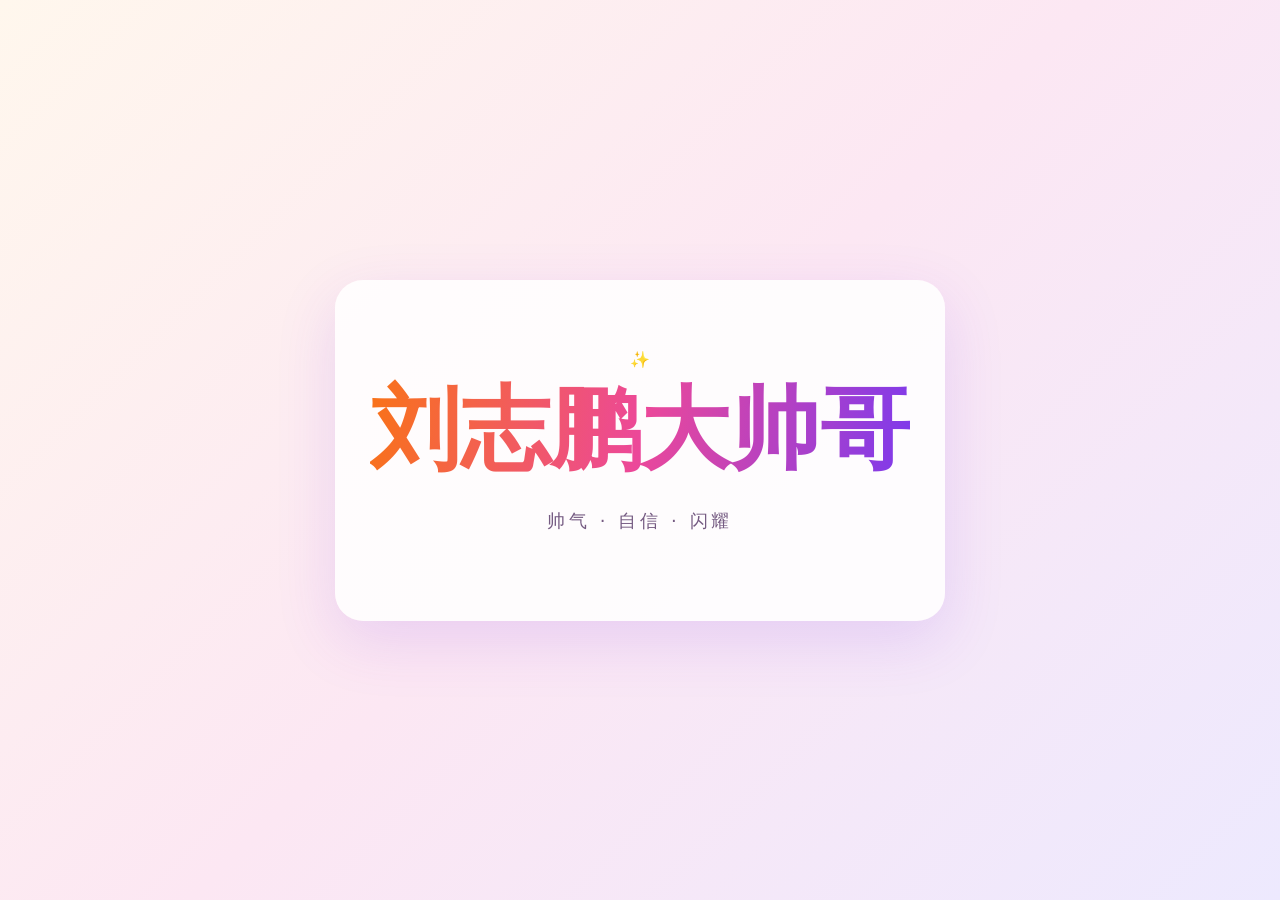
<file: liuzhipeng/index.html>
<!doctype html><html lang="zh-CN"><head><meta charset="utf-8"><meta name="viewport" content="width=device-width,initial-scale=1"><title>刘志鹏大帅哥</title><style>body{margin:0;min-height:100vh;display:grid;place-items:center;background:linear-gradient(135deg,#fff7ed,#fce7f3,#ede9fe);font-family:system-ui,"Microsoft YaHei",sans-serif}.card{text-align:center;padding:70px 35px;border-radius:28px;background:#ffffffdd;box-shadow:0 20px 60px #7c3aed25}h1{font-size:clamp(42px,10vw,90px);margin:0;background:linear-gradient(100deg,#f97316,#ec4899,#7c3aed);color:transparent;background-clip:text;-webkit-background-clip:text}p{color:#755b82;letter-spacing:.2em;font-size:18px}</style></head><body><main class="card"><div>✨</div><h1>刘志鹏大帅哥</h1><p>帅气 · 自信 · 闪耀</p></main></body></html>
</file>
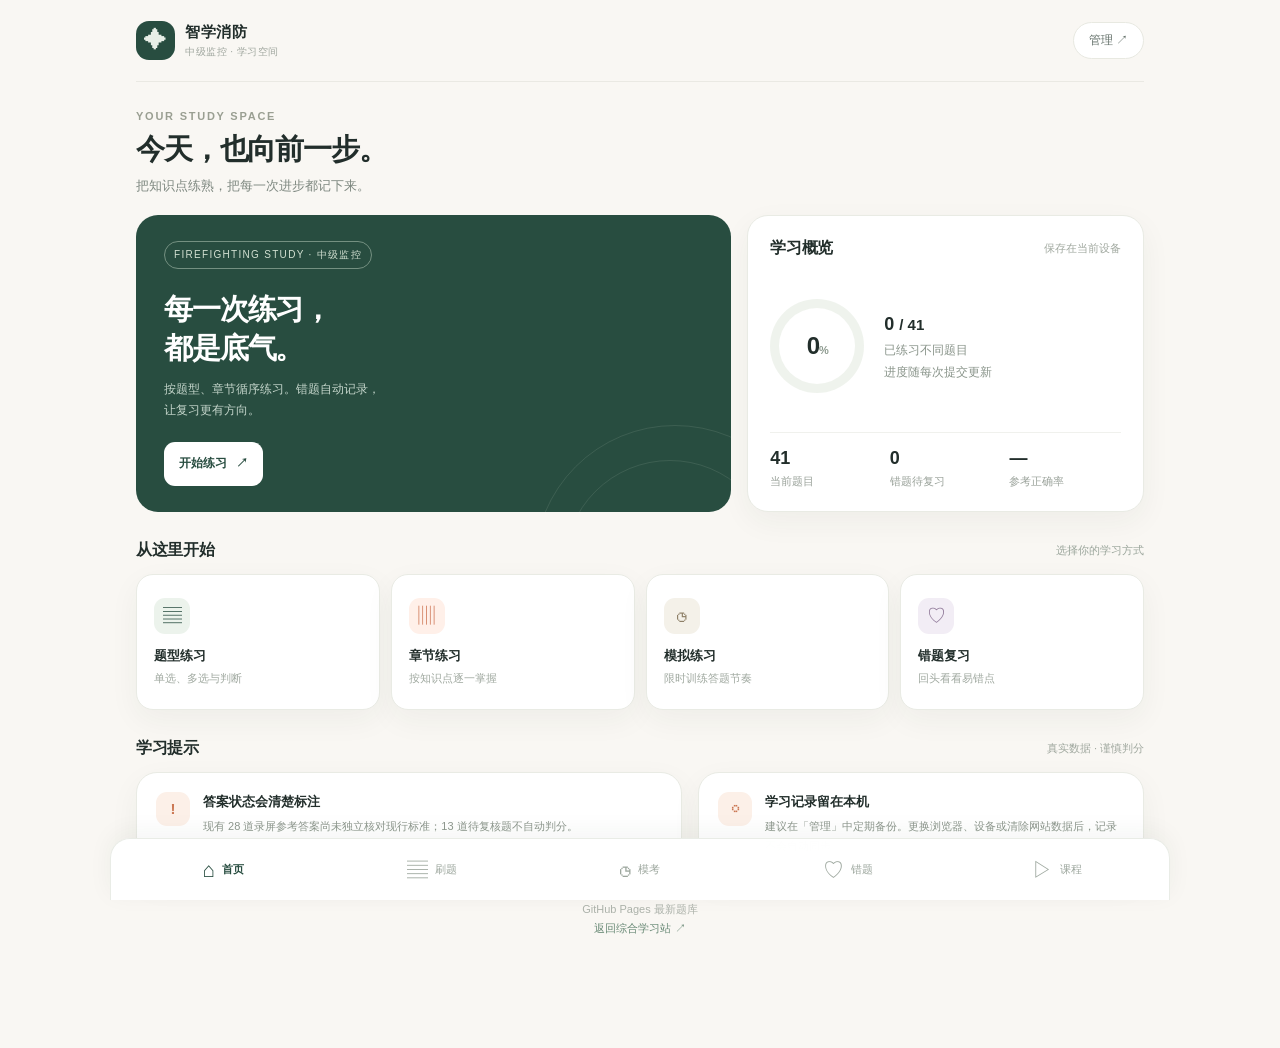
<file: study/index.html>
<!doctype html>
<html lang="zh-CN">
<head>
  <meta charset="utf-8">
  <meta name="viewport" content="width=device-width, initial-scale=1, viewport-fit=cover">
  <meta name="theme-color" content="#f9f7f3">
  <meta name="description" content="消防设施操作员中级监控学习站，支持章节练习、模拟练习和错题复习。">
  <title>智学消防 · 中级监控刷题</title>
  <link rel="stylesheet" href="style.css">
  <script src="app.js" defer></script>
</head>
<body>
  <div class="shell">
    <header class="topbar">
      <button class="brand" type="button" data-go="home" aria-label="智学消防首页"><span class="brand-icon" aria-hidden="true">✦</span><span>智学消防<small>中级监控 · 学习空间</small></span></button>
      <button class="top-link" type="button" data-action="settings">管理<span aria-hidden="true"> ↗</span></button>
    </header>
    <main id="main" tabindex="-1"></main>
    <nav class="bottom-nav" aria-label="主导航">
      <button data-page="home"><span aria-hidden="true">⌂</span>首页</button>
      <button data-page="practice"><span aria-hidden="true">▤</span>刷题</button>
      <button data-page="exam"><span aria-hidden="true">◷</span>模考</button>
      <button data-page="wrong"><span aria-hidden="true">♡</span>错题</button>
      <button data-page="videos"><span aria-hidden="true">▷</span>课程</button>
    </nav>
  </div>
  <div id="toast" role="status" aria-live="polite"></div>
  <input id="bank-file" type="file" accept="application/json,.json" hidden>
  <input id="backup-file" type="file" accept="application/json,.json" hidden>
</body>
</html>
</file>
<file: study/style.css>
:root{color-scheme:light;--bg:#f9f7f3;--ink:#222e2b;--muted:#7e8880;--green:#284d40;--light:#edf3ec;--orange:#d66a44;--line:#e9ebe4;--white:#fff;--shadow:0 10px 30px rgba(49,58,47,.05)}
*{box-sizing:border-box}html{scroll-behavior:smooth}body{margin:0;color:var(--ink);background:var(--bg);font-family:-apple-system,BlinkMacSystemFont,"PingFang SC","Microsoft YaHei",sans-serif;font-size:15px;-webkit-text-size-adjust:100%}button,input,select{font:inherit}button{cursor:pointer}button:focus-visible,a:focus-visible,input:focus-visible,select:focus-visible{outline:3px solid #f4b29b;outline-offset:2px}a{color:inherit;text-decoration:none}.shell{max-width:1060px;margin:0 auto;padding:0 26px 110px}.topbar{height:82px;display:flex;align-items:center;justify-content:space-between;border-bottom:1px solid #eae9e3}.brand{display:flex;gap:10px;align-items:center;font-weight:800;letter-spacing:.04em}.brand-icon{display:grid;place-items:center;width:39px;height:39px;background:var(--green);color:#e8efe7;border-radius:13px;font-size:22px}.brand small{display:block;color:#a0a79f;font-weight:500;font-size:10px;letter-spacing:.05em;margin-top:3px}.top-link{background:#fff;border:1px solid #e8e9e1;border-radius:999px;padding:9px 15px;font-size:12px;color:#64716a}.page-head{padding:28px 0 18px}.eyebrow{font-size:11px;letter-spacing:.16em;text-transform:uppercase;color:#9a9f92;font-weight:800}.page-head h1{font-size:29px;letter-spacing:-.04em;line-height:1.25;margin:9px 0 8px}.page-head p{margin:0;color:var(--muted);font-size:13px;line-height:1.7}.home-grid{display:grid;grid-template-columns:1.35fr .9fr;gap:16px}.hero{background:var(--green);color:#fff;border-radius:22px;padding:26px 28px;min-height:238px;position:relative;overflow:hidden}.hero:before,.hero:after{content:"";position:absolute;border:1px solid rgba(226,238,218,.11);border-radius:50%;width:280px;height:280px;right:-85px;bottom:-195px}.hero:after{width:210px;height:210px;right:-45px;bottom:-160px}.hero-label{display:inline-block;font-size:10px;letter-spacing:.13em;color:#d2e0d1;border:1px solid #749081;border-radius:99px;padding:6px 9px}.hero h2{font-size:29px;line-height:1.35;letter-spacing:-.04em;margin:21px 0 10px}.hero p{font-size:12px;color:#c5d6cb;line-height:1.8;margin:0 0 20px}.hero .button{position:relative;z-index:1}.button{display:inline-flex;align-items:center;justify-content:center;gap:9px;border:0;border-radius:11px;background:var(--green);color:white;padding:12px 17px;font-weight:700;font-size:13px;min-height:44px}.button.light{background:#fff;color:var(--green)}.button.soft{background:#edf3ec;color:var(--green)}.button.outline{background:#fff;color:var(--ink);border:1px solid #e4e8df}.button.orange{background:var(--orange)}.button:disabled{opacity:.42;cursor:not-allowed}.button.full{width:100%}.hero .button{font-size:12px;padding:10px 15px}.overview,.card,.notice-card,.empty-card{background:var(--white);border:1px solid var(--line);border-radius:21px;box-shadow:var(--shadow)}.overview{padding:22px;display:flex;flex-direction:column;justify-content:space-between}.over-top{display:flex;justify-content:space-between;align-items:center}.over-top h3,.section-title h2{margin:0;font-size:16px;letter-spacing:-.02em}.over-top small,.section-title small{font-size:11px;color:#a0a89f}.progress-area{display:flex;align-items:center;gap:20px;margin:18px 0}.ring{--pct:0;flex:none;width:94px;height:94px;border-radius:50%;display:grid;place-items:center;background:conic-gradient(#688f72 calc(var(--pct)*1%),#eff3ed 0);position:relative}.ring:before{content:"";position:absolute;inset:9px;background:#fff;border-radius:50%}.ring span{z-index:1;font-size:24px;letter-spacing:-.05em;font-weight:750}.ring span small{font-size:11px;color:#8d9a8f}.over-info{color:#89948a;font-size:12px;line-height:1.8}.over-info strong{color:var(--ink);font-size:18px}.mini-stats{display:grid;grid-template-columns:repeat(3,1fr);border-top:1px solid #f0f1ed;padding-top:15px;gap:8px}.mini-stats strong{display:block;font-size:18px}.mini-stats span{display:block;color:#9aa29a;font-size:11px;margin-top:5px}.section-title{display:flex;align-items:center;justify-content:space-between;margin:28px 0 13px}.section-title .more{color:#9aa59b;font-size:11px}.quick-grid{display:grid;grid-template-columns:repeat(4,1fr);gap:11px}.quick{min-height:136px;text-align:left;background:white;border:1px solid var(--line);border-radius:17px;padding:17px;box-shadow:var(--shadow);color:var(--ink)}.quick:hover,.chapter:hover{border-color:#b7ccba}.quick .iconbox{width:36px;height:36px;border-radius:11px;display:grid;place-items:center;background:#ecf3ec;color:var(--green);font-size:19px;margin-bottom:13px}.quick:nth-child(2) .iconbox{background:#fff0e9;color:#ce7655}.quick:nth-child(3) .iconbox{background:#f4f1e9;color:#8e8068}.quick:nth-child(4) .iconbox{background:#f2edf5;color:#8f7898}.quick b{display:block;font-size:13px}.quick small{display:block;color:#a0a9a0;font-size:11px;margin-top:6px;line-height:1.4}.home-bottom{display:grid;grid-template-columns:1.1fr .9fr;gap:16px}.notice-card{padding:19px;display:flex;align-items:flex-start;gap:13px}.notice-symbol{width:34px;height:34px;flex:none;border-radius:11px;background:#fcf0e8;color:#cb7753;display:grid;place-items:center;font-weight:800}.notice-card b{font-size:13px}.notice-card p{font-size:11px;color:#8d978d;line-height:1.8;margin:6px 0 0}.source-line{text-align:center;color:#acb2aa;font-size:11px;margin:24px 0 0;line-height:1.7}.source-line a{color:#698a76}.bottom-nav{display:flex;position:fixed;z-index:20;bottom:0;left:50%;transform:translateX(-50%);width:min(100%,1060px);background:rgba(255,255,255,.96);border:1px solid #e9ece6;border-bottom:0;border-radius:20px 20px 0 0;box-shadow:0 -6px 25px rgba(37,59,44,.05);padding:8px 8px calc(8px + env(safe-area-inset-bottom));backdrop-filter:blur(14px)}.bottom-nav button{flex:1;display:flex;align-items:center;justify-content:center;gap:7px;background:none;border:0;color:#9da79e;font-size:11px;padding:8px 2px;min-height:45px}.bottom-nav button span{font-size:21px;line-height:1}.bottom-nav button.active{color:var(--green);font-weight:800}.filter-bar{display:flex;gap:8px;overflow:auto;padding:3px 0 13px;scrollbar-width:none}.chip{flex:none;border:1px solid #e7ebe3;border-radius:99px;background:#fff;color:#748177;padding:8px 13px;font-size:12px;min-height:38px}.chip.active{background:var(--green);border-color:var(--green);color:white}.chapter-bar{display:flex;align-items:center;gap:8px;margin:0 0 12px;color:#8a958a;font-size:12px}.chapter-bar select{min-height:42px;max-width:75%;border:1px solid #e5e9e1;border-radius:10px;background:white;color:#33483b;padding:8px}.question{padding:23px;max-width:780px;margin:0 auto}.question-top{display:flex;align-items:center;justify-content:space-between;gap:8px}.badge{display:inline-flex;align-items:center;border-radius:99px;background:#eef4ee;color:#61836b;font-size:10px;padding:6px 9px;font-weight:700}.badge.pending{background:#fff3e7;color:#b77348}.badge.recorded{background:#eff1e9;color:#71805e}.question-number{font-size:11px;color:#a2aca2}.question h2{font-size:19px;line-height:1.65;letter-spacing:-.02em;margin:19px 0}.question .hint{font-size:12px;color:#98a198;margin:-6px 0 15px}.options{display:grid;gap:9px}.option{display:flex;align-items:flex-start;gap:11px;padding:14px;border:1px solid #ebeee8;background:#fcfdfa;border-radius:12px;line-height:1.55;font-size:14px}.option.selected{border-color:#71947a;background:#f2f7f1}.option input{accent-color:#416d50;margin:3px 0 0;width:17px;height:17px;flex:none}.option-label{display:inline-grid;place-items:center;flex:none;width:22px;height:22px;border-radius:7px;background:#f0f3ed;color:#637b67;font-size:11px;font-weight:800}.actions{display:flex;flex-wrap:wrap;gap:8px;margin-top:18px}.actions .button{flex:1}.result{margin-top:17px;padding:15px;border-radius:12px;font-size:13px;line-height:1.8;background:#edf6ef;color:#376149}.result.bad{background:#fff0eb;color:#aa6049}.result.pending{background:#fff8eb;color:#9e7448}.result b{display:block;font-size:14px}.result p{margin:6px 0 0}.qnav{display:flex;justify-content:space-between;align-items:center;margin:13px auto 0;max-width:780px}.qnav button{border:0;background:none;color:#6f8674;padding:12px;font-size:12px}.qnav button:disabled{opacity:.4}.empty-card{text-align:center;padding:37px 20px;color:#89958a;line-height:1.75}.empty-icon{font-size:30px;color:#a4b6a4}.empty-card h3{font-size:15px;color:#526458;margin:10px 0 5px}.empty-card p{font-size:12px;margin:0}.exam-panel,.settings-panel{padding:23px}.exam-hero{padding:28px;background:#edf3ea;border:1px solid #e4eadf;border-radius:20px}.exam-hero .iconbox{font-size:25px}.exam-hero h2{margin:12px 0 7px;font-size:22px}.exam-hero p,.help{color:#819083;font-size:12px;line-height:1.8}.exam-stats{display:flex;gap:25px;margin:20px 0}.exam-stats b{display:block;font-size:19px}.exam-stats span{color:#97a396;font-size:11px}.exam-select{display:flex;align-items:center;gap:10px;font-size:13px;margin:16px 0}.exam-select select{background:white;border:1px solid #e2e8dd;border-radius:9px;padding:9px}.exam-clock{font-variant-numeric:tabular-nums;color:var(--orange);font-weight:800}.exam-summary{margin-top:16px}.stat-grid{display:grid;grid-template-columns:repeat(3,1fr);gap:9px}.stat-grid div{background:#f8faf6;border:1px solid #eff2ed;border-radius:13px;text-align:center;padding:14px 4px}.stat-grid b{display:block;font-size:20px}.stat-grid span{font-size:11px;color:#9aa49b}.chapter-list{display:grid;grid-template-columns:repeat(2,1fr);gap:10px}.chapter{text-align:left;display:flex;justify-content:space-between;align-items:center;background:#fff;border:1px solid var(--line);border-radius:14px;padding:15px;color:var(--ink);min-height:65px}.chapter b{font-size:13px}.chapter small{color:#9aa59b;font-size:11px}.list-card{padding:17px;margin:10px 0}.list-card h3{font-size:14px;line-height:1.6;margin:8px 0}.list-card small{color:#91a091;font-size:11px}.list-card .button{margin-top:12px}.video-player{width:100%;background:#16231b;border-radius:13px;margin:12px 0;max-height:450px}.settings-panel{margin-bottom:12px}.settings-panel h2{font-size:15px;margin:0 0 8px}.settings-panel p{color:#8b968c;font-size:12px;line-height:1.8}.settings-panel .actions{margin-top:13px}.settings-panel code{background:#f0f3ed;padding:2px 4px;border-radius:4px;overflow-wrap:anywhere}.fine{font-size:11px;color:#9ca69c;line-height:1.8}.error{color:#b6503f}.back-link{border:0;background:none;color:#728a76;padding:0;font-size:12px}.hidden{display:none!important}#toast{position:fixed;left:50%;bottom:calc(86px + env(safe-area-inset-bottom));transform:translateX(-50%);z-index:50;border-radius:10px;background:#283d30;color:#fff;padding:10px 15px;font-size:12px;max-width:90vw;opacity:0;pointer-events:none;transition:opacity .2s}#toast.show{opacity:1}
@media(max-width:700px){.shell{padding:0 16px 110px}.topbar{height:68px}.page-head{padding:24px 0 15px}.page-head h1{font-size:26px}.home-grid,.home-bottom{grid-template-columns:1fr}.hero{min-height:213px;padding:23px}.hero h2{font-size:25px;margin-top:17px}.overview{padding:19px}.progress-area{margin:13px 0}.ring{width:80px;height:80px}.ring:before{inset:8px}.quick-grid{grid-template-columns:repeat(2,1fr);gap:9px}.quick{min-height:112px;padding:14px}.quick .iconbox{width:32px;height:32px;margin-bottom:9px}.section-title{margin-top:24px}.bottom-nav button{flex-direction:column;gap:3px;padding:4px 0;font-size:10px}.bottom-nav button span{font-size:21px}.question{padding:18px}.question h2{font-size:17px}.option{padding:12px}.chapter-list{grid-template-columns:1fr}.exam-panel,.settings-panel{padding:18px}}
@media(max-width:360px){.shell{padding-left:12px;padding-right:12px}.hero h2{font-size:23px}.mini-stats strong{font-size:16px}.actions .button{padding-left:11px;padding-right:11px}.question{padding:15px}}
@media(prefers-reduced-motion:reduce){html{scroll-behavior:auto}*{transition:none!important}}
.brand{border:0;background:none;color:var(--ink);padding:0;text-align:left}
</file>
